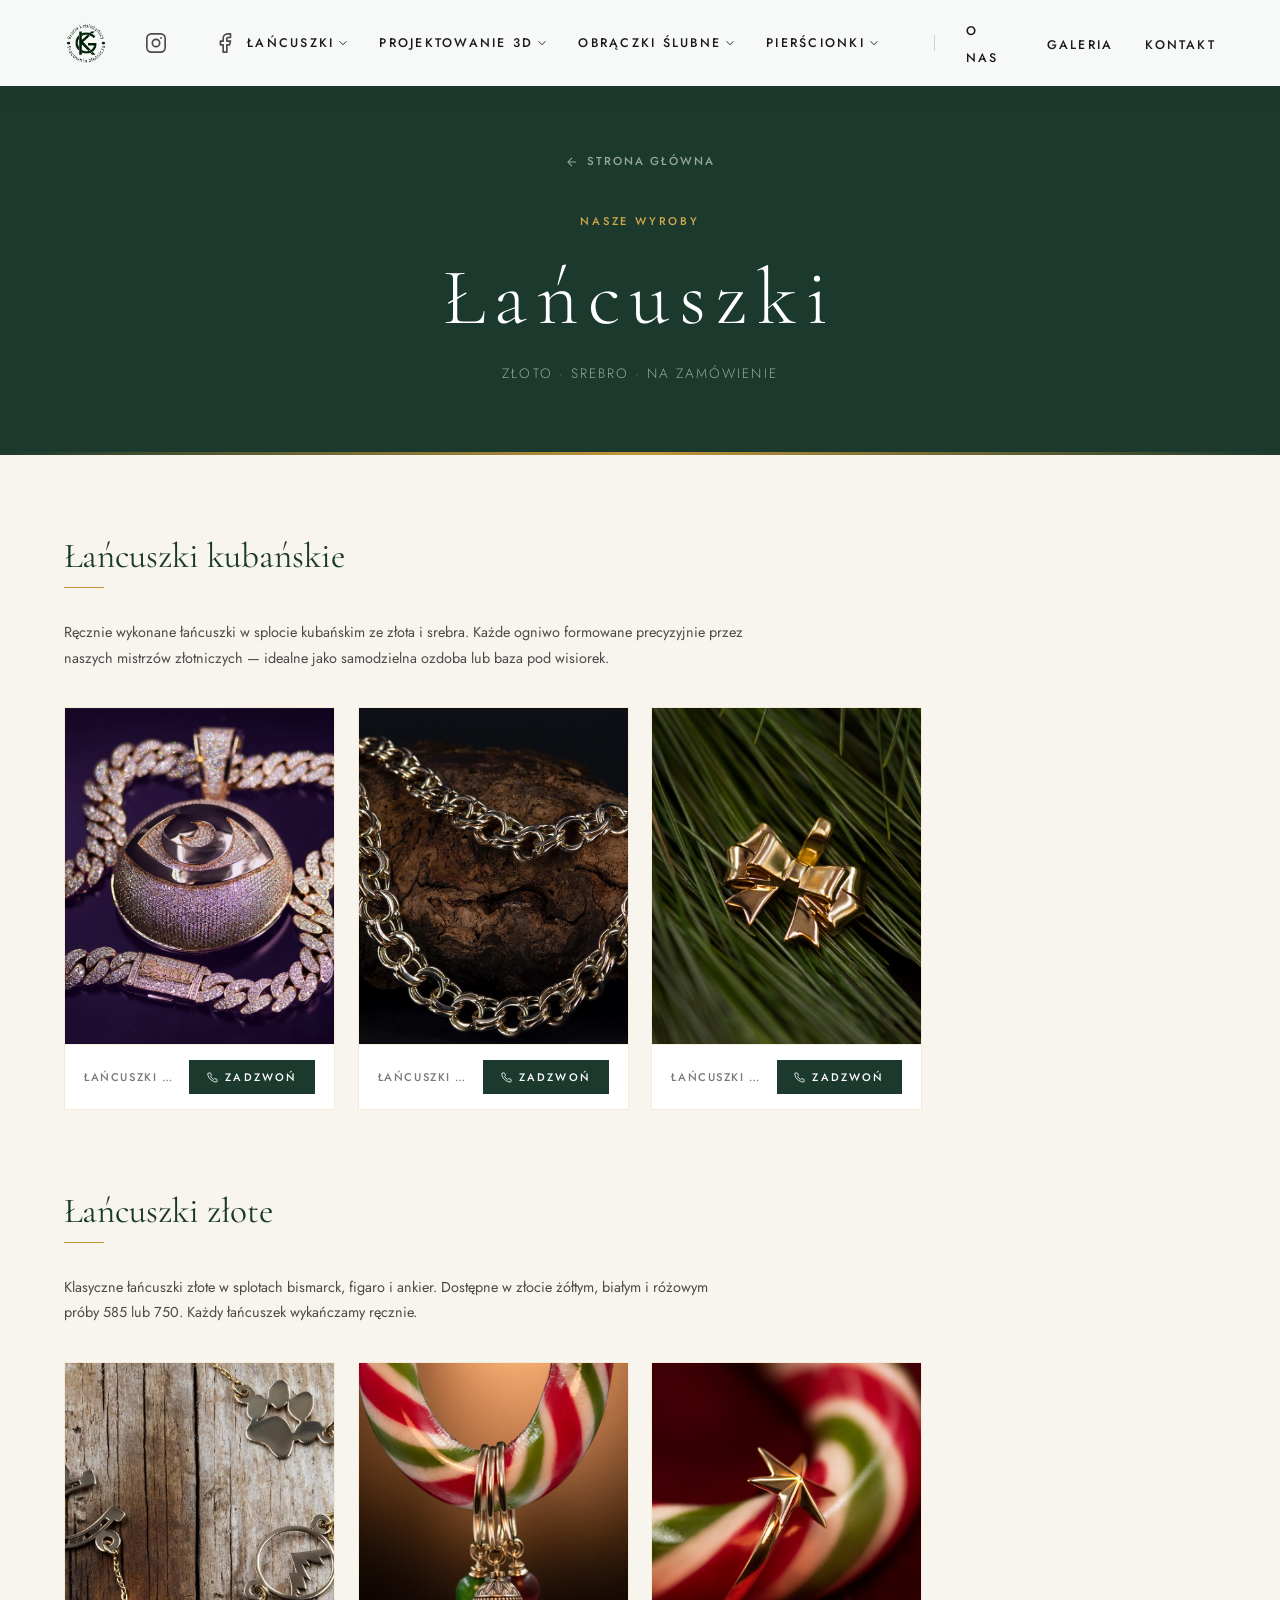
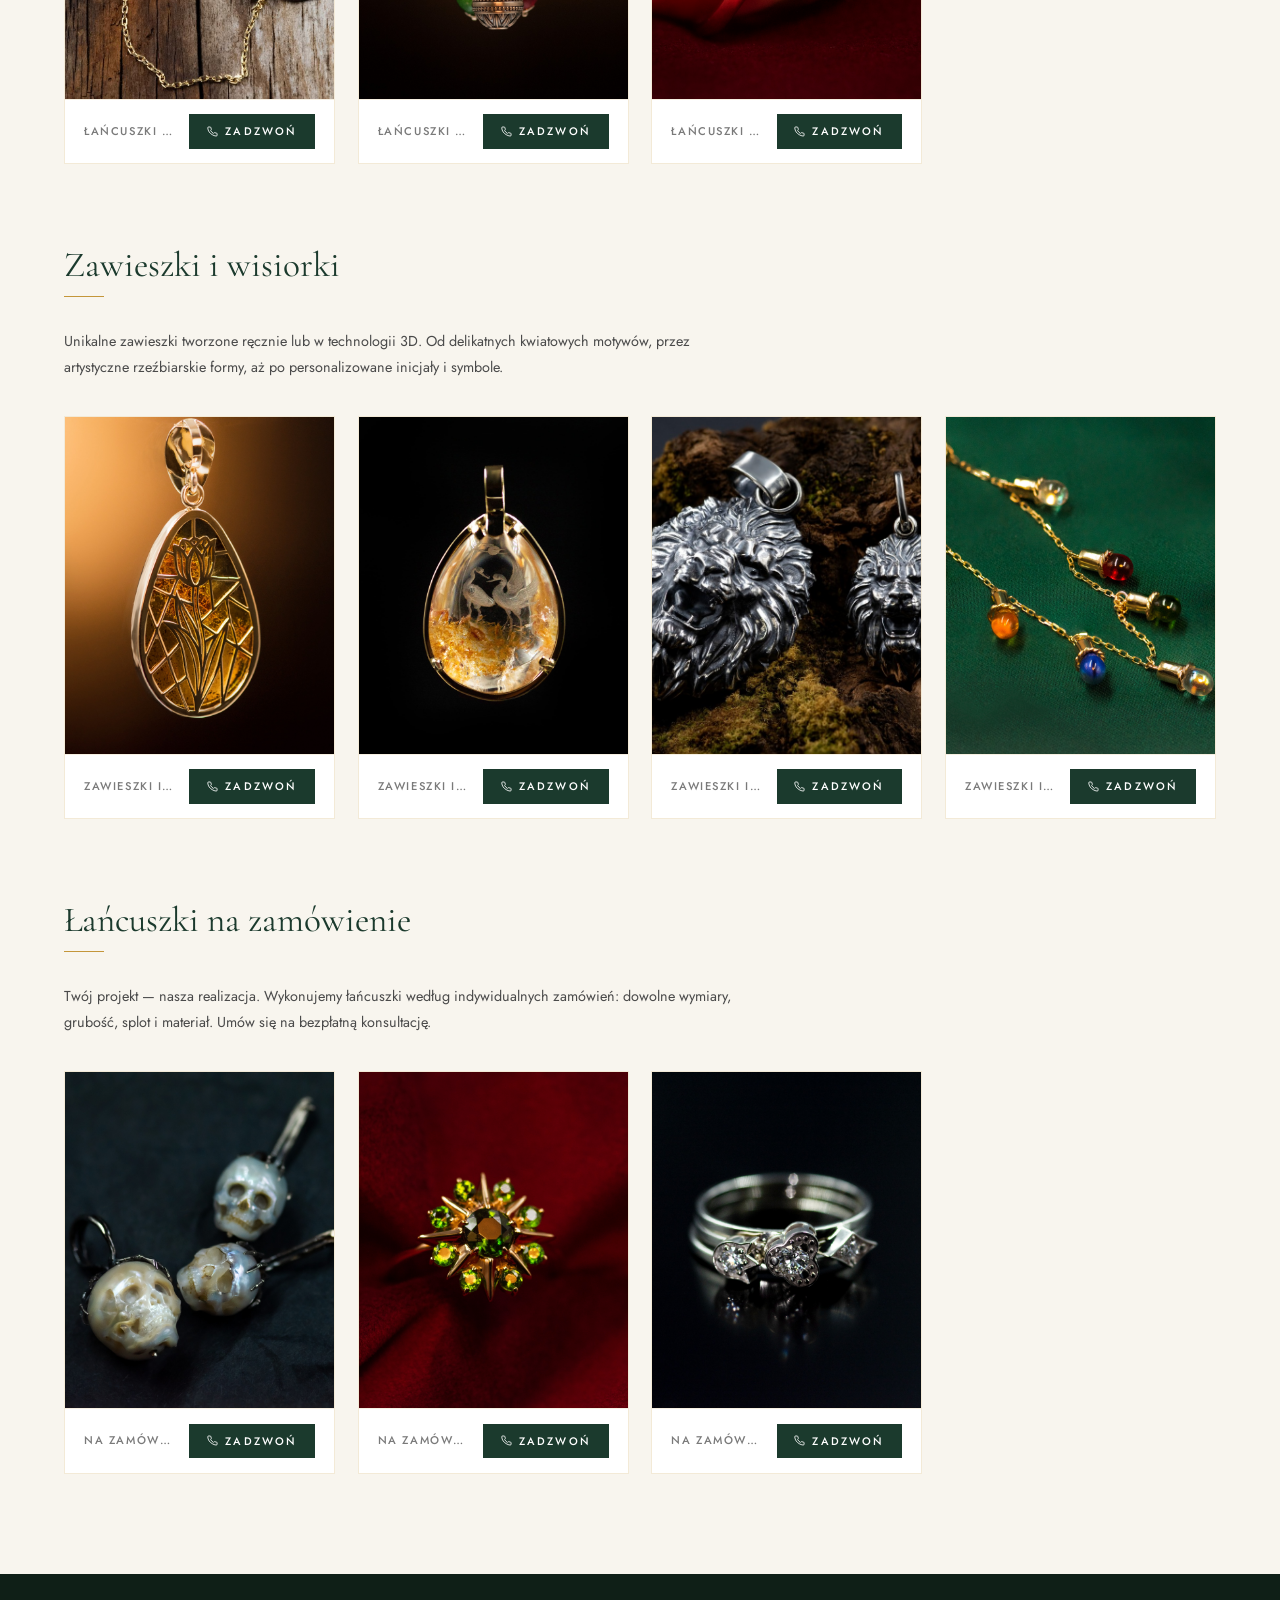
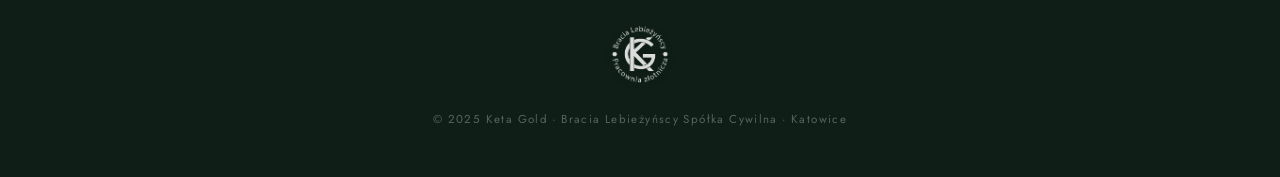
<file: lancuszki.html>
<!DOCTYPE html>
<html lang="pl">
<head>
  <meta charset="UTF-8" />
  <meta name="viewport" content="width=device-width, initial-scale=1.0" />
  <meta name="description" content="Łańcuszki złote i srebrne – Keta Gold Katowice. Kubańskie, złote, zawieszki i wisiorki na zamówienie. Ręczne wykonanie, projektowanie 3D." />
  <title>Łańcuszki – Keta Gold | Katowice</title>
  <link rel="preconnect" href="https://fonts.googleapis.com" />
  <link rel="preconnect" href="https://fonts.gstatic.com" crossorigin />
  <link href="https://fonts.googleapis.com/css2?family=Cormorant+Garamond:ital,wght@0,300;0,400;0,500;1,300;1,400&family=Jost:wght@300;400;500&display=swap" rel="stylesheet" />
  <link rel="stylesheet" href="css/style.css" />
</head>
<body>

  <!-- NAVIGATION -->
  <nav class="nav" id="nav">
    <div class="nav__inner">
      <div class="nav__brand">
        <a href="index.html" class="nav__logo" aria-label="Keta Gold – strona główna">
          <img src="images/logo.png" alt="Keta Gold logo" />
        </a>
        <div class="nav__socials">
          <div class="nav__social-item">
            <a href="https://www.instagram.com/ketagoldjewellery/" target="_blank" rel="noopener" class="nav__social-icon" aria-label="Instagram">
              <svg viewBox="0 0 24 24" fill="none"><rect x="2" y="2" width="20" height="20" rx="5" ry="5" stroke="currentColor" stroke-width="1.8"/><circle cx="12" cy="12" r="4" stroke="currentColor" stroke-width="1.8"/><circle cx="17.5" cy="6.5" r="1" fill="currentColor"/></svg>
            </a>
          </div>
          <div class="nav__social-item">
            <a href="https://www.facebook.com/ketagoldjewellery/" target="_blank" rel="noopener" class="nav__social-icon" aria-label="Facebook">
              <svg viewBox="0 0 24 24" fill="none"><path d="M18 2h-3a5 5 0 0 0-5 5v3H7v4h3v8h4v-8h3l1-4h-4V7a1 1 0 0 1 1-1h3z" stroke="currentColor" stroke-width="1.8" stroke-linejoin="round"/></svg>
            </a>
          </div>
        </div>
      </div>
      <div class="nav__menu">
        <ul class="nav__group nav__group--services">
          <li class="nav__has-dropdown">
            <span class="nav__dropdown-trigger">Łańcuszki <svg viewBox="0 0 12 8" fill="none"><path d="M1 1l5 5 5-5" stroke="currentColor" stroke-width="1.5" stroke-linecap="round"/></svg></span>
            <div class="nav__dropdown">
              <a href="lancuszki.html#lancuszki-kubanie">Łańcuszki kubańskie</a>
              <a href="lancuszki.html#lancuszki-zlote">Łańcuszki złote</a>
              <a href="lancuszki.html#lancuszki-zawieszki">Zawieszki i wisiorki</a>
              <a href="lancuszki.html#lancuszki-zamow">Na zamówienie</a>
            </div>
          </li>
          <li class="nav__has-dropdown">
            <span class="nav__dropdown-trigger">Projektowanie 3D <svg viewBox="0 0 12 8" fill="none"><path d="M1 1l5 5 5-5" stroke="currentColor" stroke-width="1.5" stroke-linecap="round"/></svg></span>
            <div class="nav__dropdown">
              <a href="projektowanie-3d.html#3d-modelowanie">Modelowanie cyfrowe</a>
              <a href="projektowanie-3d.html#3d-odlew">Odlew jubilerski</a>
              <a href="projektowanie-3d.html#3d-grawerowanie">Grawerowanie</a>
              <a href="projektowanie-3d.html#3d-personalizowane">Projekty personalizowane</a>
            </div>
          </li>
          <li class="nav__has-dropdown">
            <span class="nav__dropdown-trigger">Obrączki ślubne <svg viewBox="0 0 12 8" fill="none"><path d="M1 1l5 5 5-5" stroke="currentColor" stroke-width="1.5" stroke-linecap="round"/></svg></span>
            <div class="nav__dropdown">
              <a href="obraczki.html#obr-zloto">Złoto żółte</a>
              <a href="obraczki.html#obr-biale">Białe złoto</a>
              <a href="obraczki.html#obr-rozowe">Różowe złoto</a>
              <a href="obraczki.html#obr-kamienie">Z kamieniami szlachetnymi</a>
            </div>
          </li>
          <li class="nav__has-dropdown">
            <span class="nav__dropdown-trigger">Pierścionki <svg viewBox="0 0 12 8" fill="none"><path d="M1 1l5 5 5-5" stroke="currentColor" stroke-width="1.5" stroke-linecap="round"/></svg></span>
            <div class="nav__dropdown">
              <a href="pierscionki.html#pier-soliter">Soliter</a>
              <a href="pierscionki.html#pier-kolorowe">Z kamieniami kolorowymi</a>
              <a href="pierscionki.html#pier-autorskie">Projekty autorskie</a>
              <a href="pierscionki.html#pier-zamow">Na zamówienie</a>
            </div>
          </li>
        </ul>
        <ul class="nav__group nav__group--links">
          <li><a href="index.html#o-nas">O nas</a></li>
          <li><a href="index.html#galeria">Galeria</a></li>
          <li><a href="index.html#kontakt">Kontakt</a></li>
        </ul>
      </div>
      <button class="nav__hamburger" aria-label="Menu" aria-expanded="false">
        <span></span><span></span><span></span>
      </button>
    </div>
  </nav>

  <!-- MOBILE MENU -->
  <nav class="nav__mobile" aria-hidden="true">
    <a href="index.html#o-nas">O nas</a>
    <a href="lancuszki.html">Łańcuszki</a>
    <a href="obraczki.html">Obrączki ślubne</a>
    <a href="pierscionki.html">Pierścionki</a>
    <a href="projektowanie-3d.html">Projektowanie 3D</a>
    <a href="index.html#galeria">Galeria</a>
    <a href="index.html#kontakt">Kontakt</a>
    <div class="nav__mobile__contact">
      <a href="tel:+48730383649">730 383 649</a>
    </div>
  </nav>

  <!-- PAGE HERO -->
  <div class="service-hero">
    <div class="container">
      <a href="index.html" class="service-back">
        <svg viewBox="0 0 24 24" fill="none" stroke="currentColor" stroke-width="1.8"><path d="M19 12H5M12 5l-7 7 7 7"/></svg>
        Strona główna
      </a>
      <span class="section-label">Nasze wyroby</span>
      <h1 class="service-hero__title">Łańcuszki</h1>
      <p class="service-hero__sub">Złoto · Srebro · Na zamówienie</p>
    </div>
  </div>

  <!-- CONTENT -->
  <section class="service-content">
    <div class="container">

      <!-- Łańcuszki kubańskie -->
      <div class="service-product" id="lancuszki-kubanie">
        <div class="service-product__header">
          <h2 class="service-product__title">Łańcuszki kubańskie</h2>
        </div>
        <div class="service-product__line"></div>
        <p class="service-product__desc">Ręcznie wykonane łańcuszki w splocie kubańskim ze złota i srebra. Każde ogniwo formowane precyzyjnie przez naszych mistrzów złotniczych — idealne jako samodzielna ozdoba lub baza pod wisiorek.</p>
        <div class="photo-grid">
          <div class="photo-card">
            <div class="photo-card__img-wrap">
              <img src="images/464922204_18045934484076803_7547638130621449087_n.jpg" alt="Łańcuszek kubański" loading="lazy" />
              <div class="photo-card__overlay"><span class="photo-card__name">Łańcuszki kubańskie</span><p class="photo-card__info">Masywny łańcuszek w splocie kubańskim ze złota 585. Ogniwa formowane ręcznie przez naszych mistrzów złotniczych.</p></div>
            </div>
            <div class="photo-card__footer">
              <span class="photo-card__label">Łańcuszki kubańskie</span>
              <a href="tel:+48730383649" class="photo-card__call"><svg viewBox="0 0 24 24" fill="none" stroke="currentColor" stroke-width="1.8"><path d="M22 16.92v3a2 2 0 0 1-2.18 2 19.79 19.79 0 0 1-8.63-3.07A19.5 19.5 0 0 1 4.69 13a19.79 19.79 0 0 1-3.07-8.67A2 2 0 0 1 3.6 2.18h3a2 2 0 0 1 2 1.72c.127.96.361 1.903.7 2.81a2 2 0 0 1-.45 2.11L7.91 9.91a16 16 0 0 0 6.16 6.16l.95-.95a2 2 0 0 1 2.11-.45c.907.339 1.85.573 2.81.7A2 2 0 0 1 22 16.92z"/></svg>Zadzwoń</a>
            </div>
          </div>
          <div class="photo-card">
            <div class="photo-card__img-wrap">
              <img src="images/652132724_18089830217159542_1958357042268693419_n.jpg" alt="Łańcuszek kubański złoty" loading="lazy" />
              <div class="photo-card__overlay"><span class="photo-card__name">Łańcuszki kubańskie</span><p class="photo-card__info">Splot kubański z żółtego złota próby 750 – elegancja i siła w jednym. Każde ogniwo precyzyjnie wykończone.</p></div>
            </div>
            <div class="photo-card__footer">
              <span class="photo-card__label">Łańcuszki kubańskie</span>
              <a href="tel:+48730383649" class="photo-card__call"><svg viewBox="0 0 24 24" fill="none" stroke="currentColor" stroke-width="1.8"><path d="M22 16.92v3a2 2 0 0 1-2.18 2 19.79 19.79 0 0 1-8.63-3.07A19.5 19.5 0 0 1 4.69 13a19.79 19.79 0 0 1-3.07-8.67A2 2 0 0 1 3.6 2.18h3a2 2 0 0 1 2 1.72c.127.96.361 1.903.7 2.81a2 2 0 0 1-.45 2.11L7.91 9.91a16 16 0 0 0 6.16 6.16l.95-.95a2 2 0 0 1 2.11-.45c.907.339 1.85.573 2.81.7A2 2 0 0 1 22 16.92z"/></svg>Zadzwoń</a>
            </div>
          </div>
          <div class="photo-card">
            <div class="photo-card__img-wrap">
              <img src="images/596610791_1704964314118481_8191348050081366082_n.jpg" alt="Łańcuszek kubański ręczny" loading="lazy" />
              <div class="photo-card__overlay"><span class="photo-card__name">Łańcuszki kubańskie</span><p class="photo-card__info">Łańcuszek kubański z różowego złota – ciepłe tony i wyjątkowy charakter. Dostępny w różnych grubościach.</p></div>
            </div>
            <div class="photo-card__footer">
              <span class="photo-card__label">Łańcuszki kubańskie</span>
              <a href="tel:+48730383649" class="photo-card__call"><svg viewBox="0 0 24 24" fill="none" stroke="currentColor" stroke-width="1.8"><path d="M22 16.92v3a2 2 0 0 1-2.18 2 19.79 19.79 0 0 1-8.63-3.07A19.5 19.5 0 0 1 4.69 13a19.79 19.79 0 0 1-3.07-8.67A2 2 0 0 1 3.6 2.18h3a2 2 0 0 1 2 1.72c.127.96.361 1.903.7 2.81a2 2 0 0 1-.45 2.11L7.91 9.91a16 16 0 0 0 6.16 6.16l.95-.95a2 2 0 0 1 2.11-.45c.907.339 1.85.573 2.81.7A2 2 0 0 1 22 16.92z"/></svg>Zadzwoń</a>
            </div>
          </div>
        </div>
      </div>

      <!-- Łańcuszki złote -->
      <div class="service-product" id="lancuszki-zlote">
        <div class="service-product__header">
          <h2 class="service-product__title">Łańcuszki złote</h2>
        </div>
        <div class="service-product__line"></div>
        <p class="service-product__desc">Klasyczne łańcuszki złote w splotach bismarck, figaro i ankier. Dostępne w złocie żółtym, białym i różowym próby 585 lub 750. Każdy łańcuszek wykańczamy ręcznie.</p>
        <div class="photo-grid">
          <div class="photo-card">
            <div class="photo-card__img-wrap">
              <img src="images/649218822_18013255367672607_7876714700084012522_n.jpg" alt="Złoty łańcuszek z zawieszkami" loading="lazy" />
              <div class="photo-card__overlay"><span class="photo-card__name">Łańcuszki złote</span><p class="photo-card__info">Klasyczny łańcuszek złoty z zawieszkami. Złoto żółte 585, ręczne wykończenie każdego ogniwa.</p></div>
            </div>
            <div class="photo-card__footer">
              <span class="photo-card__label">Łańcuszki złote</span>
              <a href="tel:+48730383649" class="photo-card__call"><svg viewBox="0 0 24 24" fill="none" stroke="currentColor" stroke-width="1.8"><path d="M22 16.92v3a2 2 0 0 1-2.18 2 19.79 19.79 0 0 1-8.63-3.07A19.5 19.5 0 0 1 4.69 13a19.79 19.79 0 0 1-3.07-8.67A2 2 0 0 1 3.6 2.18h3a2 2 0 0 1 2 1.72c.127.96.361 1.903.7 2.81a2 2 0 0 1-.45 2.11L7.91 9.91a16 16 0 0 0 6.16 6.16l.95-.95a2 2 0 0 1 2.11-.45c.907.339 1.85.573 2.81.7A2 2 0 0 1 22 16.92z"/></svg>Zadzwoń</a>
            </div>
          </div>
          <div class="photo-card">
            <div class="photo-card__img-wrap">
              <img src="images/597553336_1705880320693547_6138536106631613631_n.jpg" alt="Łańcuszek złoty figaro" loading="lazy" />
              <div class="photo-card__overlay"><span class="photo-card__name">Łańcuszki złote</span><p class="photo-card__info">Łańcuszek w splocie figaro z żółtego złota 585 – subtelny i kobiecy design, ponadczasowa klasyka.</p></div>
            </div>
            <div class="photo-card__footer">
              <span class="photo-card__label">Łańcuszki złote</span>
              <a href="tel:+48730383649" class="photo-card__call"><svg viewBox="0 0 24 24" fill="none" stroke="currentColor" stroke-width="1.8"><path d="M22 16.92v3a2 2 0 0 1-2.18 2 19.79 19.79 0 0 1-8.63-3.07A19.5 19.5 0 0 1 4.69 13a19.79 19.79 0 0 1-3.07-8.67A2 2 0 0 1 3.6 2.18h3a2 2 0 0 1 2 1.72c.127.96.361 1.903.7 2.81a2 2 0 0 1-.45 2.11L7.91 9.91a16 16 0 0 0 6.16 6.16l.95-.95a2 2 0 0 1 2.11-.45c.907.339 1.85.573 2.81.7A2 2 0 0 1 22 16.92z"/></svg>Zadzwoń</a>
            </div>
          </div>
          <div class="photo-card">
            <div class="photo-card__img-wrap">
              <img src="images/598579502_1706583243956588_2489800773339215270_n.jpg" alt="Łańcuszek złoty bismarck" loading="lazy" />
              <div class="photo-card__overlay"><span class="photo-card__name">Łańcuszki złote</span><p class="photo-card__info">Bismarck z białego złota – masywna forma, szlachetny platynowy połysk. Ręcznie wykończony.</p></div>
            </div>
            <div class="photo-card__footer">
              <span class="photo-card__label">Łańcuszki złote</span>
              <a href="tel:+48730383649" class="photo-card__call"><svg viewBox="0 0 24 24" fill="none" stroke="currentColor" stroke-width="1.8"><path d="M22 16.92v3a2 2 0 0 1-2.18 2 19.79 19.79 0 0 1-8.63-3.07A19.5 19.5 0 0 1 4.69 13a19.79 19.79 0 0 1-3.07-8.67A2 2 0 0 1 3.6 2.18h3a2 2 0 0 1 2 1.72c.127.96.361 1.903.7 2.81a2 2 0 0 1-.45 2.11L7.91 9.91a16 16 0 0 0 6.16 6.16l.95-.95a2 2 0 0 1 2.11-.45c.907.339 1.85.573 2.81.7A2 2 0 0 1 22 16.92z"/></svg>Zadzwoń</a>
            </div>
          </div>
        </div>
      </div>

      <!-- Zawieszki i wisiorki -->
      <div class="service-product" id="lancuszki-zawieszki">
        <div class="service-product__header">
          <h2 class="service-product__title">Zawieszki i wisiorki</h2>
        </div>
        <div class="service-product__line"></div>
        <p class="service-product__desc">Unikalne zawieszki tworzone ręcznie lub w technologii 3D. Od delikatnych kwiatowych motywów, przez artystyczne rzeźbiarskie formy, aż po personalizowane inicjały i symbole.</p>
        <div class="photo-grid">
          <div class="photo-card">
            <div class="photo-card__img-wrap">
              <img src="images/652395713_1790529945561917_4396226358533787911_n.jpg" alt="Zawieszki złote" loading="lazy" />
              <div class="photo-card__overlay"><span class="photo-card__name">Zawieszki i wisiorki</span><p class="photo-card__info">Artystyczna zawieszka ze złota z motywem kwiatowym – modelowana ręcznie w naszej pracowni.</p></div>
            </div>
            <div class="photo-card__footer">
              <span class="photo-card__label">Zawieszki i wisiorki</span>
              <a href="tel:+48730383649" class="photo-card__call"><svg viewBox="0 0 24 24" fill="none" stroke="currentColor" stroke-width="1.8"><path d="M22 16.92v3a2 2 0 0 1-2.18 2 19.79 19.79 0 0 1-8.63-3.07A19.5 19.5 0 0 1 4.69 13a19.79 19.79 0 0 1-3.07-8.67A2 2 0 0 1 3.6 2.18h3a2 2 0 0 1 2 1.72c.127.96.361 1.903.7 2.81a2 2 0 0 1-.45 2.11L7.91 9.91a16 16 0 0 0 6.16 6.16l.95-.95a2 2 0 0 1 2.11-.45c.907.339 1.85.573 2.81.7A2 2 0 0 1 22 16.92z"/></svg>Zadzwoń</a>
            </div>
          </div>
          <div class="photo-card">
            <div class="photo-card__img-wrap">
              <img src="images/518396244_1574531230495124_3612413421979046424_n.jpg" alt="Wisiorek grawerowany" loading="lazy" />
              <div class="photo-card__overlay"><span class="photo-card__name">Zawieszki i wisiorki</span><p class="photo-card__info">Wisiorek z grawerunkiem wewnątrz kryształu – unikalne dzieło tworzone na indywidualne zamówienie.</p></div>
            </div>
            <div class="photo-card__footer">
              <span class="photo-card__label">Zawieszki i wisiorki</span>
              <a href="tel:+48730383649" class="photo-card__call"><svg viewBox="0 0 24 24" fill="none" stroke="currentColor" stroke-width="1.8"><path d="M22 16.92v3a2 2 0 0 1-2.18 2 19.79 19.79 0 0 1-8.63-3.07A19.5 19.5 0 0 1 4.69 13a19.79 19.79 0 0 1-3.07-8.67A2 2 0 0 1 3.6 2.18h3a2 2 0 0 1 2 1.72c.127.96.361 1.903.7 2.81a2 2 0 0 1-.45 2.11L7.91 9.91a16 16 0 0 0 6.16 6.16l.95-.95a2 2 0 0 1 2.11-.45c.907.339 1.85.573 2.81.7A2 2 0 0 1 22 16.92z"/></svg>Zadzwoń</a>
            </div>
          </div>
          <div class="photo-card">
            <div class="photo-card__img-wrap">
              <img src="images/620499730_18100132564867793_5886379338599602004_n.jpg" alt="Srebrne wisiorki" loading="lazy" />
              <div class="photo-card__overlay"><span class="photo-card__name">Zawieszki i wisiorki</span><p class="photo-card__info">Srebrne wisiorki z motywem lwa – precyzyjne odlewy jubilerskie, doskonała dbałość o każdy detal.</p></div>
            </div>
            <div class="photo-card__footer">
              <span class="photo-card__label">Zawieszki i wisiorki</span>
              <a href="tel:+48730383649" class="photo-card__call"><svg viewBox="0 0 24 24" fill="none" stroke="currentColor" stroke-width="1.8"><path d="M22 16.92v3a2 2 0 0 1-2.18 2 19.79 19.79 0 0 1-8.63-3.07A19.5 19.5 0 0 1 4.69 13a19.79 19.79 0 0 1-3.07-8.67A2 2 0 0 1 3.6 2.18h3a2 2 0 0 1 2 1.72c.127.96.361 1.903.7 2.81a2 2 0 0 1-.45 2.11L7.91 9.91a16 16 0 0 0 6.16 6.16l.95-.95a2 2 0 0 1 2.11-.45c.907.339 1.85.573 2.81.7A2 2 0 0 1 22 16.92z"/></svg>Zadzwoń</a>
            </div>
          </div>
          <div class="photo-card">
            <div class="photo-card__img-wrap">
              <img src="images/599631199_1712036423411270_6046415144635462184_n.jpg" alt="Wisiorek artystyczny" loading="lazy" />
              <div class="photo-card__overlay"><span class="photo-card__name">Zawieszki i wisiorki</span><p class="photo-card__info">Personalizowana zawieszka ze złota – wyjątkowy prezent z inicjałami lub symbolem osobistym.</p></div>
            </div>
            <div class="photo-card__footer">
              <span class="photo-card__label">Zawieszki i wisiorki</span>
              <a href="tel:+48730383649" class="photo-card__call"><svg viewBox="0 0 24 24" fill="none" stroke="currentColor" stroke-width="1.8"><path d="M22 16.92v3a2 2 0 0 1-2.18 2 19.79 19.79 0 0 1-8.63-3.07A19.5 19.5 0 0 1 4.69 13a19.79 19.79 0 0 1-3.07-8.67A2 2 0 0 1 3.6 2.18h3a2 2 0 0 1 2 1.72c.127.96.361 1.903.7 2.81a2 2 0 0 1-.45 2.11L7.91 9.91a16 16 0 0 0 6.16 6.16l.95-.95a2 2 0 0 1 2.11-.45c.907.339 1.85.573 2.81.7A2 2 0 0 1 22 16.92z"/></svg>Zadzwoń</a>
            </div>
          </div>
        </div>
      </div>

      <!-- Na zamówienie -->
      <div class="service-product" id="lancuszki-zamow">
        <div class="service-product__header">
          <h2 class="service-product__title">Łańcuszki na zamówienie</h2>
        </div>
        <div class="service-product__line"></div>
        <p class="service-product__desc">Twój projekt — nasza realizacja. Wykonujemy łańcuszki według indywidualnych zamówień: dowolne wymiary, grubość, splot i materiał. Umów się na bezpłatną konsultację.</p>
        <div class="photo-grid">
          <div class="photo-card">
            <div class="photo-card__img-wrap">
              <img src="images/550168238_1674901297124783_3264672919285235873_n.jpg" alt="Biżuteria na zamówienie" loading="lazy" />
              <div class="photo-card__overlay"><span class="photo-card__name">Na zamówienie</span><p class="photo-card__info">Biżuteria tworzona od podstaw – Twój projekt, nasza realizacja. Złoto 585 lub 750, dowolny krój.</p></div>
            </div>
            <div class="photo-card__footer">
              <span class="photo-card__label">Na zamówienie</span>
              <a href="tel:+48730383649" class="photo-card__call"><svg viewBox="0 0 24 24" fill="none" stroke="currentColor" stroke-width="1.8"><path d="M22 16.92v3a2 2 0 0 1-2.18 2 19.79 19.79 0 0 1-8.63-3.07A19.5 19.5 0 0 1 4.69 13a19.79 19.79 0 0 1-3.07-8.67A2 2 0 0 1 3.6 2.18h3a2 2 0 0 1 2 1.72c.127.96.361 1.903.7 2.81a2 2 0 0 1-.45 2.11L7.91 9.91a16 16 0 0 0 6.16 6.16l.95-.95a2 2 0 0 1 2.11-.45c.907.339 1.85.573 2.81.7A2 2 0 0 1 22 16.92z"/></svg>Zadzwoń</a>
            </div>
          </div>
          <div class="photo-card">
            <div class="photo-card__img-wrap">
              <img src="images/600882093_1712198243395088_9040872576884795886_n.jpg" alt="Łańcuszek indywidualny" loading="lazy" />
              <div class="photo-card__overlay"><span class="photo-card__name">Na zamówienie</span><p class="photo-card__info">Każdy łańcuszek na zamówienie to unikalne dzieło. Bezpłatna konsultacja w naszym salonie.</p></div>
            </div>
            <div class="photo-card__footer">
              <span class="photo-card__label">Na zamówienie</span>
              <a href="tel:+48730383649" class="photo-card__call"><svg viewBox="0 0 24 24" fill="none" stroke="currentColor" stroke-width="1.8"><path d="M22 16.92v3a2 2 0 0 1-2.18 2 19.79 19.79 0 0 1-8.63-3.07A19.5 19.5 0 0 1 4.69 13a19.79 19.79 0 0 1-3.07-8.67A2 2 0 0 1 3.6 2.18h3a2 2 0 0 1 2 1.72c.127.96.361 1.903.7 2.81a2 2 0 0 1-.45 2.11L7.91 9.91a16 16 0 0 0 6.16 6.16l.95-.95a2 2 0 0 1 2.11-.45c.907.339 1.85.573 2.81.7A2 2 0 0 1 22 16.92z"/></svg>Zadzwoń</a>
            </div>
          </div>
          <div class="photo-card">
            <div class="photo-card__img-wrap">
              <img src="images/602293834_1714791853135727_2847569114641339693_n.jpg" alt="Projekt indywidualny" loading="lazy" />
              <div class="photo-card__overlay"><span class="photo-card__name">Na zamówienie</span><p class="photo-card__info">Wykonujemy łańcuszki w dowolnym splocie, grubości i metalu szlachetnym. Projekt 3D w cenie.</p></div>
            </div>
            <div class="photo-card__footer">
              <span class="photo-card__label">Na zamówienie</span>
              <a href="tel:+48730383649" class="photo-card__call"><svg viewBox="0 0 24 24" fill="none" stroke="currentColor" stroke-width="1.8"><path d="M22 16.92v3a2 2 0 0 1-2.18 2 19.79 19.79 0 0 1-8.63-3.07A19.5 19.5 0 0 1 4.69 13a19.79 19.79 0 0 1-3.07-8.67A2 2 0 0 1 3.6 2.18h3a2 2 0 0 1 2 1.72c.127.96.361 1.903.7 2.81a2 2 0 0 1-.45 2.11L7.91 9.91a16 16 0 0 0 6.16 6.16l.95-.95a2 2 0 0 1 2.11-.45c.907.339 1.85.573 2.81.7A2 2 0 0 1 22 16.92z"/></svg>Zadzwoń</a>
            </div>
          </div>
        </div>
      </div>

    </div>
  </section>

  <!-- FOOTER -->
  <footer class="footer">
    <div class="container">
      <div class="footer__logo">
        <img src="images/logo.png" alt="Keta Gold" />
      </div>
      <p class="footer__copy">&copy; 2025 Keta Gold · Bracia Lebieżyńscy Spółka Cywilna · Katowice</p>
    </div>
  </footer>

  <script src="js/main.js"></script>
</body>
</html>
</file>
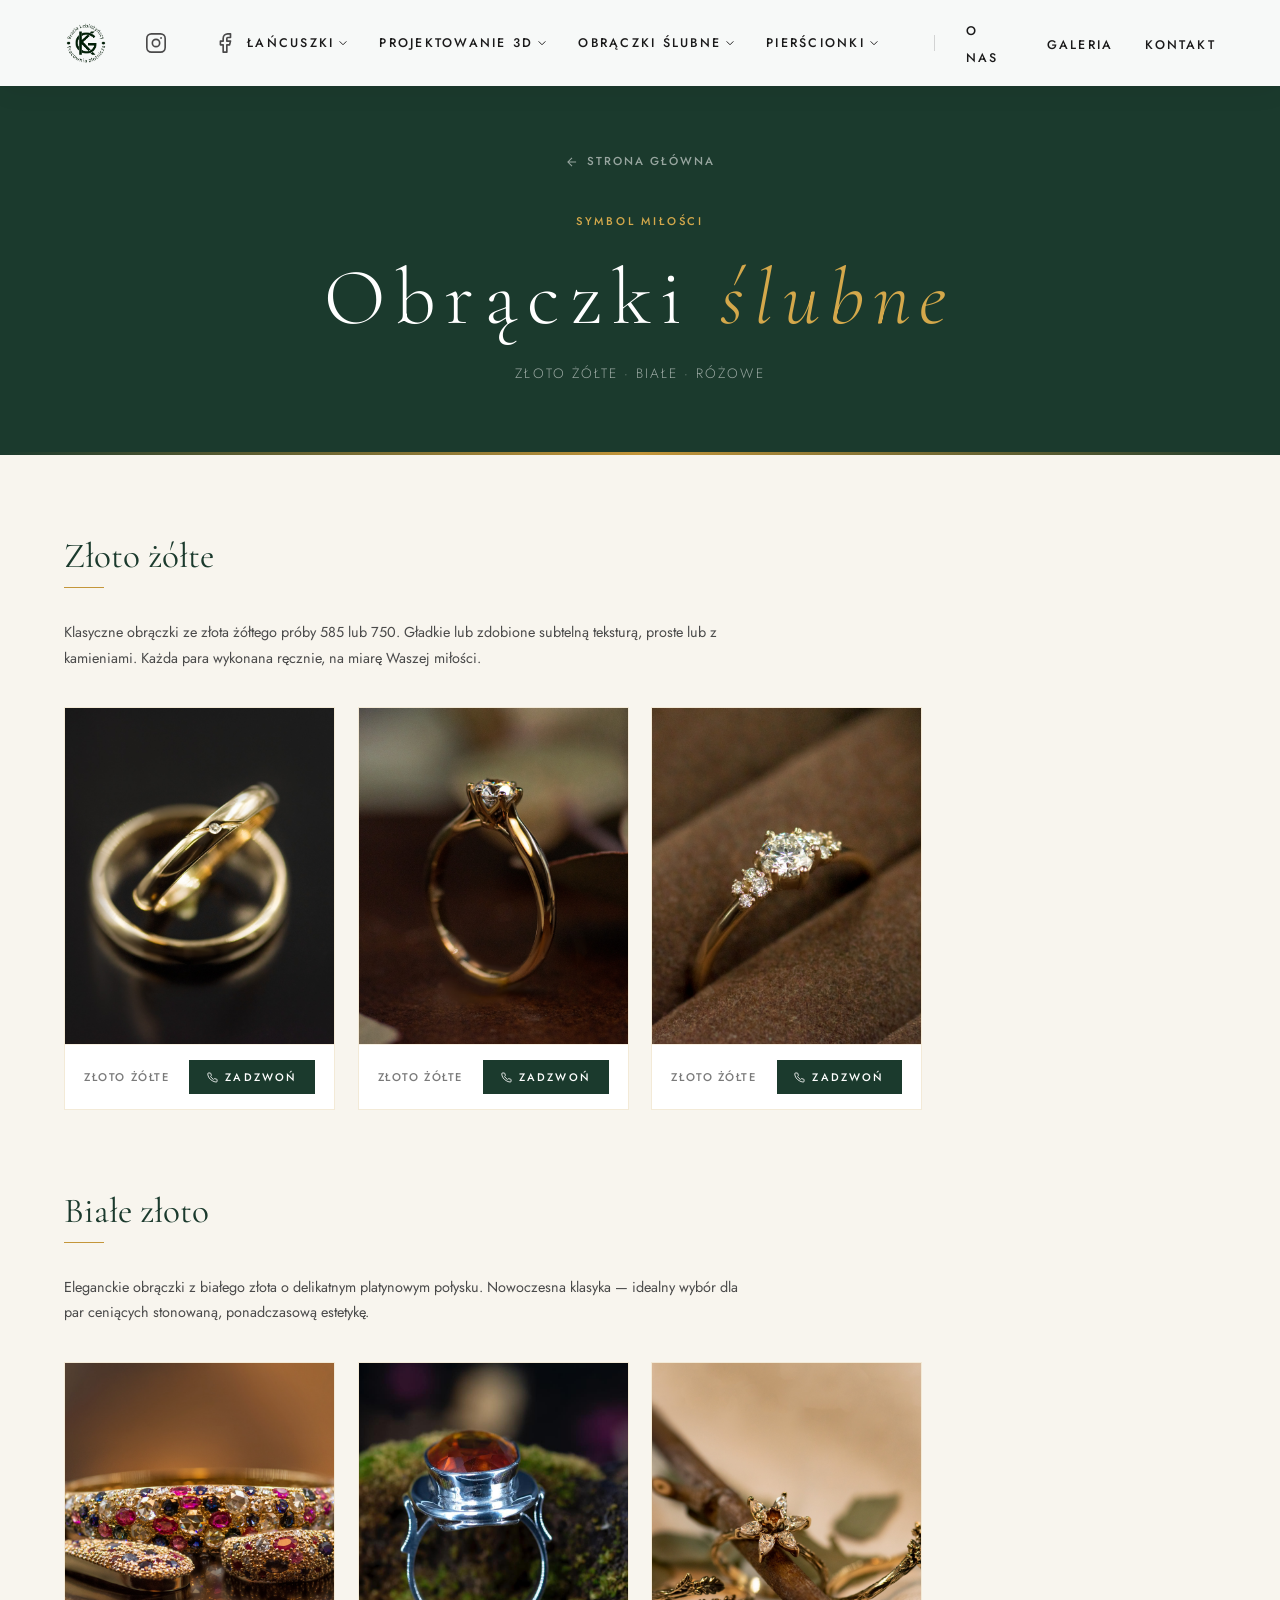
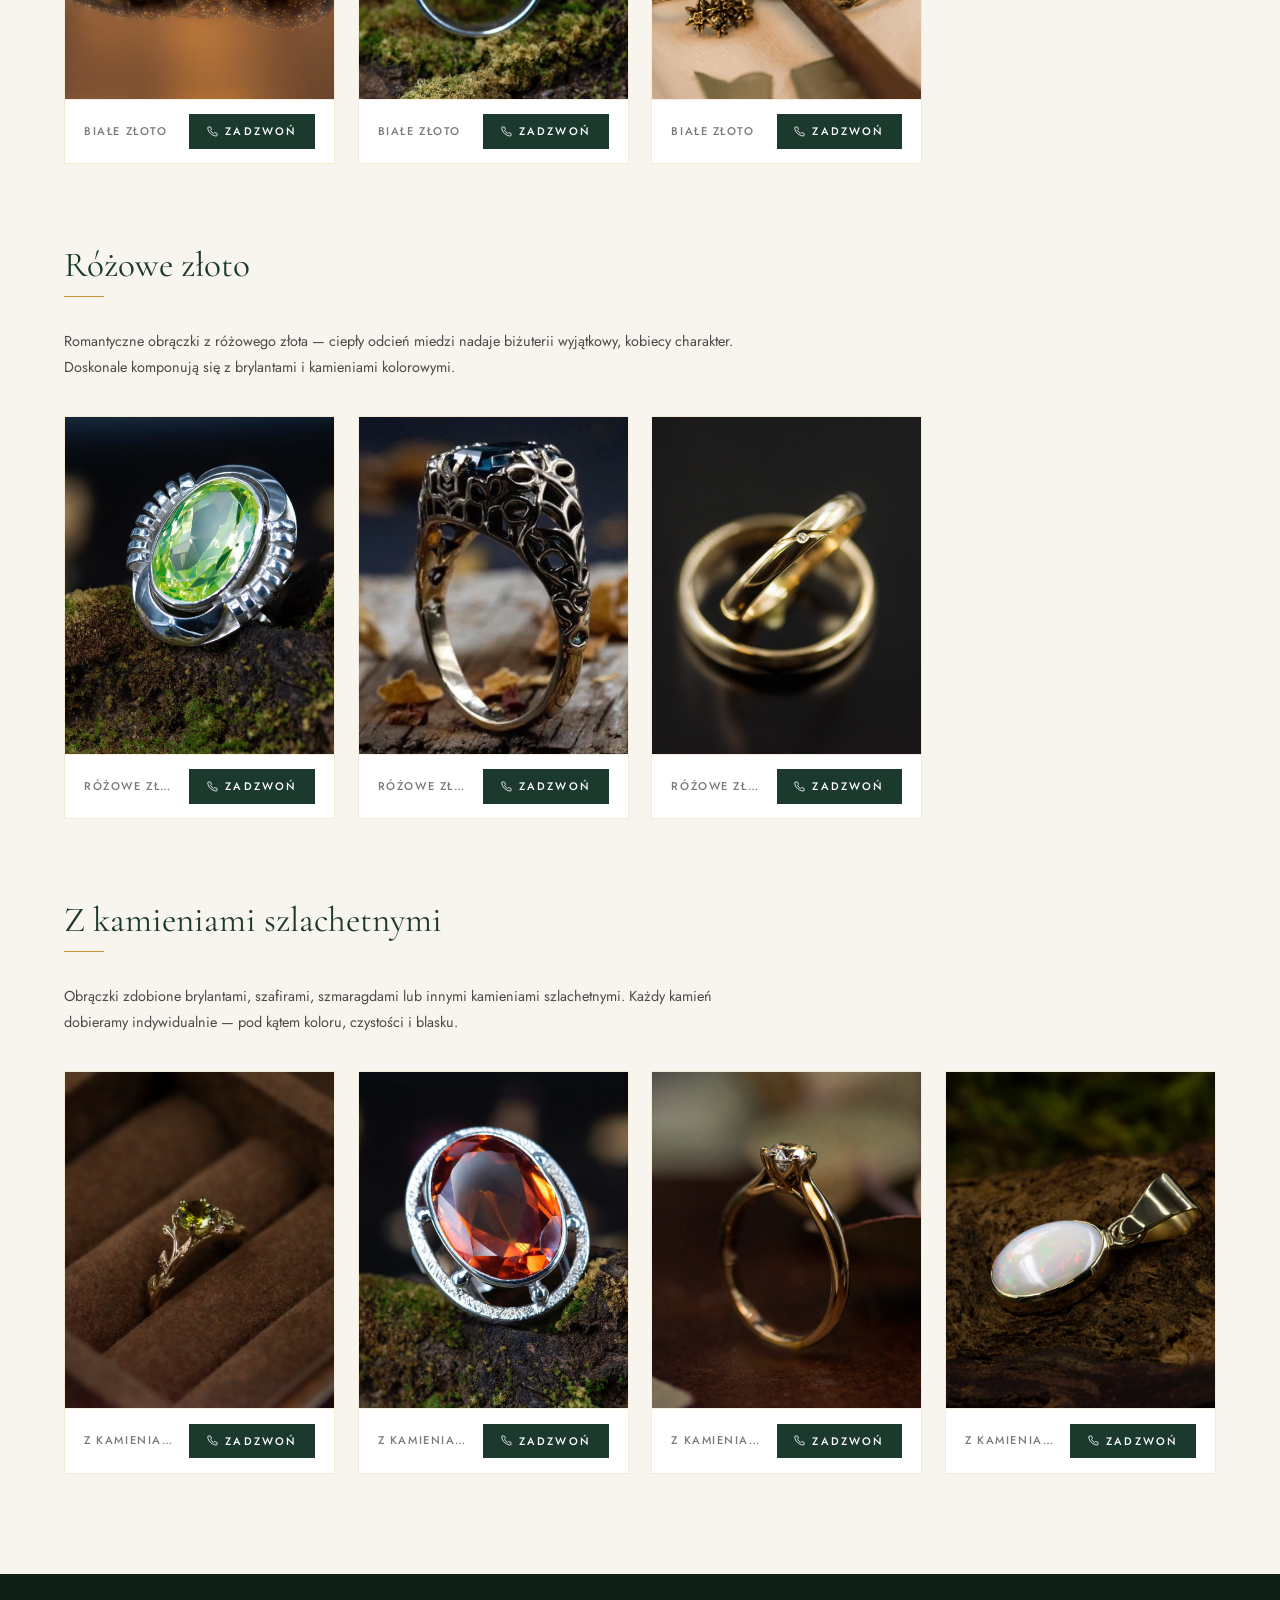
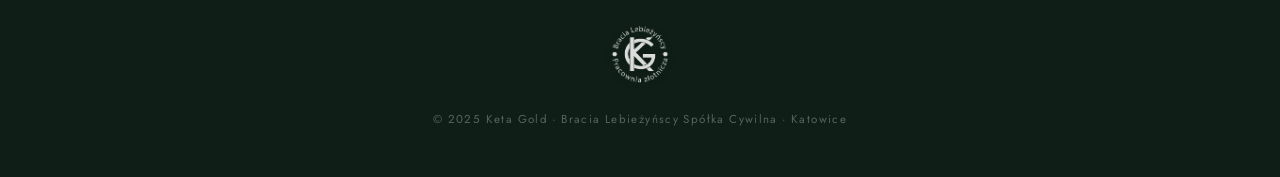
<file: obraczki.html>
<!DOCTYPE html>
<html lang="pl">
<head>
  <meta charset="UTF-8" />
  <meta name="viewport" content="width=device-width, initial-scale=1.0" />
  <meta name="description" content="Obrączki ślubne – Keta Gold Katowice. Złoto żółte, białe, różowe i z kamieniami szlachetnymi. Ręczne wykonanie na zamówienie." />
  <title>Obrączki ślubne – Keta Gold | Katowice</title>
  <link rel="preconnect" href="https://fonts.googleapis.com" />
  <link rel="preconnect" href="https://fonts.gstatic.com" crossorigin />
  <link href="https://fonts.googleapis.com/css2?family=Cormorant+Garamond:ital,wght@0,300;0,400;0,500;1,300;1,400&family=Jost:wght@300;400;500&display=swap" rel="stylesheet" />
  <link rel="stylesheet" href="css/style.css" />
</head>
<body>

  <!-- NAVIGATION -->
  <nav class="nav" id="nav">
    <div class="nav__inner">
      <div class="nav__brand">
        <a href="index.html" class="nav__logo" aria-label="Keta Gold – strona główna">
          <img src="images/logo.png" alt="Keta Gold logo" />
        </a>
        <div class="nav__socials">
          <div class="nav__social-item">
            <a href="https://www.instagram.com/ketagoldjewellery/" target="_blank" rel="noopener" class="nav__social-icon" aria-label="Instagram">
              <svg viewBox="0 0 24 24" fill="none"><rect x="2" y="2" width="20" height="20" rx="5" ry="5" stroke="currentColor" stroke-width="1.8"/><circle cx="12" cy="12" r="4" stroke="currentColor" stroke-width="1.8"/><circle cx="17.5" cy="6.5" r="1" fill="currentColor"/></svg>
            </a>
          </div>
          <div class="nav__social-item">
            <a href="https://www.facebook.com/ketagoldjewellery/" target="_blank" rel="noopener" class="nav__social-icon" aria-label="Facebook">
              <svg viewBox="0 0 24 24" fill="none"><path d="M18 2h-3a5 5 0 0 0-5 5v3H7v4h3v8h4v-8h3l1-4h-4V7a1 1 0 0 1 1-1h3z" stroke="currentColor" stroke-width="1.8" stroke-linejoin="round"/></svg>
            </a>
          </div>
        </div>
      </div>
      <div class="nav__menu">
        <ul class="nav__group nav__group--services">
          <li class="nav__has-dropdown">
            <span class="nav__dropdown-trigger">Łańcuszki <svg viewBox="0 0 12 8" fill="none"><path d="M1 1l5 5 5-5" stroke="currentColor" stroke-width="1.5" stroke-linecap="round"/></svg></span>
            <div class="nav__dropdown">
              <a href="lancuszki.html#lancuszki-kubanie">Łańcuszki kubańskie</a>
              <a href="lancuszki.html#lancuszki-zlote">Łańcuszki złote</a>
              <a href="lancuszki.html#lancuszki-zawieszki">Zawieszki i wisiorki</a>
              <a href="lancuszki.html#lancuszki-zamow">Na zamówienie</a>
            </div>
          </li>
          <li class="nav__has-dropdown">
            <span class="nav__dropdown-trigger">Projektowanie 3D <svg viewBox="0 0 12 8" fill="none"><path d="M1 1l5 5 5-5" stroke="currentColor" stroke-width="1.5" stroke-linecap="round"/></svg></span>
            <div class="nav__dropdown">
              <a href="projektowanie-3d.html#3d-modelowanie">Modelowanie cyfrowe</a>
              <a href="projektowanie-3d.html#3d-odlew">Odlew jubilerski</a>
              <a href="projektowanie-3d.html#3d-grawerowanie">Grawerowanie</a>
              <a href="projektowanie-3d.html#3d-personalizowane">Projekty personalizowane</a>
            </div>
          </li>
          <li class="nav__has-dropdown">
            <span class="nav__dropdown-trigger">Obrączki ślubne <svg viewBox="0 0 12 8" fill="none"><path d="M1 1l5 5 5-5" stroke="currentColor" stroke-width="1.5" stroke-linecap="round"/></svg></span>
            <div class="nav__dropdown">
              <a href="obraczki.html#obr-zloto">Złoto żółte</a>
              <a href="obraczki.html#obr-biale">Białe złoto</a>
              <a href="obraczki.html#obr-rozowe">Różowe złoto</a>
              <a href="obraczki.html#obr-kamienie">Z kamieniami szlachetnymi</a>
            </div>
          </li>
          <li class="nav__has-dropdown">
            <span class="nav__dropdown-trigger">Pierścionki <svg viewBox="0 0 12 8" fill="none"><path d="M1 1l5 5 5-5" stroke="currentColor" stroke-width="1.5" stroke-linecap="round"/></svg></span>
            <div class="nav__dropdown">
              <a href="pierscionki.html#pier-soliter">Soliter</a>
              <a href="pierscionki.html#pier-kolorowe">Z kamieniami kolorowymi</a>
              <a href="pierscionki.html#pier-autorskie">Projekty autorskie</a>
              <a href="pierscionki.html#pier-zamow">Na zamówienie</a>
            </div>
          </li>
        </ul>
        <ul class="nav__group nav__group--links">
          <li><a href="index.html#o-nas">O nas</a></li>
          <li><a href="index.html#galeria">Galeria</a></li>
          <li><a href="index.html#kontakt">Kontakt</a></li>
        </ul>
      </div>
      <button class="nav__hamburger" aria-label="Menu" aria-expanded="false">
        <span></span><span></span><span></span>
      </button>
    </div>
  </nav>

  <nav class="nav__mobile" aria-hidden="true">
    <a href="index.html#o-nas">O nas</a>
    <a href="lancuszki.html">Łańcuszki</a>
    <a href="obraczki.html">Obrączki ślubne</a>
    <a href="pierscionki.html">Pierścionki</a>
    <a href="projektowanie-3d.html">Projektowanie 3D</a>
    <a href="index.html#galeria">Galeria</a>
    <a href="index.html#kontakt">Kontakt</a>
    <div class="nav__mobile__contact">
      <a href="tel:+48730383649">730 383 649</a>
    </div>
  </nav>

  <!-- PAGE HERO -->
  <div class="service-hero">
    <div class="container">
      <a href="index.html" class="service-back">
        <svg viewBox="0 0 24 24" fill="none" stroke="currentColor" stroke-width="1.8"><path d="M19 12H5M12 5l-7 7 7 7"/></svg>
        Strona główna
      </a>
      <span class="section-label">Symbol miłości</span>
      <h1 class="service-hero__title">Obrączki <em>ślubne</em></h1>
      <p class="service-hero__sub">Złoto żółte · Białe · Różowe</p>
    </div>
  </div>

  <!-- CONTENT -->
  <section class="service-content">
    <div class="container">

      <!-- Złoto żółte -->
      <div class="service-product" id="obr-zloto">
        <div class="service-product__header">
          <h2 class="service-product__title">Złoto żółte</h2>
        </div>
        <div class="service-product__line"></div>
        <p class="service-product__desc">Klasyczne obrączki ze złota żółtego próby 585 lub 750. Gładkie lub zdobione subtelną teksturą, proste lub z kamieniami. Każda para wykonana ręcznie, na miarę Waszej miłości.</p>
        <div class="photo-grid">
          <div class="photo-card">
            <div class="photo-card__img-wrap">
              <img src="images/654788367_1788681645746747_1018519775686216154_n.jpg" alt="Obrączka złoto żółte" loading="lazy" />
              <div class="photo-card__overlay"><span class="photo-card__name">Złoto żółte</span><p class="photo-card__info">Para obrączek ślubnych ze złota żółtego 585 – eleganckie, gładkie, wykonane z dbałością o każdy detal.</p></div>
            </div>
            <div class="photo-card__footer">
              <span class="photo-card__label">Złoto żółte</span>
              <a href="tel:+48730383649" class="photo-card__call"><svg viewBox="0 0 24 24" fill="none" stroke="currentColor" stroke-width="1.8"><path d="M22 16.92v3a2 2 0 0 1-2.18 2 19.79 19.79 0 0 1-8.63-3.07A19.5 19.5 0 0 1 4.69 13a19.79 19.79 0 0 1-3.07-8.67A2 2 0 0 1 3.6 2.18h3a2 2 0 0 1 2 1.72c.127.96.361 1.903.7 2.81a2 2 0 0 1-.45 2.11L7.91 9.91a16 16 0 0 0 6.16 6.16l.95-.95a2 2 0 0 1 2.11-.45c.907.339 1.85.573 2.81.7A2 2 0 0 1 22 16.92z"/></svg>Zadzwoń</a>
            </div>
          </div>
          <div class="photo-card">
            <div class="photo-card__img-wrap">
              <img src="images/634878974_1764106574870921_2426332589946437043_n.jpg" alt="Para obrączek złoto żółte" loading="lazy" />
              <div class="photo-card__overlay"><span class="photo-card__name">Złoto żółte</span><p class="photo-card__info">Klasyczne obrączki z żółtego złota 585 – gładkie, eleganckie, ponadczasowe. Każda para na miarę.</p></div>
            </div>
            <div class="photo-card__footer">
              <span class="photo-card__label">Złoto żółte</span>
              <a href="tel:+48730383649" class="photo-card__call"><svg viewBox="0 0 24 24" fill="none" stroke="currentColor" stroke-width="1.8"><path d="M22 16.92v3a2 2 0 0 1-2.18 2 19.79 19.79 0 0 1-8.63-3.07A19.5 19.5 0 0 1 4.69 13a19.79 19.79 0 0 1-3.07-8.67A2 2 0 0 1 3.6 2.18h3a2 2 0 0 1 2 1.72c.127.96.361 1.903.7 2.81a2 2 0 0 1-.45 2.11L7.91 9.91a16 16 0 0 0 6.16 6.16l.95-.95a2 2 0 0 1 2.11-.45c.907.339 1.85.573 2.81.7A2 2 0 0 1 22 16.92z"/></svg>Zadzwoń</a>
            </div>
          </div>
          <div class="photo-card">
            <div class="photo-card__img-wrap">
              <img src="images/634918941_1764179864863592_3667874654523804092_n.jpg" alt="Obrączka klasyczna żółte złoto" loading="lazy" />
              <div class="photo-card__overlay"><span class="photo-card__name">Złoto żółte</span><p class="photo-card__info">Obrączki z delikatną teksturą z żółtego złota – dla par ceniących subtelne, niepowtarzalne detale.</p></div>
            </div>
            <div class="photo-card__footer">
              <span class="photo-card__label">Złoto żółte</span>
              <a href="tel:+48730383649" class="photo-card__call"><svg viewBox="0 0 24 24" fill="none" stroke="currentColor" stroke-width="1.8"><path d="M22 16.92v3a2 2 0 0 1-2.18 2 19.79 19.79 0 0 1-8.63-3.07A19.5 19.5 0 0 1 4.69 13a19.79 19.79 0 0 1-3.07-8.67A2 2 0 0 1 3.6 2.18h3a2 2 0 0 1 2 1.72c.127.96.361 1.903.7 2.81a2 2 0 0 1-.45 2.11L7.91 9.91a16 16 0 0 0 6.16 6.16l.95-.95a2 2 0 0 1 2.11-.45c.907.339 1.85.573 2.81.7A2 2 0 0 1 22 16.92z"/></svg>Zadzwoń</a>
            </div>
          </div>
        </div>
      </div>

      <!-- Białe złoto -->
      <div class="service-product" id="obr-biale">
        <div class="service-product__header">
          <h2 class="service-product__title">Białe złoto</h2>
        </div>
        <div class="service-product__line"></div>
        <p class="service-product__desc">Eleganckie obrączki z białego złota o delikatnym platynowym połysku. Nowoczesna klasyka — idealny wybór dla par ceniących stonowaną, ponadczasową estetykę.</p>
        <div class="photo-grid">
          <div class="photo-card">
            <div class="photo-card__img-wrap">
              <img src="images/635986855_1763296951618550_7049143992391440968_n.jpg" alt="Obrączka białe złoto" loading="lazy" />
              <div class="photo-card__overlay"><span class="photo-card__name">Białe złoto</span><p class="photo-card__info">Obrączka z białego złota 585 – nowoczesna elegancja w ponadczasowej, klasycznej formie.</p></div>
            </div>
            <div class="photo-card__footer">
              <span class="photo-card__label">Białe złoto</span>
              <a href="tel:+48730383649" class="photo-card__call"><svg viewBox="0 0 24 24" fill="none" stroke="currentColor" stroke-width="1.8"><path d="M22 16.92v3a2 2 0 0 1-2.18 2 19.79 19.79 0 0 1-8.63-3.07A19.5 19.5 0 0 1 4.69 13a19.79 19.79 0 0 1-3.07-8.67A2 2 0 0 1 3.6 2.18h3a2 2 0 0 1 2 1.72c.127.96.361 1.903.7 2.81a2 2 0 0 1-.45 2.11L7.91 9.91a16 16 0 0 0 6.16 6.16l.95-.95a2 2 0 0 1 2.11-.45c.907.339 1.85.573 2.81.7A2 2 0 0 1 22 16.92z"/></svg>Zadzwoń</a>
            </div>
          </div>
          <div class="photo-card">
            <div class="photo-card__img-wrap">
              <img src="images/262644615_3094327710856281_8707637242066880330_n.jpg" alt="Pierścionek białe złoto" loading="lazy" />
              <div class="photo-card__overlay"><span class="photo-card__name">Białe złoto</span><p class="photo-card__info">Białe złoto z subtelnymi brylantami – piękno zachwyca prostotą i chłodnym blaskiem kamieni.</p></div>
            </div>
            <div class="photo-card__footer">
              <span class="photo-card__label">Białe złoto</span>
              <a href="tel:+48730383649" class="photo-card__call"><svg viewBox="0 0 24 24" fill="none" stroke="currentColor" stroke-width="1.8"><path d="M22 16.92v3a2 2 0 0 1-2.18 2 19.79 19.79 0 0 1-8.63-3.07A19.5 19.5 0 0 1 4.69 13a19.79 19.79 0 0 1-3.07-8.67A2 2 0 0 1 3.6 2.18h3a2 2 0 0 1 2 1.72c.127.96.361 1.903.7 2.81a2 2 0 0 1-.45 2.11L7.91 9.91a16 16 0 0 0 6.16 6.16l.95-.95a2 2 0 0 1 2.11-.45c.907.339 1.85.573 2.81.7A2 2 0 0 1 22 16.92z"/></svg>Zadzwoń</a>
            </div>
          </div>
          <div class="photo-card">
            <div class="photo-card__img-wrap">
              <img src="images/639535765_1768749751073270_6384958217436652347_n.jpg" alt="Elegancka obrączka białe złoto" loading="lazy" />
              <div class="photo-card__overlay"><span class="photo-card__name">Białe złoto</span><p class="photo-card__info">Stylowa obrączka z białego złota próby 750 – delikatny platynowy połysk i doskonałe wykończenie.</p></div>
            </div>
            <div class="photo-card__footer">
              <span class="photo-card__label">Białe złoto</span>
              <a href="tel:+48730383649" class="photo-card__call"><svg viewBox="0 0 24 24" fill="none" stroke="currentColor" stroke-width="1.8"><path d="M22 16.92v3a2 2 0 0 1-2.18 2 19.79 19.79 0 0 1-8.63-3.07A19.5 19.5 0 0 1 4.69 13a19.79 19.79 0 0 1-3.07-8.67A2 2 0 0 1 3.6 2.18h3a2 2 0 0 1 2 1.72c.127.96.361 1.903.7 2.81a2 2 0 0 1-.45 2.11L7.91 9.91a16 16 0 0 0 6.16 6.16l.95-.95a2 2 0 0 1 2.11-.45c.907.339 1.85.573 2.81.7A2 2 0 0 1 22 16.92z"/></svg>Zadzwoń</a>
            </div>
          </div>
        </div>
      </div>

      <!-- Różowe złoto -->
      <div class="service-product" id="obr-rozowe">
        <div class="service-product__header">
          <h2 class="service-product__title">Różowe złoto</h2>
        </div>
        <div class="service-product__line"></div>
        <p class="service-product__desc">Romantyczne obrączki z różowego złota — ciepły odcień miedzi nadaje biżuterii wyjątkowy, kobiecy charakter. Doskonale komponują się z brylantami i kamieniami kolorowymi.</p>
        <div class="photo-grid">
          <div class="photo-card">
            <div class="photo-card__img-wrap">
              <img src="images/642753642_18006880226699206_4529621023239043211_n.jpg" alt="Obrączka różowe złoto" loading="lazy" />
              <div class="photo-card__overlay"><span class="photo-card__name">Różowe złoto</span><p class="photo-card__info">Obrączka z różowego złota 585 – ciepłe, romantyczne tony, wyjątkowy kobiecy charakter.</p></div>
            </div>
            <div class="photo-card__footer">
              <span class="photo-card__label">Różowe złoto</span>
              <a href="tel:+48730383649" class="photo-card__call"><svg viewBox="0 0 24 24" fill="none" stroke="currentColor" stroke-width="1.8"><path d="M22 16.92v3a2 2 0 0 1-2.18 2 19.79 19.79 0 0 1-8.63-3.07A19.5 19.5 0 0 1 4.69 13a19.79 19.79 0 0 1-3.07-8.67A2 2 0 0 1 3.6 2.18h3a2 2 0 0 1 2 1.72c.127.96.361 1.903.7 2.81a2 2 0 0 1-.45 2.11L7.91 9.91a16 16 0 0 0 6.16 6.16l.95-.95a2 2 0 0 1 2.11-.45c.907.339 1.85.573 2.81.7A2 2 0 0 1 22 16.92z"/></svg>Zadzwoń</a>
            </div>
          </div>
          <div class="photo-card">
            <div class="photo-card__img-wrap">
              <img src="images/622546313_1621684712592347_3281102988967601622_n.jpg" alt="Romantyczna obrączka różowe złoto" loading="lazy" />
              <div class="photo-card__overlay"><span class="photo-card__name">Różowe złoto</span><p class="photo-card__info">Para obrączek z różowego złota – idealna dla par, które lubią niepowtarzalne połączenia barw.</p></div>
            </div>
            <div class="photo-card__footer">
              <span class="photo-card__label">Różowe złoto</span>
              <a href="tel:+48730383649" class="photo-card__call"><svg viewBox="0 0 24 24" fill="none" stroke="currentColor" stroke-width="1.8"><path d="M22 16.92v3a2 2 0 0 1-2.18 2 19.79 19.79 0 0 1-8.63-3.07A19.5 19.5 0 0 1 4.69 13a19.79 19.79 0 0 1-3.07-8.67A2 2 0 0 1 3.6 2.18h3a2 2 0 0 1 2 1.72c.127.96.361 1.903.7 2.81a2 2 0 0 1-.45 2.11L7.91 9.91a16 16 0 0 0 6.16 6.16l.95-.95a2 2 0 0 1 2.11-.45c.907.339 1.85.573 2.81.7A2 2 0 0 1 22 16.92z"/></svg>Zadzwoń</a>
            </div>
          </div>
          <div class="photo-card">
            <div class="photo-card__img-wrap">
              <img src="images/654788367_1788681645746747_1018519775686216154_n.jpg" alt="Para obrączek różowe złoto" loading="lazy" />
              <div class="photo-card__overlay"><span class="photo-card__name">Różowe złoto</span><p class="photo-card__info">Obrączka z różowego złota próby 750 – głębszy, ciepły kolor i wyjątkowy kobiecy charakter.</p></div>
            </div>
            <div class="photo-card__footer">
              <span class="photo-card__label">Różowe złoto</span>
              <a href="tel:+48730383649" class="photo-card__call"><svg viewBox="0 0 24 24" fill="none" stroke="currentColor" stroke-width="1.8"><path d="M22 16.92v3a2 2 0 0 1-2.18 2 19.79 19.79 0 0 1-8.63-3.07A19.5 19.5 0 0 1 4.69 13a19.79 19.79 0 0 1-3.07-8.67A2 2 0 0 1 3.6 2.18h3a2 2 0 0 1 2 1.72c.127.96.361 1.903.7 2.81a2 2 0 0 1-.45 2.11L7.91 9.91a16 16 0 0 0 6.16 6.16l.95-.95a2 2 0 0 1 2.11-.45c.907.339 1.85.573 2.81.7A2 2 0 0 1 22 16.92z"/></svg>Zadzwoń</a>
            </div>
          </div>
        </div>
      </div>

      <!-- Z kamieniami szlachetnymi -->
      <div class="service-product" id="obr-kamienie">
        <div class="service-product__header">
          <h2 class="service-product__title">Z kamieniami szlachetnymi</h2>
        </div>
        <div class="service-product__line"></div>
        <p class="service-product__desc">Obrączki zdobione brylantami, szafirami, szmaragdami lub innymi kamieniami szlachetnymi. Każdy kamień dobieramy indywidualnie — pod kątem koloru, czystości i blasku.</p>
        <div class="photo-grid">
          <div class="photo-card">
            <div class="photo-card__img-wrap">
              <img src="images/569841268_1662579705023609_8967797265269609106_n.jpg" alt="Obrączka z brylantami" loading="lazy" />
              <div class="photo-card__overlay"><span class="photo-card__name">Z kamieniami szlachetnymi</span><p class="photo-card__info">Obrączka z brylantami – każdy kamień dobrany indywidualnie pod kątem czystości i blasku.</p></div>
            </div>
            <div class="photo-card__footer">
              <span class="photo-card__label">Z kamieniami szlachetnymi</span>
              <a href="tel:+48730383649" class="photo-card__call"><svg viewBox="0 0 24 24" fill="none" stroke="currentColor" stroke-width="1.8"><path d="M22 16.92v3a2 2 0 0 1-2.18 2 19.79 19.79 0 0 1-8.63-3.07A19.5 19.5 0 0 1 4.69 13a19.79 19.79 0 0 1-3.07-8.67A2 2 0 0 1 3.6 2.18h3a2 2 0 0 1 2 1.72c.127.96.361 1.903.7 2.81a2 2 0 0 1-.45 2.11L7.91 9.91a16 16 0 0 0 6.16 6.16l.95-.95a2 2 0 0 1 2.11-.45c.907.339 1.85.573 2.81.7A2 2 0 0 1 22 16.92z"/></svg>Zadzwoń</a>
            </div>
          </div>
          <div class="photo-card">
            <div class="photo-card__img-wrap">
              <img src="images/651488846_18115564864638773_6812737187463907599_n.jpg" alt="Obrączka z szafirem" loading="lazy" />
              <div class="photo-card__overlay"><span class="photo-card__name">Z kamieniami szlachetnymi</span><p class="photo-card__info">Obrączka ze szlachetnym kamieniem – szafir lub szmaragd w złotej oprawie. Indywidualny dobór.</p></div>
            </div>
            <div class="photo-card__footer">
              <span class="photo-card__label">Z kamieniami szlachetnymi</span>
              <a href="tel:+48730383649" class="photo-card__call"><svg viewBox="0 0 24 24" fill="none" stroke="currentColor" stroke-width="1.8"><path d="M22 16.92v3a2 2 0 0 1-2.18 2 19.79 19.79 0 0 1-8.63-3.07A19.5 19.5 0 0 1 4.69 13a19.79 19.79 0 0 1-3.07-8.67A2 2 0 0 1 3.6 2.18h3a2 2 0 0 1 2 1.72c.127.96.361 1.903.7 2.81a2 2 0 0 1-.45 2.11L7.91 9.91a16 16 0 0 0 6.16 6.16l.95-.95a2 2 0 0 1 2.11-.45c.907.339 1.85.573 2.81.7A2 2 0 0 1 22 16.92z"/></svg>Zadzwoń</a>
            </div>
          </div>
          <div class="photo-card">
            <div class="photo-card__img-wrap">
              <img src="images/634878974_1764106574870921_2426332589946437043_n.jpg" alt="Obrączka ze szmaragdem" loading="lazy" />
              <div class="photo-card__overlay"><span class="photo-card__name">Z kamieniami szlachetnymi</span><p class="photo-card__info">Obrączka z kolorowymi kamieniami – wyjątkowe zestawienie złota i szlachetnych minerałów.</p></div>
            </div>
            <div class="photo-card__footer">
              <span class="photo-card__label">Z kamieniami szlachetnymi</span>
              <a href="tel:+48730383649" class="photo-card__call"><svg viewBox="0 0 24 24" fill="none" stroke="currentColor" stroke-width="1.8"><path d="M22 16.92v3a2 2 0 0 1-2.18 2 19.79 19.79 0 0 1-8.63-3.07A19.5 19.5 0 0 1 4.69 13a19.79 19.79 0 0 1-3.07-8.67A2 2 0 0 1 3.6 2.18h3a2 2 0 0 1 2 1.72c.127.96.361 1.903.7 2.81a2 2 0 0 1-.45 2.11L7.91 9.91a16 16 0 0 0 6.16 6.16l.95-.95a2 2 0 0 1 2.11-.45c.907.339 1.85.573 2.81.7A2 2 0 0 1 22 16.92z"/></svg>Zadzwoń</a>
            </div>
          </div>
          <div class="photo-card">
            <div class="photo-card__img-wrap">
              <img src="images/278121049_3817785085106099_484976955253354978_n.jpg" alt="Obrączka z opalem" loading="lazy" />
              <div class="photo-card__overlay"><span class="photo-card__name">Z kamieniami szlachetnymi</span><p class="photo-card__info">Wisiorek z opalem w złotej oprawie – każdy opal to unikalne dzieło natury, niepowtarzalne barwy.</p></div>
            </div>
            <div class="photo-card__footer">
              <span class="photo-card__label">Z kamieniami szlachetnymi</span>
              <a href="tel:+48730383649" class="photo-card__call"><svg viewBox="0 0 24 24" fill="none" stroke="currentColor" stroke-width="1.8"><path d="M22 16.92v3a2 2 0 0 1-2.18 2 19.79 19.79 0 0 1-8.63-3.07A19.5 19.5 0 0 1 4.69 13a19.79 19.79 0 0 1-3.07-8.67A2 2 0 0 1 3.6 2.18h3a2 2 0 0 1 2 1.72c.127.96.361 1.903.7 2.81a2 2 0 0 1-.45 2.11L7.91 9.91a16 16 0 0 0 6.16 6.16l.95-.95a2 2 0 0 1 2.11-.45c.907.339 1.85.573 2.81.7A2 2 0 0 1 22 16.92z"/></svg>Zadzwoń</a>
            </div>
          </div>
        </div>
      </div>

    </div>
  </section>

  <!-- FOOTER -->
  <footer class="footer">
    <div class="container">
      <div class="footer__logo">
        <img src="images/logo.png" alt="Keta Gold" />
      </div>
      <p class="footer__copy">&copy; 2025 Keta Gold · Bracia Lebieżyńscy Spółka Cywilna · Katowice</p>
    </div>
  </footer>

  <script src="js/main.js"></script>
</body>
</html>
</file>
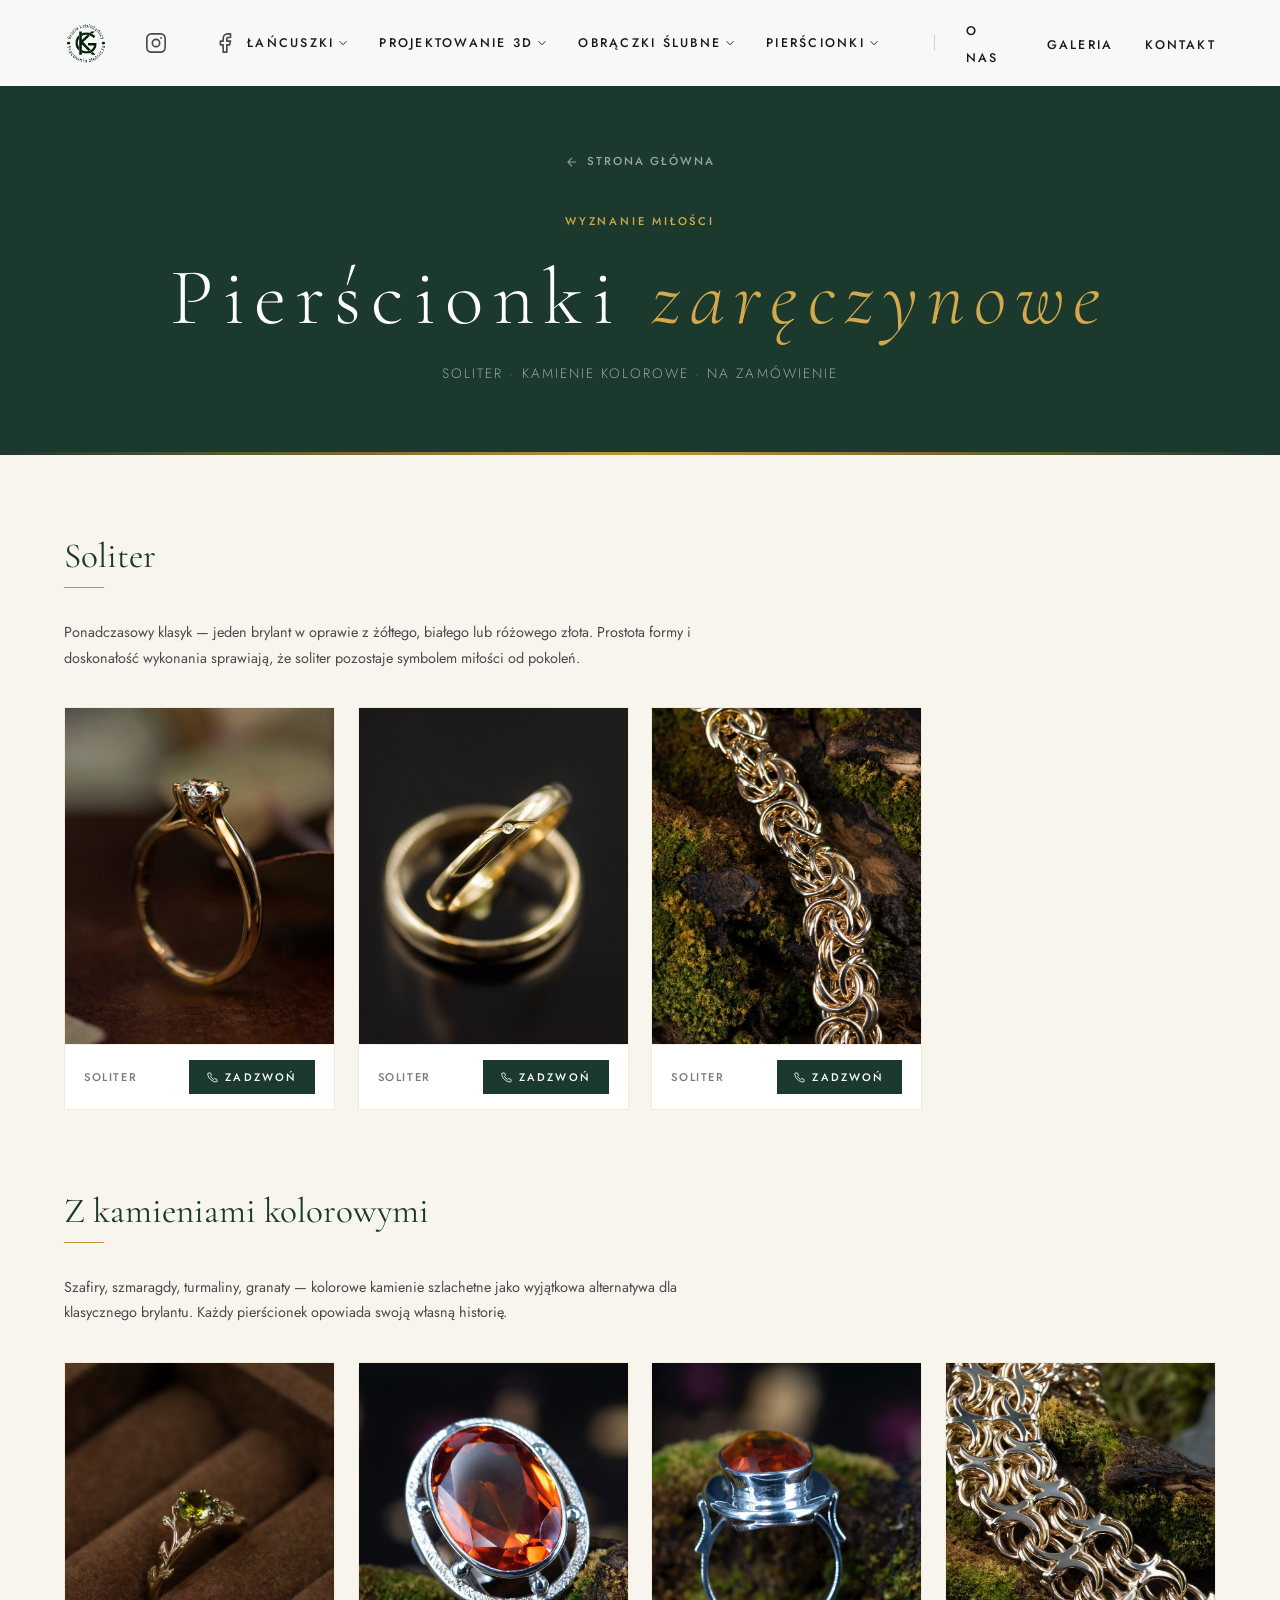
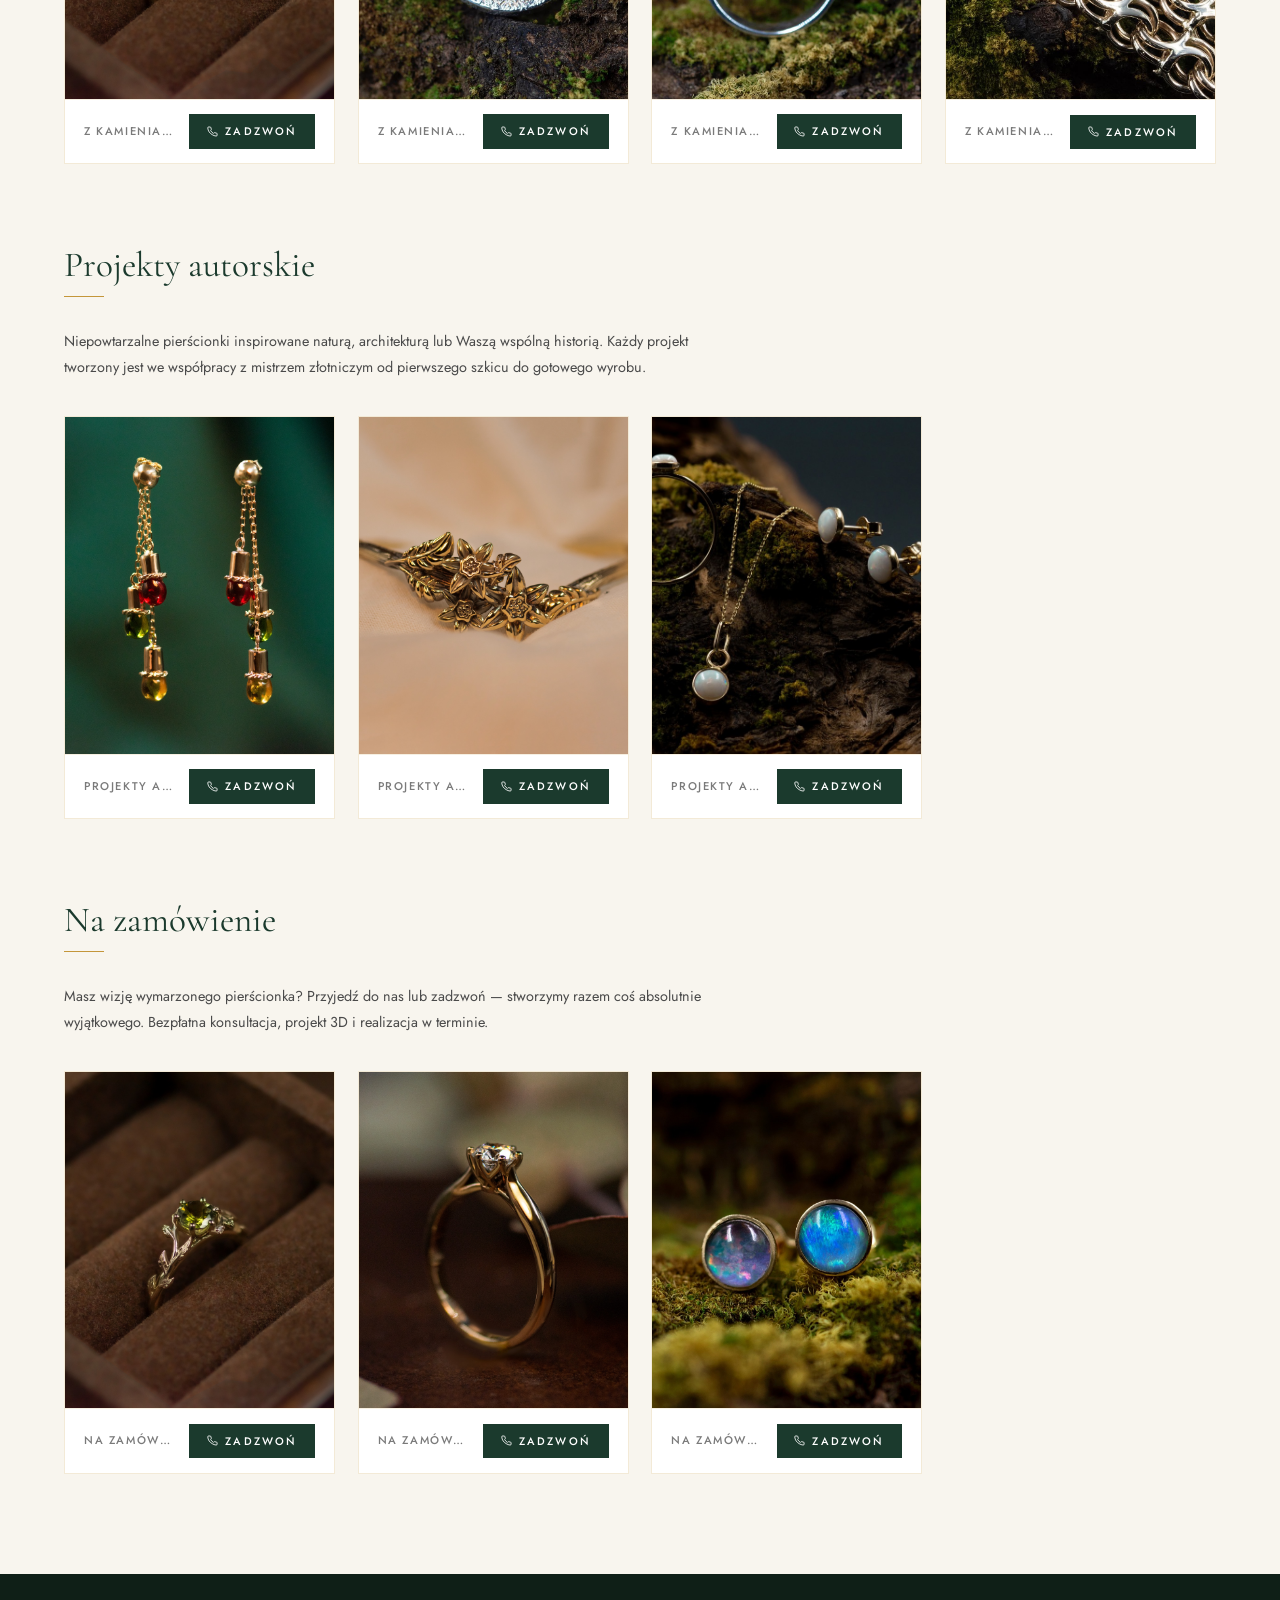
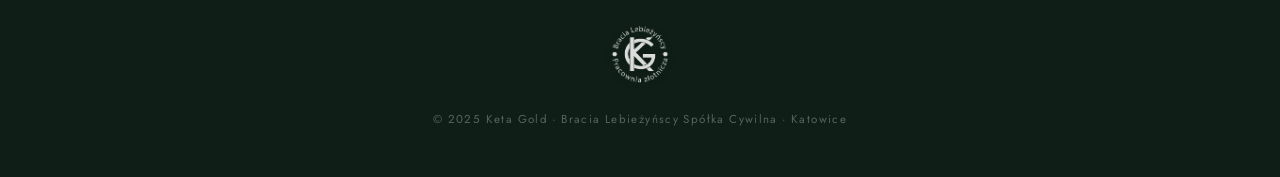
<file: pierscionki.html>
<!DOCTYPE html>
<html lang="pl">
<head>
  <meta charset="UTF-8" />
  <meta name="viewport" content="width=device-width, initial-scale=1.0" />
  <meta name="description" content="Pierścionki zaręczynowe – Keta Gold Katowice. Soliter, kamienie kolorowe, projekty autorskie i na zamówienie. Ręczne wykonanie." />
  <title>Pierścionki zaręczynowe – Keta Gold | Katowice</title>
  <link rel="preconnect" href="https://fonts.googleapis.com" />
  <link rel="preconnect" href="https://fonts.gstatic.com" crossorigin />
  <link href="https://fonts.googleapis.com/css2?family=Cormorant+Garamond:ital,wght@0,300;0,400;0,500;1,300;1,400&family=Jost:wght@300;400;500&display=swap" rel="stylesheet" />
  <link rel="stylesheet" href="css/style.css" />
</head>
<body>

  <!-- NAVIGATION -->
  <nav class="nav" id="nav">
    <div class="nav__inner">
      <div class="nav__brand">
        <a href="index.html" class="nav__logo" aria-label="Keta Gold – strona główna">
          <img src="images/logo.png" alt="Keta Gold logo" />
        </a>
        <div class="nav__socials">
          <div class="nav__social-item">
            <a href="https://www.instagram.com/ketagoldjewellery/" target="_blank" rel="noopener" class="nav__social-icon" aria-label="Instagram">
              <svg viewBox="0 0 24 24" fill="none"><rect x="2" y="2" width="20" height="20" rx="5" ry="5" stroke="currentColor" stroke-width="1.8"/><circle cx="12" cy="12" r="4" stroke="currentColor" stroke-width="1.8"/><circle cx="17.5" cy="6.5" r="1" fill="currentColor"/></svg>
            </a>
          </div>
          <div class="nav__social-item">
            <a href="https://www.facebook.com/ketagoldjewellery/" target="_blank" rel="noopener" class="nav__social-icon" aria-label="Facebook">
              <svg viewBox="0 0 24 24" fill="none"><path d="M18 2h-3a5 5 0 0 0-5 5v3H7v4h3v8h4v-8h3l1-4h-4V7a1 1 0 0 1 1-1h3z" stroke="currentColor" stroke-width="1.8" stroke-linejoin="round"/></svg>
            </a>
          </div>
        </div>
      </div>
      <div class="nav__menu">
        <ul class="nav__group nav__group--services">
          <li class="nav__has-dropdown">
            <span class="nav__dropdown-trigger">Łańcuszki <svg viewBox="0 0 12 8" fill="none"><path d="M1 1l5 5 5-5" stroke="currentColor" stroke-width="1.5" stroke-linecap="round"/></svg></span>
            <div class="nav__dropdown">
              <a href="lancuszki.html#lancuszki-kubanie">Łańcuszki kubańskie</a>
              <a href="lancuszki.html#lancuszki-zlote">Łańcuszki złote</a>
              <a href="lancuszki.html#lancuszki-zawieszki">Zawieszki i wisiorki</a>
              <a href="lancuszki.html#lancuszki-zamow">Na zamówienie</a>
            </div>
          </li>
          <li class="nav__has-dropdown">
            <span class="nav__dropdown-trigger">Projektowanie 3D <svg viewBox="0 0 12 8" fill="none"><path d="M1 1l5 5 5-5" stroke="currentColor" stroke-width="1.5" stroke-linecap="round"/></svg></span>
            <div class="nav__dropdown">
              <a href="projektowanie-3d.html#3d-modelowanie">Modelowanie cyfrowe</a>
              <a href="projektowanie-3d.html#3d-odlew">Odlew jubilerski</a>
              <a href="projektowanie-3d.html#3d-grawerowanie">Grawerowanie</a>
              <a href="projektowanie-3d.html#3d-personalizowane">Projekty personalizowane</a>
            </div>
          </li>
          <li class="nav__has-dropdown">
            <span class="nav__dropdown-trigger">Obrączki ślubne <svg viewBox="0 0 12 8" fill="none"><path d="M1 1l5 5 5-5" stroke="currentColor" stroke-width="1.5" stroke-linecap="round"/></svg></span>
            <div class="nav__dropdown">
              <a href="obraczki.html#obr-zloto">Złoto żółte</a>
              <a href="obraczki.html#obr-biale">Białe złoto</a>
              <a href="obraczki.html#obr-rozowe">Różowe złoto</a>
              <a href="obraczki.html#obr-kamienie">Z kamieniami szlachetnymi</a>
            </div>
          </li>
          <li class="nav__has-dropdown">
            <span class="nav__dropdown-trigger">Pierścionki <svg viewBox="0 0 12 8" fill="none"><path d="M1 1l5 5 5-5" stroke="currentColor" stroke-width="1.5" stroke-linecap="round"/></svg></span>
            <div class="nav__dropdown">
              <a href="pierscionki.html#pier-soliter">Soliter</a>
              <a href="pierscionki.html#pier-kolorowe">Z kamieniami kolorowymi</a>
              <a href="pierscionki.html#pier-autorskie">Projekty autorskie</a>
              <a href="pierscionki.html#pier-zamow">Na zamówienie</a>
            </div>
          </li>
        </ul>
        <ul class="nav__group nav__group--links">
          <li><a href="index.html#o-nas">O nas</a></li>
          <li><a href="index.html#galeria">Galeria</a></li>
          <li><a href="index.html#kontakt">Kontakt</a></li>
        </ul>
      </div>
      <button class="nav__hamburger" aria-label="Menu" aria-expanded="false">
        <span></span><span></span><span></span>
      </button>
    </div>
  </nav>

  <nav class="nav__mobile" aria-hidden="true">
    <a href="index.html#o-nas">O nas</a>
    <a href="lancuszki.html">Łańcuszki</a>
    <a href="obraczki.html">Obrączki ślubne</a>
    <a href="pierscionki.html">Pierścionki</a>
    <a href="projektowanie-3d.html">Projektowanie 3D</a>
    <a href="index.html#galeria">Galeria</a>
    <a href="index.html#kontakt">Kontakt</a>
    <div class="nav__mobile__contact">
      <a href="tel:+48730383649">730 383 649</a>
    </div>
  </nav>

  <!-- PAGE HERO -->
  <div class="service-hero">
    <div class="container">
      <a href="index.html" class="service-back">
        <svg viewBox="0 0 24 24" fill="none" stroke="currentColor" stroke-width="1.8"><path d="M19 12H5M12 5l-7 7 7 7"/></svg>
        Strona główna
      </a>
      <span class="section-label">Wyznanie miłości</span>
      <h1 class="service-hero__title">Pierścionki <em>zaręczynowe</em></h1>
      <p class="service-hero__sub">Soliter · Kamienie kolorowe · Na zamówienie</p>
    </div>
  </div>

  <!-- CONTENT -->
  <section class="service-content">
    <div class="container">

      <!-- Soliter -->
      <div class="service-product" id="pier-soliter">
        <div class="service-product__header">
          <h2 class="service-product__title">Soliter</h2>
        </div>
        <div class="service-product__line"></div>
        <p class="service-product__desc">Ponadczasowy klasyk — jeden brylant w oprawie z żółtego, białego lub różowego złota. Prostota formy i doskonałość wykonania sprawiają, że soliter pozostaje symbolem miłości od pokoleń.</p>
        <div class="photo-grid">
          <div class="photo-card">
            <div class="photo-card__img-wrap">
              <img src="images/634878974_1764106574870921_2426332589946437043_n.jpg" alt="Soliter złoty" loading="lazy" />
              <div class="photo-card__overlay"><span class="photo-card__name">Soliter</span><p class="photo-card__info">Klasyczny soliter z żółtego złota 585 – jeden doskonały brylant w czterozębowej oprawie. Symbol miłości.</p></div>
            </div>
            <div class="photo-card__footer">
              <span class="photo-card__label">Soliter</span>
              <a href="tel:+48730383649" class="photo-card__call"><svg viewBox="0 0 24 24" fill="none" stroke="currentColor" stroke-width="1.8"><path d="M22 16.92v3a2 2 0 0 1-2.18 2 19.79 19.79 0 0 1-8.63-3.07A19.5 19.5 0 0 1 4.69 13a19.79 19.79 0 0 1-3.07-8.67A2 2 0 0 1 3.6 2.18h3a2 2 0 0 1 2 1.72c.127.96.361 1.903.7 2.81a2 2 0 0 1-.45 2.11L7.91 9.91a16 16 0 0 0 6.16 6.16l.95-.95a2 2 0 0 1 2.11-.45c.907.339 1.85.573 2.81.7A2 2 0 0 1 22 16.92z"/></svg>Zadzwoń</a>
            </div>
          </div>
          <div class="photo-card">
            <div class="photo-card__img-wrap">
              <img src="images/654788367_1788681645746747_1018519775686216154_n.jpg" alt="Pierścionek z brylantem" loading="lazy" />
              <div class="photo-card__overlay"><span class="photo-card__name">Soliter</span><p class="photo-card__info">Soliter z białego złota 585 – delikatny blask brylantu w nowoczesnej, minimalistycznej oprawie.</p></div>
            </div>
            <div class="photo-card__footer">
              <span class="photo-card__label">Soliter</span>
              <a href="tel:+48730383649" class="photo-card__call"><svg viewBox="0 0 24 24" fill="none" stroke="currentColor" stroke-width="1.8"><path d="M22 16.92v3a2 2 0 0 1-2.18 2 19.79 19.79 0 0 1-8.63-3.07A19.5 19.5 0 0 1 4.69 13a19.79 19.79 0 0 1-3.07-8.67A2 2 0 0 1 3.6 2.18h3a2 2 0 0 1 2 1.72c.127.96.361 1.903.7 2.81a2 2 0 0 1-.45 2.11L7.91 9.91a16 16 0 0 0 6.16 6.16l.95-.95a2 2 0 0 1 2.11-.45c.907.339 1.85.573 2.81.7A2 2 0 0 1 22 16.92z"/></svg>Zadzwoń</a>
            </div>
          </div>
          <div class="photo-card">
            <div class="photo-card__img-wrap">
              <img src="images/651877034_18165338359412336_8991596932132487341_n.jpg" alt="Klasyczny soliter" loading="lazy" />
              <div class="photo-card__overlay"><span class="photo-card__name">Soliter</span><p class="photo-card__info">Elegancki soliter z żółtego złota – doskonały brylant, precyzyjne ręczne wykonanie.</p></div>
            </div>
            <div class="photo-card__footer">
              <span class="photo-card__label">Soliter</span>
              <a href="tel:+48730383649" class="photo-card__call"><svg viewBox="0 0 24 24" fill="none" stroke="currentColor" stroke-width="1.8"><path d="M22 16.92v3a2 2 0 0 1-2.18 2 19.79 19.79 0 0 1-8.63-3.07A19.5 19.5 0 0 1 4.69 13a19.79 19.79 0 0 1-3.07-8.67A2 2 0 0 1 3.6 2.18h3a2 2 0 0 1 2 1.72c.127.96.361 1.903.7 2.81a2 2 0 0 1-.45 2.11L7.91 9.91a16 16 0 0 0 6.16 6.16l.95-.95a2 2 0 0 1 2.11-.45c.907.339 1.85.573 2.81.7A2 2 0 0 1 22 16.92z"/></svg>Zadzwoń</a>
            </div>
          </div>
        </div>
      </div>

      <!-- Z kamieniami kolorowymi -->
      <div class="service-product" id="pier-kolorowe">
        <div class="service-product__header">
          <h2 class="service-product__title">Z kamieniami kolorowymi</h2>
        </div>
        <div class="service-product__line"></div>
        <p class="service-product__desc">Szafiry, szmaragdy, turmaliny, granaty — kolorowe kamienie szlachetne jako wyjątkowa alternatywa dla klasycznego brylantu. Każdy pierścionek opowiada swoją własną historię.</p>
        <div class="photo-grid">
          <div class="photo-card">
            <div class="photo-card__img-wrap">
              <img src="images/569841268_1662579705023609_8967797265269609106_n.jpg" alt="Pierścionek z szafirem" loading="lazy" />
              <div class="photo-card__overlay"><span class="photo-card__name">Z kamieniami kolorowymi</span><p class="photo-card__info">Pierścionek z szafirem w białym złocie – głęboki błękit, symbol wierności i elegancji.</p></div>
            </div>
            <div class="photo-card__footer">
              <span class="photo-card__label">Z kamieniami kolorowymi</span>
              <a href="tel:+48730383649" class="photo-card__call"><svg viewBox="0 0 24 24" fill="none" stroke="currentColor" stroke-width="1.8"><path d="M22 16.92v3a2 2 0 0 1-2.18 2 19.79 19.79 0 0 1-8.63-3.07A19.5 19.5 0 0 1 4.69 13a19.79 19.79 0 0 1-3.07-8.67A2 2 0 0 1 3.6 2.18h3a2 2 0 0 1 2 1.72c.127.96.361 1.903.7 2.81a2 2 0 0 1-.45 2.11L7.91 9.91a16 16 0 0 0 6.16 6.16l.95-.95a2 2 0 0 1 2.11-.45c.907.339 1.85.573 2.81.7A2 2 0 0 1 22 16.92z"/></svg>Zadzwoń</a>
            </div>
          </div>
          <div class="photo-card">
            <div class="photo-card__img-wrap">
              <img src="images/651488846_18115564864638773_6812737187463907599_n.jpg" alt="Pierścionek z szmaragdem" loading="lazy" />
              <div class="photo-card__overlay"><span class="photo-card__name">Z kamieniami kolorowymi</span><p class="photo-card__info">Szmaragd w żółtym złocie 585 – intensywna zieleń i szlachetność kamienia w jednym pierścionku.</p></div>
            </div>
            <div class="photo-card__footer">
              <span class="photo-card__label">Z kamieniami kolorowymi</span>
              <a href="tel:+48730383649" class="photo-card__call"><svg viewBox="0 0 24 24" fill="none" stroke="currentColor" stroke-width="1.8"><path d="M22 16.92v3a2 2 0 0 1-2.18 2 19.79 19.79 0 0 1-8.63-3.07A19.5 19.5 0 0 1 4.69 13a19.79 19.79 0 0 1-3.07-8.67A2 2 0 0 1 3.6 2.18h3a2 2 0 0 1 2 1.72c.127.96.361 1.903.7 2.81a2 2 0 0 1-.45 2.11L7.91 9.91a16 16 0 0 0 6.16 6.16l.95-.95a2 2 0 0 1 2.11-.45c.907.339 1.85.573 2.81.7A2 2 0 0 1 22 16.92z"/></svg>Zadzwoń</a>
            </div>
          </div>
          <div class="photo-card">
            <div class="photo-card__img-wrap">
              <img src="images/262644615_3094327710856281_8707637242066880330_n.jpg" alt="Pierścionek z bursztynem" loading="lazy" />
              <div class="photo-card__overlay"><span class="photo-card__name">Z kamieniami kolorowymi</span><p class="photo-card__info">Pierścionek z bursztynem bałtyckim w białym złocie – ciepłe, złociste tony unikalnego kamienia.</p></div>
            </div>
            <div class="photo-card__footer">
              <span class="photo-card__label">Z kamieniami kolorowymi</span>
              <a href="tel:+48730383649" class="photo-card__call"><svg viewBox="0 0 24 24" fill="none" stroke="currentColor" stroke-width="1.8"><path d="M22 16.92v3a2 2 0 0 1-2.18 2 19.79 19.79 0 0 1-8.63-3.07A19.5 19.5 0 0 1 4.69 13a19.79 19.79 0 0 1-3.07-8.67A2 2 0 0 1 3.6 2.18h3a2 2 0 0 1 2 1.72c.127.96.361 1.903.7 2.81a2 2 0 0 1-.45 2.11L7.91 9.91a16 16 0 0 0 6.16 6.16l.95-.95a2 2 0 0 1 2.11-.45c.907.339 1.85.573 2.81.7A2 2 0 0 1 22 16.92z"/></svg>Zadzwoń</a>
            </div>
          </div>
          <div class="photo-card">
            <div class="photo-card__img-wrap">
              <img src="images/654566998_18174049978406005_3410752486630359873_n.jpg" alt="Pierścionek z kamieniem kolorowym" loading="lazy" />
              <div class="photo-card__overlay"><span class="photo-card__name">Z kamieniami kolorowymi</span><p class="photo-card__info">Turmalin w oprawie z różowego złota – wyjątkowy kamień, autorski projekt jubilerski.</p></div>
            </div>
            <div class="photo-card__footer">
              <span class="photo-card__label">Z kamieniami kolorowymi</span>
              <a href="tel:+48730383649" class="photo-card__call"><svg viewBox="0 0 24 24" fill="none" stroke="currentColor" stroke-width="1.8"><path d="M22 16.92v3a2 2 0 0 1-2.18 2 19.79 19.79 0 0 1-8.63-3.07A19.5 19.5 0 0 1 4.69 13a19.79 19.79 0 0 1-3.07-8.67A2 2 0 0 1 3.6 2.18h3a2 2 0 0 1 2 1.72c.127.96.361 1.903.7 2.81a2 2 0 0 1-.45 2.11L7.91 9.91a16 16 0 0 0 6.16 6.16l.95-.95a2 2 0 0 1 2.11-.45c.907.339 1.85.573 2.81.7A2 2 0 0 1 22 16.92z"/></svg>Zadzwoń</a>
            </div>
          </div>
        </div>
      </div>

      <!-- Projekty autorskie -->
      <div class="service-product" id="pier-autorskie">
        <div class="service-product__header">
          <h2 class="service-product__title">Projekty autorskie</h2>
        </div>
        <div class="service-product__line"></div>
        <p class="service-product__desc">Niepowtarzalne pierścionki inspirowane naturą, architekturą lub Waszą wspólną historią. Każdy projekt tworzony jest we współpracy z mistrzem złotniczym od pierwszego szkicu do gotowego wyrobu.</p>
        <div class="photo-grid">
          <div class="photo-card">
            <div class="photo-card__img-wrap">
              <img src="images/597835627_1710280080253571_3839120242951906880_n.jpg" alt="Projekt autorski pierścionek" loading="lazy" />
              <div class="photo-card__overlay"><span class="photo-card__name">Projekty autorskie</span><p class="photo-card__info">Pierścionek autorski inspirowany naturą – liście i kwiaty odlane w złocie 585.</p></div>
            </div>
            <div class="photo-card__footer">
              <span class="photo-card__label">Projekty autorskie</span>
              <a href="tel:+48730383649" class="photo-card__call"><svg viewBox="0 0 24 24" fill="none" stroke="currentColor" stroke-width="1.8"><path d="M22 16.92v3a2 2 0 0 1-2.18 2 19.79 19.79 0 0 1-8.63-3.07A19.5 19.5 0 0 1 4.69 13a19.79 19.79 0 0 1-3.07-8.67A2 2 0 0 1 3.6 2.18h3a2 2 0 0 1 2 1.72c.127.96.361 1.903.7 2.81a2 2 0 0 1-.45 2.11L7.91 9.91a16 16 0 0 0 6.16 6.16l.95-.95a2 2 0 0 1 2.11-.45c.907.339 1.85.573 2.81.7A2 2 0 0 1 22 16.92z"/></svg>Zadzwoń</a>
            </div>
          </div>
          <div class="photo-card">
            <div class="photo-card__img-wrap">
              <img src="images/641659559_1768763944405184_631486704320821933_n.jpg" alt="Autorski design pierścionek" loading="lazy" />
              <div class="photo-card__overlay"><span class="photo-card__name">Projekty autorskie</span><p class="photo-card__info">Autorski pierścionek z motywem inspirowanym naturą – tłoczony i wykończony ręcznie w złocie 585.</p></div>
            </div>
            <div class="photo-card__footer">
              <span class="photo-card__label">Projekty autorskie</span>
              <a href="tel:+48730383649" class="photo-card__call"><svg viewBox="0 0 24 24" fill="none" stroke="currentColor" stroke-width="1.8"><path d="M22 16.92v3a2 2 0 0 1-2.18 2 19.79 19.79 0 0 1-8.63-3.07A19.5 19.5 0 0 1 4.69 13a19.79 19.79 0 0 1-3.07-8.67A2 2 0 0 1 3.6 2.18h3a2 2 0 0 1 2 1.72c.127.96.361 1.903.7 2.81a2 2 0 0 1-.45 2.11L7.91 9.91a16 16 0 0 0 6.16 6.16l.95-.95a2 2 0 0 1 2.11-.45c.907.339 1.85.573 2.81.7A2 2 0 0 1 22 16.92z"/></svg>Zadzwoń</a>
            </div>
          </div>
          <div class="photo-card">
            <div class="photo-card__img-wrap">
              <img src="images/655173871_18116577028648340_415556347050956250_n.jpg" alt="Pierścionek unikalny design" loading="lazy" />
              <div class="photo-card__overlay"><span class="photo-card__name">Projekty autorskie</span><p class="photo-card__info">Autorski pierścionek z unikatowym motywem – biżuteria dla tych, którzy szukają czegoś wyjątkowego.</p></div>
            </div>
            <div class="photo-card__footer">
              <span class="photo-card__label">Projekty autorskie</span>
              <a href="tel:+48730383649" class="photo-card__call"><svg viewBox="0 0 24 24" fill="none" stroke="currentColor" stroke-width="1.8"><path d="M22 16.92v3a2 2 0 0 1-2.18 2 19.79 19.79 0 0 1-8.63-3.07A19.5 19.5 0 0 1 4.69 13a19.79 19.79 0 0 1-3.07-8.67A2 2 0 0 1 3.6 2.18h3a2 2 0 0 1 2 1.72c.127.96.361 1.903.7 2.81a2 2 0 0 1-.45 2.11L7.91 9.91a16 16 0 0 0 6.16 6.16l.95-.95a2 2 0 0 1 2.11-.45c.907.339 1.85.573 2.81.7A2 2 0 0 1 22 16.92z"/></svg>Zadzwoń</a>
            </div>
          </div>
        </div>
      </div>

      <!-- Na zamówienie -->
      <div class="service-product" id="pier-zamow">
        <div class="service-product__header">
          <h2 class="service-product__title">Na zamówienie</h2>
        </div>
        <div class="service-product__line"></div>
        <p class="service-product__desc">Masz wizję wymarzonego pierścionka? Przyjedź do nas lub zadzwoń — stworzymy razem coś absolutnie wyjątkowego. Bezpłatna konsultacja, projekt 3D i realizacja w terminie.</p>
        <div class="photo-grid">
          <div class="photo-card">
            <div class="photo-card__img-wrap">
              <img src="images/569841268_1662579705023609_8967797265269609106_n.jpg" alt="Pierścionek na zamówienie" loading="lazy" />
              <div class="photo-card__overlay"><span class="photo-card__name">Na zamówienie</span><p class="photo-card__info">Pierścionek zaręczynowy na zamówienie – od pierwszego szkicu po gotowy wyrób, projekt 3D gratis.</p></div>
            </div>
            <div class="photo-card__footer">
              <span class="photo-card__label">Na zamówienie</span>
              <a href="tel:+48730383649" class="photo-card__call"><svg viewBox="0 0 24 24" fill="none" stroke="currentColor" stroke-width="1.8"><path d="M22 16.92v3a2 2 0 0 1-2.18 2 19.79 19.79 0 0 1-8.63-3.07A19.5 19.5 0 0 1 4.69 13a19.79 19.79 0 0 1-3.07-8.67A2 2 0 0 1 3.6 2.18h3a2 2 0 0 1 2 1.72c.127.96.361 1.903.7 2.81a2 2 0 0 1-.45 2.11L7.91 9.91a16 16 0 0 0 6.16 6.16l.95-.95a2 2 0 0 1 2.11-.45c.907.339 1.85.573 2.81.7A2 2 0 0 1 22 16.92z"/></svg>Zadzwoń</a>
            </div>
          </div>
          <div class="photo-card">
            <div class="photo-card__img-wrap">
              <img src="images/634878974_1764106574870921_2426332589946437043_n.jpg" alt="Indywidualny projekt pierścionek" loading="lazy" />
              <div class="photo-card__overlay"><span class="photo-card__name">Na zamówienie</span><p class="photo-card__info">Twój wymarzony pierścionek w złocie 585 lub 750 – projekt 3D, pełna personalizacja i dobór kamienia.</p></div>
            </div>
            <div class="photo-card__footer">
              <span class="photo-card__label">Na zamówienie</span>
              <a href="tel:+48730383649" class="photo-card__call"><svg viewBox="0 0 24 24" fill="none" stroke="currentColor" stroke-width="1.8"><path d="M22 16.92v3a2 2 0 0 1-2.18 2 19.79 19.79 0 0 1-8.63-3.07A19.5 19.5 0 0 1 4.69 13a19.79 19.79 0 0 1-3.07-8.67A2 2 0 0 1 3.6 2.18h3a2 2 0 0 1 2 1.72c.127.96.361 1.903.7 2.81a2 2 0 0 1-.45 2.11L7.91 9.91a16 16 0 0 0 6.16 6.16l.95-.95a2 2 0 0 1 2.11-.45c.907.339 1.85.573 2.81.7A2 2 0 0 1 22 16.92z"/></svg>Zadzwoń</a>
            </div>
          </div>
          <div class="photo-card">
            <div class="photo-card__img-wrap">
              <img src="images/656266413_18110028901776906_4123897756352775301_n.jpg" alt="Zamówienie indywidualne" loading="lazy" />
              <div class="photo-card__overlay"><span class="photo-card__name">Na zamówienie</span><p class="photo-card__info">Od pomysłu do gotowego pierścionka – realizacja w uzgodnionym terminie, projekt 3D gratis.</p></div>
            </div>
            <div class="photo-card__footer">
              <span class="photo-card__label">Na zamówienie</span>
              <a href="tel:+48730383649" class="photo-card__call"><svg viewBox="0 0 24 24" fill="none" stroke="currentColor" stroke-width="1.8"><path d="M22 16.92v3a2 2 0 0 1-2.18 2 19.79 19.79 0 0 1-8.63-3.07A19.5 19.5 0 0 1 4.69 13a19.79 19.79 0 0 1-3.07-8.67A2 2 0 0 1 3.6 2.18h3a2 2 0 0 1 2 1.72c.127.96.361 1.903.7 2.81a2 2 0 0 1-.45 2.11L7.91 9.91a16 16 0 0 0 6.16 6.16l.95-.95a2 2 0 0 1 2.11-.45c.907.339 1.85.573 2.81.7A2 2 0 0 1 22 16.92z"/></svg>Zadzwoń</a>
            </div>
          </div>
        </div>
      </div>

    </div>
  </section>

  <!-- FOOTER -->
  <footer class="footer">
    <div class="container">
      <div class="footer__logo">
        <img src="images/logo.png" alt="Keta Gold" />
      </div>
      <p class="footer__copy">&copy; 2025 Keta Gold · Bracia Lebieżyńscy Spółka Cywilna · Katowice</p>
    </div>
  </footer>

  <script src="js/main.js"></script>
</body>
</html>
</file>
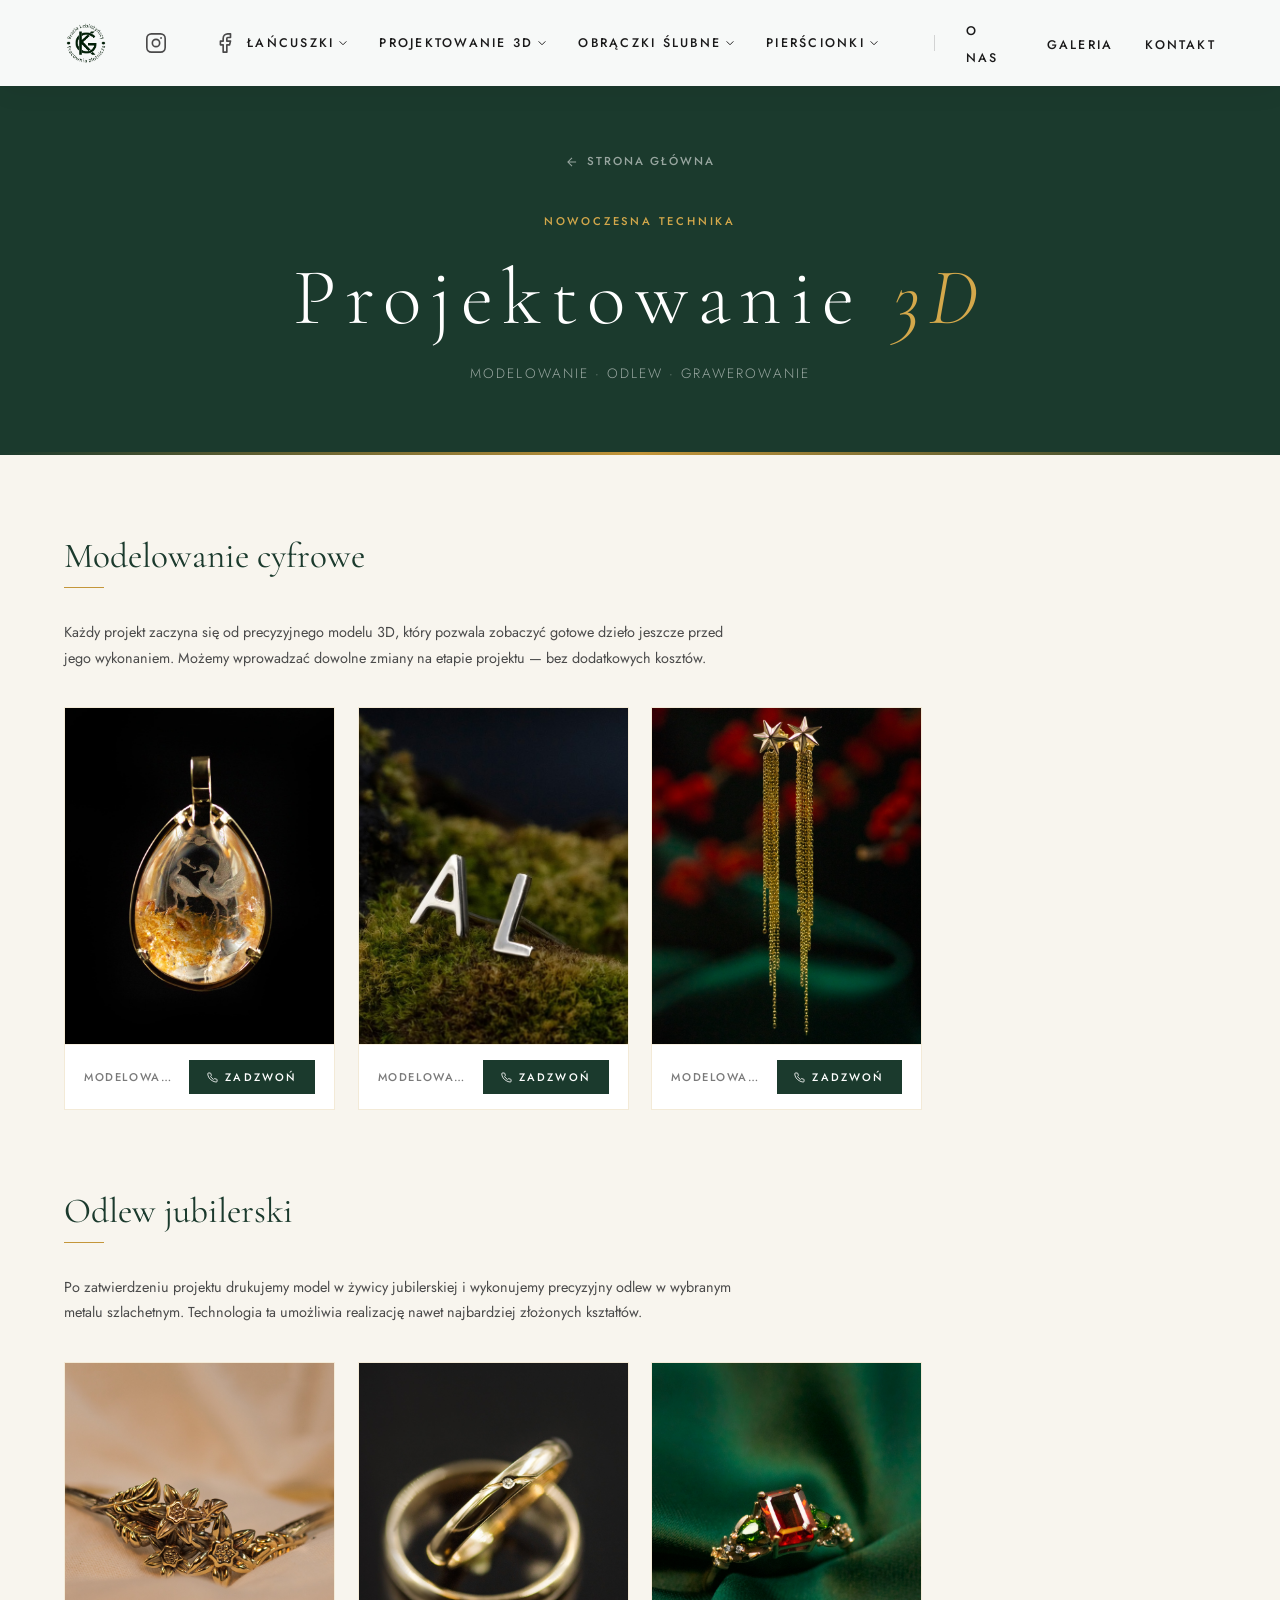
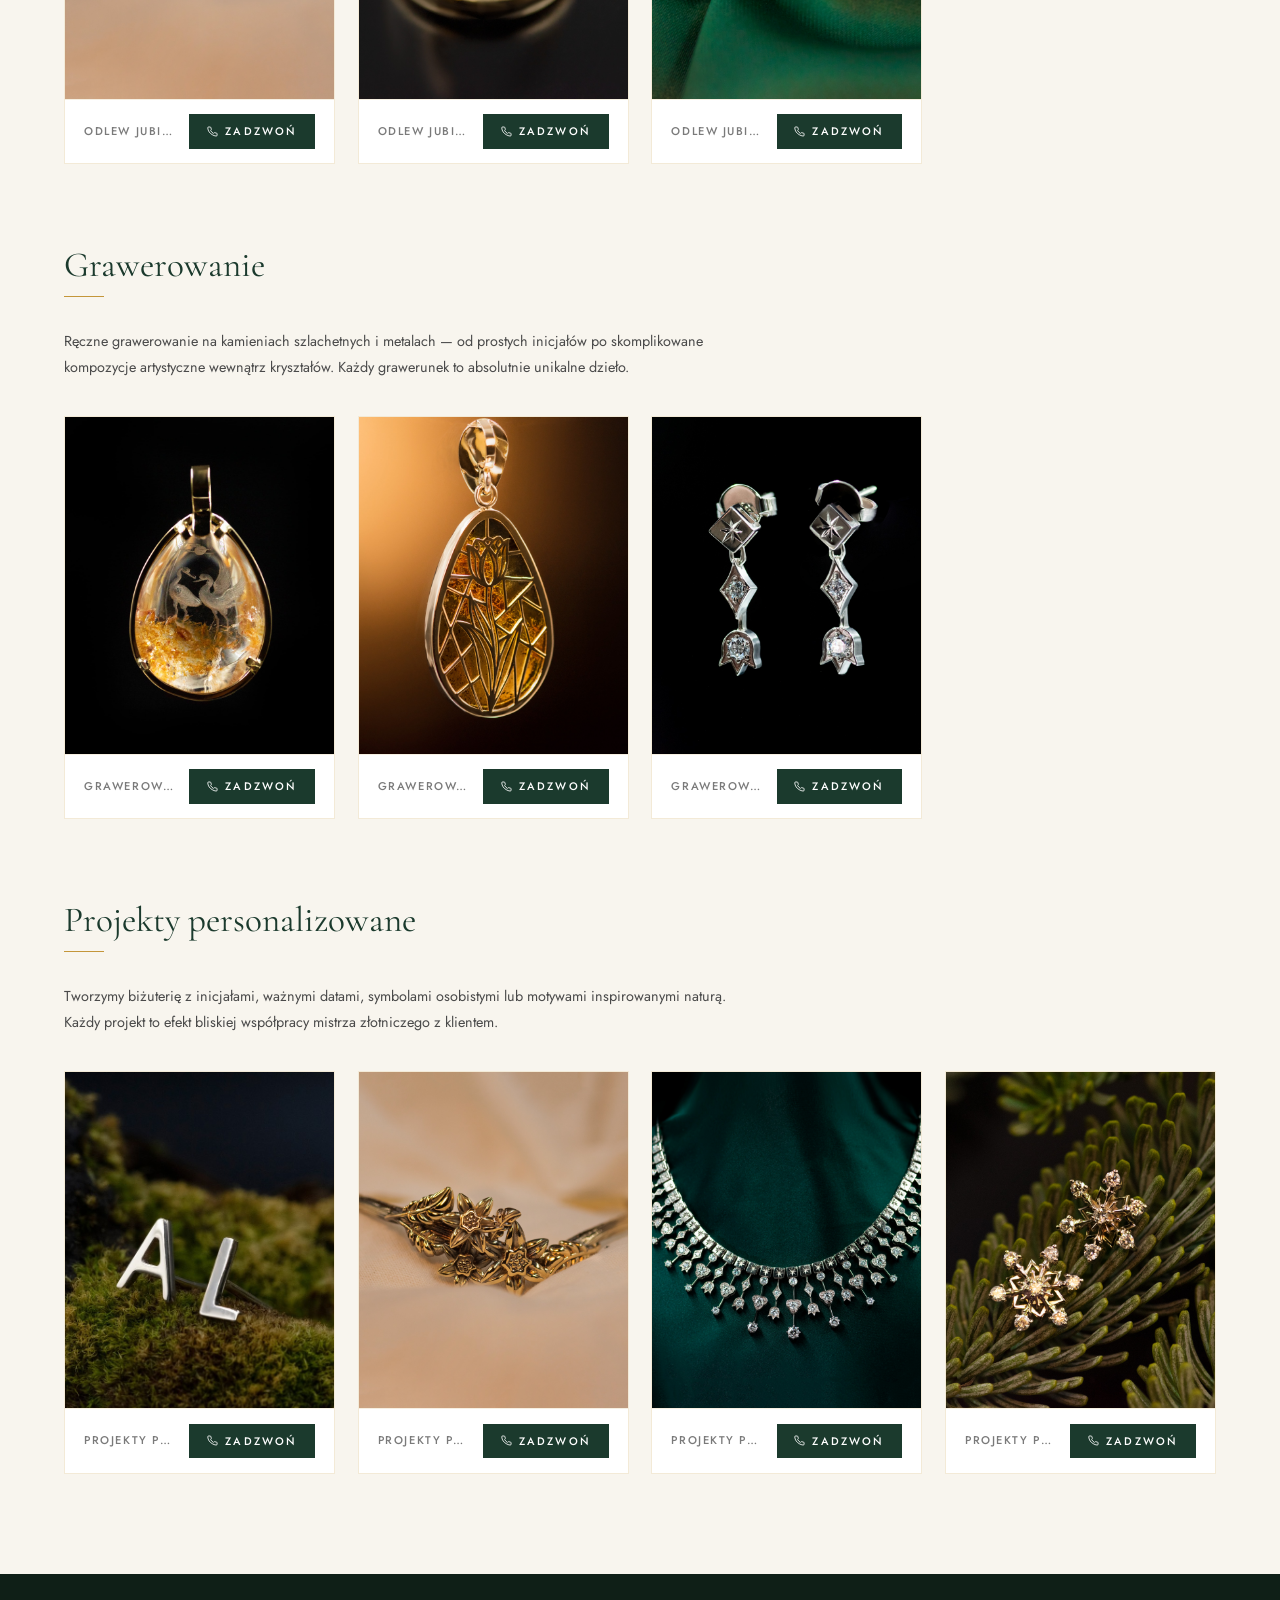
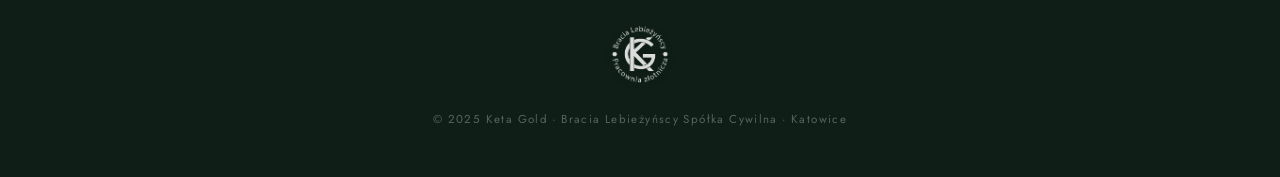
<file: projektowanie-3d.html>
<!DOCTYPE html>
<html lang="pl">
<head>
  <meta charset="UTF-8" />
  <meta name="viewport" content="width=device-width, initial-scale=1.0" />
  <meta name="description" content="Projektowanie 3D biżuterii – Keta Gold Katowice. Modelowanie cyfrowe, odlew jubilerski, grawerowanie i projekty personalizowane." />
  <title>Projektowanie 3D – Keta Gold | Katowice</title>
  <link rel="preconnect" href="https://fonts.googleapis.com" />
  <link rel="preconnect" href="https://fonts.gstatic.com" crossorigin />
  <link href="https://fonts.googleapis.com/css2?family=Cormorant+Garamond:ital,wght@0,300;0,400;0,500;1,300;1,400&family=Jost:wght@300;400;500&display=swap" rel="stylesheet" />
  <link rel="stylesheet" href="css/style.css" />
</head>
<body>

  <!-- NAVIGATION -->
  <nav class="nav" id="nav">
    <div class="nav__inner">
      <div class="nav__brand">
        <a href="index.html" class="nav__logo" aria-label="Keta Gold – strona główna">
          <img src="images/logo.png" alt="Keta Gold logo" />
        </a>
        <div class="nav__socials">
          <div class="nav__social-item">
            <a href="https://www.instagram.com/ketagoldjewellery/" target="_blank" rel="noopener" class="nav__social-icon" aria-label="Instagram">
              <svg viewBox="0 0 24 24" fill="none"><rect x="2" y="2" width="20" height="20" rx="5" ry="5" stroke="currentColor" stroke-width="1.8"/><circle cx="12" cy="12" r="4" stroke="currentColor" stroke-width="1.8"/><circle cx="17.5" cy="6.5" r="1" fill="currentColor"/></svg>
            </a>
          </div>
          <div class="nav__social-item">
            <a href="https://www.facebook.com/ketagoldjewellery/" target="_blank" rel="noopener" class="nav__social-icon" aria-label="Facebook">
              <svg viewBox="0 0 24 24" fill="none"><path d="M18 2h-3a5 5 0 0 0-5 5v3H7v4h3v8h4v-8h3l1-4h-4V7a1 1 0 0 1 1-1h3z" stroke="currentColor" stroke-width="1.8" stroke-linejoin="round"/></svg>
            </a>
          </div>
        </div>
      </div>
      <div class="nav__menu">
        <ul class="nav__group nav__group--services">
          <li class="nav__has-dropdown">
            <span class="nav__dropdown-trigger">Łańcuszki <svg viewBox="0 0 12 8" fill="none"><path d="M1 1l5 5 5-5" stroke="currentColor" stroke-width="1.5" stroke-linecap="round"/></svg></span>
            <div class="nav__dropdown">
              <a href="lancuszki.html#lancuszki-kubanie">Łańcuszki kubańskie</a>
              <a href="lancuszki.html#lancuszki-zlote">Łańcuszki złote</a>
              <a href="lancuszki.html#lancuszki-zawieszki">Zawieszki i wisiorki</a>
              <a href="lancuszki.html#lancuszki-zamow">Na zamówienie</a>
            </div>
          </li>
          <li class="nav__has-dropdown">
            <span class="nav__dropdown-trigger">Projektowanie 3D <svg viewBox="0 0 12 8" fill="none"><path d="M1 1l5 5 5-5" stroke="currentColor" stroke-width="1.5" stroke-linecap="round"/></svg></span>
            <div class="nav__dropdown">
              <a href="projektowanie-3d.html#3d-modelowanie">Modelowanie cyfrowe</a>
              <a href="projektowanie-3d.html#3d-odlew">Odlew jubilerski</a>
              <a href="projektowanie-3d.html#3d-grawerowanie">Grawerowanie</a>
              <a href="projektowanie-3d.html#3d-personalizowane">Projekty personalizowane</a>
            </div>
          </li>
          <li class="nav__has-dropdown">
            <span class="nav__dropdown-trigger">Obrączki ślubne <svg viewBox="0 0 12 8" fill="none"><path d="M1 1l5 5 5-5" stroke="currentColor" stroke-width="1.5" stroke-linecap="round"/></svg></span>
            <div class="nav__dropdown">
              <a href="obraczki.html#obr-zloto">Złoto żółte</a>
              <a href="obraczki.html#obr-biale">Białe złoto</a>
              <a href="obraczki.html#obr-rozowe">Różowe złoto</a>
              <a href="obraczki.html#obr-kamienie">Z kamieniami szlachetnymi</a>
            </div>
          </li>
          <li class="nav__has-dropdown">
            <span class="nav__dropdown-trigger">Pierścionki <svg viewBox="0 0 12 8" fill="none"><path d="M1 1l5 5 5-5" stroke="currentColor" stroke-width="1.5" stroke-linecap="round"/></svg></span>
            <div class="nav__dropdown">
              <a href="pierscionki.html#pier-soliter">Soliter</a>
              <a href="pierscionki.html#pier-kolorowe">Z kamieniami kolorowymi</a>
              <a href="pierscionki.html#pier-autorskie">Projekty autorskie</a>
              <a href="pierscionki.html#pier-zamow">Na zamówienie</a>
            </div>
          </li>
        </ul>
        <ul class="nav__group nav__group--links">
          <li><a href="index.html#o-nas">O nas</a></li>
          <li><a href="index.html#galeria">Galeria</a></li>
          <li><a href="index.html#kontakt">Kontakt</a></li>
        </ul>
      </div>
      <button class="nav__hamburger" aria-label="Menu" aria-expanded="false">
        <span></span><span></span><span></span>
      </button>
    </div>
  </nav>

  <nav class="nav__mobile" aria-hidden="true">
    <a href="index.html#o-nas">O nas</a>
    <a href="lancuszki.html">Łańcuszki</a>
    <a href="obraczki.html">Obrączki ślubne</a>
    <a href="pierscionki.html">Pierścionki</a>
    <a href="projektowanie-3d.html">Projektowanie 3D</a>
    <a href="index.html#galeria">Galeria</a>
    <a href="index.html#kontakt">Kontakt</a>
    <div class="nav__mobile__contact">
      <a href="tel:+48730383649">730 383 649</a>
    </div>
  </nav>

  <!-- PAGE HERO -->
  <div class="service-hero">
    <div class="container">
      <a href="index.html" class="service-back">
        <svg viewBox="0 0 24 24" fill="none" stroke="currentColor" stroke-width="1.8"><path d="M19 12H5M12 5l-7 7 7 7"/></svg>
        Strona główna
      </a>
      <span class="section-label">Nowoczesna technika</span>
      <h1 class="service-hero__title">Projektowanie <em>3D</em></h1>
      <p class="service-hero__sub">Modelowanie · Odlew · Grawerowanie</p>
    </div>
  </div>

  <!-- CONTENT -->
  <section class="service-content">
    <div class="container">

      <!-- Modelowanie cyfrowe -->
      <div class="service-product" id="3d-modelowanie">
        <div class="service-product__header">
          <h2 class="service-product__title">Modelowanie cyfrowe</h2>
        </div>
        <div class="service-product__line"></div>
        <p class="service-product__desc">Każdy projekt zaczyna się od precyzyjnego modelu 3D, który pozwala zobaczyć gotowe dzieło jeszcze przed jego wykonaniem. Możemy wprowadzać dowolne zmiany na etapie projektu — bez dodatkowych kosztów.</p>
        <div class="photo-grid">
          <div class="photo-card">
            <div class="photo-card__img-wrap">
              <img src="images/518396244_1574531230495124_3612413421979046424_n.jpg" alt="Modelowanie 3D biżuterii" loading="lazy" />
              <div class="photo-card__overlay"><span class="photo-card__name">Modelowanie cyfrowe</span><p class="photo-card__info">Projekt 3D biżuterii w programie jubilerskim – widzisz gotowy wyrób przed jego wykonaniem.</p></div>
            </div>
            <div class="photo-card__footer">
              <span class="photo-card__label">Modelowanie cyfrowe</span>
              <a href="tel:+48730383649" class="photo-card__call"><svg viewBox="0 0 24 24" fill="none" stroke="currentColor" stroke-width="1.8"><path d="M22 16.92v3a2 2 0 0 1-2.18 2 19.79 19.79 0 0 1-8.63-3.07A19.5 19.5 0 0 1 4.69 13a19.79 19.79 0 0 1-3.07-8.67A2 2 0 0 1 3.6 2.18h3a2 2 0 0 1 2 1.72c.127.96.361 1.903.7 2.81a2 2 0 0 1-.45 2.11L7.91 9.91a16 16 0 0 0 6.16 6.16l.95-.95a2 2 0 0 1 2.11-.45c.907.339 1.85.573 2.81.7A2 2 0 0 1 22 16.92z"/></svg>Zadzwoń</a>
            </div>
          </div>
          <div class="photo-card">
            <div class="photo-card__img-wrap">
              <img src="images/650050125_18054573950478557_5416347952047204648_n.jpg" alt="Projekt 3D złotniczy" loading="lazy" />
              <div class="photo-card__overlay"><span class="photo-card__name">Modelowanie cyfrowe</span><p class="photo-card__info">Precyzyjny model 3D biżuterii – widzisz gotowe dzieło zanim powstanie. Korekty bez dodatkowych kosztów.</p></div>
            </div>
            <div class="photo-card__footer">
              <span class="photo-card__label">Modelowanie cyfrowe</span>
              <a href="tel:+48730383649" class="photo-card__call"><svg viewBox="0 0 24 24" fill="none" stroke="currentColor" stroke-width="1.8"><path d="M22 16.92v3a2 2 0 0 1-2.18 2 19.79 19.79 0 0 1-8.63-3.07A19.5 19.5 0 0 1 4.69 13a19.79 19.79 0 0 1-3.07-8.67A2 2 0 0 1 3.6 2.18h3a2 2 0 0 1 2 1.72c.127.96.361 1.903.7 2.81a2 2 0 0 1-.45 2.11L7.91 9.91a16 16 0 0 0 6.16 6.16l.95-.95a2 2 0 0 1 2.11-.45c.907.339 1.85.573 2.81.7A2 2 0 0 1 22 16.92z"/></svg>Zadzwoń</a>
            </div>
          </div>
          <div class="photo-card">
            <div class="photo-card__img-wrap">
              <img src="images/597399994_1710305676917678_2935711004269542998_n.jpg" alt="Model cyfrowy biżuterii" loading="lazy" />
              <div class="photo-card__overlay"><span class="photo-card__name">Modelowanie cyfrowe</span><p class="photo-card__info">Model cyfrowy obrączki ślubnej – każda zmiana projektu realizowana szybko i bez dopłat.</p></div>
            </div>
            <div class="photo-card__footer">
              <span class="photo-card__label">Modelowanie cyfrowe</span>
              <a href="tel:+48730383649" class="photo-card__call"><svg viewBox="0 0 24 24" fill="none" stroke="currentColor" stroke-width="1.8"><path d="M22 16.92v3a2 2 0 0 1-2.18 2 19.79 19.79 0 0 1-8.63-3.07A19.5 19.5 0 0 1 4.69 13a19.79 19.79 0 0 1-3.07-8.67A2 2 0 0 1 3.6 2.18h3a2 2 0 0 1 2 1.72c.127.96.361 1.903.7 2.81a2 2 0 0 1-.45 2.11L7.91 9.91a16 16 0 0 0 6.16 6.16l.95-.95a2 2 0 0 1 2.11-.45c.907.339 1.85.573 2.81.7A2 2 0 0 1 22 16.92z"/></svg>Zadzwoń</a>
            </div>
          </div>
        </div>
      </div>

      <!-- Odlew jubilerski -->
      <div class="service-product" id="3d-odlew">
        <div class="service-product__header">
          <h2 class="service-product__title">Odlew jubilerski</h2>
        </div>
        <div class="service-product__line"></div>
        <p class="service-product__desc">Po zatwierdzeniu projektu drukujemy model w żywicy jubilerskiej i wykonujemy precyzyjny odlew w wybranym metalu szlachetnym. Technologia ta umożliwia realizację nawet najbardziej złożonych kształtów.</p>
        <div class="photo-grid">
          <div class="photo-card">
            <div class="photo-card__img-wrap">
              <img src="images/641659559_1768763944405184_631486704320821933_n.jpg" alt="Odlew złotniczy" loading="lazy" />
              <div class="photo-card__overlay"><span class="photo-card__name">Odlew jubilerski</span><p class="photo-card__info">Precyzyjny odlew jubilerski ze złota 585 – technologia 3D umożliwia realizację złożonych kształtów.</p></div>
            </div>
            <div class="photo-card__footer">
              <span class="photo-card__label">Odlew jubilerski</span>
              <a href="tel:+48730383649" class="photo-card__call"><svg viewBox="0 0 24 24" fill="none" stroke="currentColor" stroke-width="1.8"><path d="M22 16.92v3a2 2 0 0 1-2.18 2 19.79 19.79 0 0 1-8.63-3.07A19.5 19.5 0 0 1 4.69 13a19.79 19.79 0 0 1-3.07-8.67A2 2 0 0 1 3.6 2.18h3a2 2 0 0 1 2 1.72c.127.96.361 1.903.7 2.81a2 2 0 0 1-.45 2.11L7.91 9.91a16 16 0 0 0 6.16 6.16l.95-.95a2 2 0 0 1 2.11-.45c.907.339 1.85.573 2.81.7A2 2 0 0 1 22 16.92z"/></svg>Zadzwoń</a>
            </div>
          </div>
          <div class="photo-card">
            <div class="photo-card__img-wrap">
              <img src="images/654788367_1788681645746747_1018519775686216154_n.jpg" alt="Odlew z metalu szlachetnego" loading="lazy" />
              <div class="photo-card__overlay"><span class="photo-card__name">Odlew jubilerski</span><p class="photo-card__info">Odlew ze złota próby 750 – wysoka dokładność wykonania, idealnie odwzorowany projekt cyfrowy.</p></div>
            </div>
            <div class="photo-card__footer">
              <span class="photo-card__label">Odlew jubilerski</span>
              <a href="tel:+48730383649" class="photo-card__call"><svg viewBox="0 0 24 24" fill="none" stroke="currentColor" stroke-width="1.8"><path d="M22 16.92v3a2 2 0 0 1-2.18 2 19.79 19.79 0 0 1-8.63-3.07A19.5 19.5 0 0 1 4.69 13a19.79 19.79 0 0 1-3.07-8.67A2 2 0 0 1 3.6 2.18h3a2 2 0 0 1 2 1.72c.127.96.361 1.903.7 2.81a2 2 0 0 1-.45 2.11L7.91 9.91a16 16 0 0 0 6.16 6.16l.95-.95a2 2 0 0 1 2.11-.45c.907.339 1.85.573 2.81.7A2 2 0 0 1 22 16.92z"/></svg>Zadzwoń</a>
            </div>
          </div>
          <div class="photo-card">
            <div class="photo-card__img-wrap">
              <img src="images/599959628_1711291290152450_1002745167665452074_n.jpg" alt="Precyzyjny odlew jubilerski" loading="lazy" />
              <div class="photo-card__overlay"><span class="photo-card__name">Odlew jubilerski</span><p class="photo-card__info">Precyzyjny odlew w srebrze 925 – dla tych, którzy cenią doskonałość formy w przystępnej cenie.</p></div>
            </div>
            <div class="photo-card__footer">
              <span class="photo-card__label">Odlew jubilerski</span>
              <a href="tel:+48730383649" class="photo-card__call"><svg viewBox="0 0 24 24" fill="none" stroke="currentColor" stroke-width="1.8"><path d="M22 16.92v3a2 2 0 0 1-2.18 2 19.79 19.79 0 0 1-8.63-3.07A19.5 19.5 0 0 1 4.69 13a19.79 19.79 0 0 1-3.07-8.67A2 2 0 0 1 3.6 2.18h3a2 2 0 0 1 2 1.72c.127.96.361 1.903.7 2.81a2 2 0 0 1-.45 2.11L7.91 9.91a16 16 0 0 0 6.16 6.16l.95-.95a2 2 0 0 1 2.11-.45c.907.339 1.85.573 2.81.7A2 2 0 0 1 22 16.92z"/></svg>Zadzwoń</a>
            </div>
          </div>
        </div>
      </div>

      <!-- Grawerowanie -->
      <div class="service-product" id="3d-grawerowanie">
        <div class="service-product__header">
          <h2 class="service-product__title">Grawerowanie</h2>
        </div>
        <div class="service-product__line"></div>
        <p class="service-product__desc">Ręczne grawerowanie na kamieniach szlachetnych i metalach — od prostych inicjałów po skomplikowane kompozycje artystyczne wewnątrz kryształów. Każdy grawerunek to absolutnie unikalne dzieło.</p>
        <div class="photo-grid">
          <div class="photo-card">
            <div class="photo-card__img-wrap">
              <img src="images/518396244_1574531230495124_3612413421979046424_n.jpg" alt="Grawerowanie jubilerskie" loading="lazy" />
              <div class="photo-card__overlay"><span class="photo-card__name">Grawerowanie</span><p class="photo-card__info">Ręczne grawerowanie inicjałów lub napisu na złocie – każdy znak wykonany z najwyższą precyzją.</p></div>
            </div>
            <div class="photo-card__footer">
              <span class="photo-card__label">Grawerowanie</span>
              <a href="tel:+48730383649" class="photo-card__call"><svg viewBox="0 0 24 24" fill="none" stroke="currentColor" stroke-width="1.8"><path d="M22 16.92v3a2 2 0 0 1-2.18 2 19.79 19.79 0 0 1-8.63-3.07A19.5 19.5 0 0 1 4.69 13a19.79 19.79 0 0 1-3.07-8.67A2 2 0 0 1 3.6 2.18h3a2 2 0 0 1 2 1.72c.127.96.361 1.903.7 2.81a2 2 0 0 1-.45 2.11L7.91 9.91a16 16 0 0 0 6.16 6.16l.95-.95a2 2 0 0 1 2.11-.45c.907.339 1.85.573 2.81.7A2 2 0 0 1 22 16.92z"/></svg>Zadzwoń</a>
            </div>
          </div>
          <div class="photo-card">
            <div class="photo-card__img-wrap">
              <img src="images/652395713_1790529945561917_4396226358533787911_n.jpg" alt="Grawerunek ręczny" loading="lazy" />
              <div class="photo-card__overlay"><span class="photo-card__name">Grawerowanie</span><p class="photo-card__info">Grawerunek artystyczny wewnątrz kryształu – absolutnie unikalna technika, tylko w Keta Gold.</p></div>
            </div>
            <div class="photo-card__footer">
              <span class="photo-card__label">Grawerowanie</span>
              <a href="tel:+48730383649" class="photo-card__call"><svg viewBox="0 0 24 24" fill="none" stroke="currentColor" stroke-width="1.8"><path d="M22 16.92v3a2 2 0 0 1-2.18 2 19.79 19.79 0 0 1-8.63-3.07A19.5 19.5 0 0 1 4.69 13a19.79 19.79 0 0 1-3.07-8.67A2 2 0 0 1 3.6 2.18h3a2 2 0 0 1 2 1.72c.127.96.361 1.903.7 2.81a2 2 0 0 1-.45 2.11L7.91 9.91a16 16 0 0 0 6.16 6.16l.95-.95a2 2 0 0 1 2.11-.45c.907.339 1.85.573 2.81.7A2 2 0 0 1 22 16.92z"/></svg>Zadzwoń</a>
            </div>
          </div>
          <div class="photo-card">
            <div class="photo-card__img-wrap">
              <img src="images/603077198_1714861606462085_2237530266389379945_n.jpg" alt="Inicjały grawerowane" loading="lazy" />
              <div class="photo-card__overlay"><span class="photo-card__name">Grawerowanie</span><p class="photo-card__info">Grawerowane obrączki ślubne z datą i dedykacją – niepowtarzalna pamiątka na całe życie.</p></div>
            </div>
            <div class="photo-card__footer">
              <span class="photo-card__label">Grawerowanie</span>
              <a href="tel:+48730383649" class="photo-card__call"><svg viewBox="0 0 24 24" fill="none" stroke="currentColor" stroke-width="1.8"><path d="M22 16.92v3a2 2 0 0 1-2.18 2 19.79 19.79 0 0 1-8.63-3.07A19.5 19.5 0 0 1 4.69 13a19.79 19.79 0 0 1-3.07-8.67A2 2 0 0 1 3.6 2.18h3a2 2 0 0 1 2 1.72c.127.96.361 1.903.7 2.81a2 2 0 0 1-.45 2.11L7.91 9.91a16 16 0 0 0 6.16 6.16l.95-.95a2 2 0 0 1 2.11-.45c.907.339 1.85.573 2.81.7A2 2 0 0 1 22 16.92z"/></svg>Zadzwoń</a>
            </div>
          </div>
        </div>
      </div>

      <!-- Projekty personalizowane -->
      <div class="service-product" id="3d-personalizowane">
        <div class="service-product__header">
          <h2 class="service-product__title">Projekty personalizowane</h2>
        </div>
        <div class="service-product__line"></div>
        <p class="service-product__desc">Tworzymy biżuterię z inicjałami, ważnymi datami, symbolami osobistymi lub motywami inspirowanymi naturą. Każdy projekt to efekt bliskiej współpracy mistrza złotniczego z klientem.</p>
        <div class="photo-grid">
          <div class="photo-card">
            <div class="photo-card__img-wrap">
              <img src="images/650050125_18054573950478557_5416347952047204648_n.jpg" alt="Projekt personalizowany" loading="lazy" />
              <div class="photo-card__overlay"><span class="photo-card__name">Projekty personalizowane</span><p class="photo-card__info">Biżuteria z inicjałami w złocie 585 – projekt stworzony wspólnie z mistrzem złotniczym.</p></div>
            </div>
            <div class="photo-card__footer">
              <span class="photo-card__label">Projekty personalizowane</span>
              <a href="tel:+48730383649" class="photo-card__call"><svg viewBox="0 0 24 24" fill="none" stroke="currentColor" stroke-width="1.8"><path d="M22 16.92v3a2 2 0 0 1-2.18 2 19.79 19.79 0 0 1-8.63-3.07A19.5 19.5 0 0 1 4.69 13a19.79 19.79 0 0 1-3.07-8.67A2 2 0 0 1 3.6 2.18h3a2 2 0 0 1 2 1.72c.127.96.361 1.903.7 2.81a2 2 0 0 1-.45 2.11L7.91 9.91a16 16 0 0 0 6.16 6.16l.95-.95a2 2 0 0 1 2.11-.45c.907.339 1.85.573 2.81.7A2 2 0 0 1 22 16.92z"/></svg>Zadzwoń</a>
            </div>
          </div>
          <div class="photo-card">
            <div class="photo-card__img-wrap">
              <img src="images/641659559_1768763944405184_631486704320821933_n.jpg" alt="Biżuteria personalizowana" loading="lazy" />
              <div class="photo-card__overlay"><span class="photo-card__name">Projekty personalizowane</span><p class="photo-card__info">Pierścionek z motywem inspirowanym naturą – oryginalny projekt autorski Keta Gold.</p></div>
            </div>
            <div class="photo-card__footer">
              <span class="photo-card__label">Projekty personalizowane</span>
              <a href="tel:+48730383649" class="photo-card__call"><svg viewBox="0 0 24 24" fill="none" stroke="currentColor" stroke-width="1.8"><path d="M22 16.92v3a2 2 0 0 1-2.18 2 19.79 19.79 0 0 1-8.63-3.07A19.5 19.5 0 0 1 4.69 13a19.79 19.79 0 0 1-3.07-8.67A2 2 0 0 1 3.6 2.18h3a2 2 0 0 1 2 1.72c.127.96.361 1.903.7 2.81a2 2 0 0 1-.45 2.11L7.91 9.91a16 16 0 0 0 6.16 6.16l.95-.95a2 2 0 0 1 2.11-.45c.907.339 1.85.573 2.81.7A2 2 0 0 1 22 16.92z"/></svg>Zadzwoń</a>
            </div>
          </div>
          <div class="photo-card">
            <div class="photo-card__img-wrap">
              <img src="images/604973529_1715571073057805_2808691555157721870_n.jpg" alt="Symbol personalny w złocie" loading="lazy" />
              <div class="photo-card__overlay"><span class="photo-card__name">Projekty personalizowane</span><p class="photo-card__info">Symbol osobisty odlany w złocie – projekt od szkicu do gotowego wyrobu pod opieką złotnika.</p></div>
            </div>
            <div class="photo-card__footer">
              <span class="photo-card__label">Projekty personalizowane</span>
              <a href="tel:+48730383649" class="photo-card__call"><svg viewBox="0 0 24 24" fill="none" stroke="currentColor" stroke-width="1.8"><path d="M22 16.92v3a2 2 0 0 1-2.18 2 19.79 19.79 0 0 1-8.63-3.07A19.5 19.5 0 0 1 4.69 13a19.79 19.79 0 0 1-3.07-8.67A2 2 0 0 1 3.6 2.18h3a2 2 0 0 1 2 1.72c.127.96.361 1.903.7 2.81a2 2 0 0 1-.45 2.11L7.91 9.91a16 16 0 0 0 6.16 6.16l.95-.95a2 2 0 0 1 2.11-.45c.907.339 1.85.573 2.81.7A2 2 0 0 1 22 16.92z"/></svg>Zadzwoń</a>
            </div>
          </div>
          <div class="photo-card">
            <div class="photo-card__img-wrap">
              <img src="images/596073800_1703383167609929_6166813297457880868_n.jpg" alt="Projekt z inicjałami" loading="lazy" />
              <div class="photo-card__overlay"><span class="photo-card__name">Projekty personalizowane</span><p class="photo-card__info">Biżuteria z ważną datą lub inicjałami – wyjątkowy prezent, który pozostaje na zawsze.</p></div>
            </div>
            <div class="photo-card__footer">
              <span class="photo-card__label">Projekty personalizowane</span>
              <a href="tel:+48730383649" class="photo-card__call"><svg viewBox="0 0 24 24" fill="none" stroke="currentColor" stroke-width="1.8"><path d="M22 16.92v3a2 2 0 0 1-2.18 2 19.79 19.79 0 0 1-8.63-3.07A19.5 19.5 0 0 1 4.69 13a19.79 19.79 0 0 1-3.07-8.67A2 2 0 0 1 3.6 2.18h3a2 2 0 0 1 2 1.72c.127.96.361 1.903.7 2.81a2 2 0 0 1-.45 2.11L7.91 9.91a16 16 0 0 0 6.16 6.16l.95-.95a2 2 0 0 1 2.11-.45c.907.339 1.85.573 2.81.7A2 2 0 0 1 22 16.92z"/></svg>Zadzwoń</a>
            </div>
          </div>
        </div>
      </div>

    </div>
  </section>

  <!-- FOOTER -->
  <footer class="footer">
    <div class="container">
      <div class="footer__logo">
        <img src="images/logo.png" alt="Keta Gold" />
      </div>
      <p class="footer__copy">&copy; 2025 Keta Gold · Bracia Lebieżyńscy Spółka Cywilna · Katowice</p>
    </div>
  </footer>

  <script src="js/main.js"></script>
</body>
</html>
</file>
<file: css/style.css>
/* ===========================
   KETA GOLD — Main Stylesheet
   =========================== */

/* --- Variables & Reset --- */
:root {
  --gold: #C4963A;
  --gold-light: #D4A84B;
  --gold-pale: #F0E6CC;
  --green-dark: #1B3A2D;
  --ivory: #F8F5EE;
  --ivory-dark: #EDE8DC;
  --text-dark: #1A1A1A;
  --text-mid: #4A4A4A;
  --text-light: #7A7A7A;
  --white: #FFFFFF;
  --font-heading: 'Cormorant Garamond', Georgia, serif;
  --font-body: 'Jost', 'Helvetica Neue', sans-serif;
  --transition: all 0.4s ease;
  --shadow: 0 4px 30px rgba(0,0,0,0.08);
  --shadow-hover: 0 8px 50px rgba(0,0,0,0.14);
}

*, *::before, *::after {
  margin: 0;
  padding: 0;
  box-sizing: border-box;
}

html {
  scroll-behavior: smooth;
  font-size: 16px;
}

body {
  font-family: var(--font-body);
  color: var(--text-dark);
  background-color: var(--white);
  overflow-x: hidden;
  line-height: 1.7;
}

img {
  display: block;
  max-width: 100%;
}

a {
  color: inherit;
  text-decoration: none;
}

ul {
  list-style: none;
}

/* --- Typography --- */
h1, h2, h3, h4 {
  font-family: var(--font-heading);
  font-weight: 400;
  line-height: 1.2;
}

h1 { font-size: clamp(3rem, 8vw, 6rem); letter-spacing: 0.08em; }
h2 { font-size: clamp(2rem, 4vw, 3rem); }
h3 { font-size: clamp(1.3rem, 2.5vw, 1.8rem); }

.section-label {
  font-family: var(--font-body);
  font-size: 0.7rem;
  font-weight: 500;
  letter-spacing: 0.25em;
  text-transform: uppercase;
  color: var(--gold);
  display: block;
  margin-bottom: 1rem;
}

.section-title {
  font-family: var(--font-heading);
  font-size: clamp(2rem, 4vw, 2.8rem);
  font-weight: 400;
  color: var(--green-dark);
  margin-bottom: 1.5rem;
}

/* --- Layout Helpers --- */
.container {
  width: 90%;
  max-width: 1280px;
  margin: 0 auto;
}

section {
  padding: 100px 0;
}

/* --- Gold Divider --- */
.divider {
  width: 60px;
  height: 1px;
  background: var(--gold);
  margin: 0 auto 2.5rem;
}

.divider--left {
  margin-left: 0;
}

/* ===========================
   NAVIGATION
   =========================== */
.nav {
  position: fixed;
  top: 0;
  left: 0;
  width: 100%;
  z-index: 1000;
  padding: 1rem 0;
  background: rgba(255,255,255,0.97);
  backdrop-filter: blur(12px);
  box-shadow: 0 2px 30px rgba(0,0,0,0.07);
  transition: var(--transition);
}

.nav.scrolled {
  padding: 0.8rem 0;
}

.nav__inner {
  display: flex;
  align-items: center;
  justify-content: space-between;
  width: 90%;
  max-width: 1280px;
  margin: 0 auto;
}

.nav__menu {
  display: flex;
  align-items: center;
  gap: 3.5rem;
}

.nav__group {
  display: flex;
  align-items: center;
  gap: 2rem;
  list-style: none;
}

/* Thin separator between the two groups */
.nav__group--links {
  position: relative;
  padding-left: 2rem;
}

.nav__group--links::before {
  content: '';
  position: absolute;
  left: 0;
  top: 50%;
  transform: translateY(-50%);
  width: 1px;
  height: 16px;
  background: rgba(0,0,0,0.15);
}

.nav__logo {
  display: flex;
  align-items: center;
  flex-shrink: 0;
  transition: var(--transition);
}

.nav__logo img {
  height: 44px;
  width: 44px;
  object-fit: contain;
  transition: var(--transition);
}

.nav.scrolled .nav__logo img {
  height: 38px;
  width: 38px;
}

.nav__links {
  display: flex;
  gap: 2.5rem;
  align-items: center;
}

.nav__group--links a,
.nav__links a {
  font-family: var(--font-body);
  font-size: 0.78rem;
  font-weight: 500;
  letter-spacing: 0.18em;
  text-transform: uppercase;
  color: var(--text-dark);
  transition: var(--transition);
  position: relative;
}

.nav__group--links a::after,
.nav__links a::after {
  content: '';
  position: absolute;
  bottom: -4px;
  left: 0;
  width: 0;
  height: 1px;
  background: var(--gold);
  transition: width 0.3s ease;
}

.nav__group--links a:hover::after,
.nav__links a:hover::after,
.nav__links a.active::after {
  width: 100%;
}

.nav__group--links a:hover,
.nav__links a:hover {
  color: var(--gold);
}

/* Hamburger */
.nav__hamburger {
  display: none;
  flex-direction: column;
  gap: 5px;
  cursor: pointer;
  padding: 8px;
  background: none;
  border: none;
  position: relative;
  z-index: 1200;
}

.nav__hamburger span {
  display: block;
  width: 26px;
  height: 1.5px;
  background: var(--text-dark);
  transition: var(--transition);
}

.nav__hamburger.open span:nth-child(1) { transform: rotate(45deg) translate(5px, 5px); }
.nav__hamburger.open span:nth-child(2) { opacity: 0; }
.nav__hamburger.open span:nth-child(3) { transform: rotate(-45deg) translate(5px, -5px); }

/* Mobile Menu */
.nav__mobile {
  display: flex;
  position: fixed;
  top: 0;
  right: 0;
  width: 100%;
  max-width: 340px;
  height: 100vh;
  background: var(--green-dark);
  z-index: 1100;
  flex-direction: column;
  align-items: flex-start;
  justify-content: flex-start;
  padding: 6rem 2.5rem 3rem;
  gap: 0;
  overflow-y: auto;
  transform: translateX(100%);
  visibility: hidden;
  transition: transform 0.5s cubic-bezier(0.32, 0.72, 0, 1),
              visibility 0.5s;
  box-shadow: -8px 0 60px rgba(0,0,0,0.35);
}

.nav__mobile.open {
  transform: translateX(0);
  visibility: visible;
}

/* Backdrop behind mobile drawer */
.nav__mobile::before {
  content: '';
  position: fixed;
  inset: 0;
  right: 340px;
  background: rgba(0,0,0,0.5);
  opacity: 0;
  transition: opacity 0.5s ease;
  pointer-events: none;
}

.nav__mobile.open::before {
  opacity: 1;
}

.nav__mobile a {
  font-family: var(--font-heading);
  font-size: 1.7rem;
  color: rgba(255,255,255,0.75);
  letter-spacing: 0.04em;
  transition: color 0.25s, padding-left 0.25s;
  padding: 0.85rem 0;
  width: 100%;
  border-bottom: 1px solid rgba(255,255,255,0.07);
  display: flex;
  align-items: center;
  gap: 0.7rem;
}

.nav__mobile a:last-child {
  border-bottom: none;
}

.nav__mobile a::before {
  content: '—';
  font-size: 0.6rem;
  color: var(--gold);
  opacity: 0;
  transition: opacity 0.25s;
  font-family: var(--font-body);
  flex-shrink: 0;
}

.nav__mobile a:hover,
.nav__mobile a:active {
  color: var(--white);
  padding-left: 0.4rem;
}

.nav__mobile a:hover::before {
  opacity: 1;
}

/* Mobile menu: phone link at the bottom */
.nav__mobile__contact {
  margin-top: auto;
  padding-top: 2rem;
  border-top: 1px solid rgba(255,255,255,0.12);
  width: 100%;
}

.nav__mobile__contact a {
  font-family: var(--font-body);
  font-size: 0.8rem;
  letter-spacing: 0.15em;
  text-transform: uppercase;
  color: var(--gold-light);
  border-bottom: none;
  padding: 0.4rem 0;
}

.nav__mobile__contact a::before { display: none; }

/* ===========================
   HERO
   =========================== */
.hero {
  position: relative;
  height: 100vh;
  min-height: 700px;
  overflow: hidden;
  display: flex;
  align-items: center;
  justify-content: center;
}

.hero__bg {
  position: absolute;
  inset: 0;
  width: 100%;
  height: 100%;
  object-fit: cover;
  object-position: center;
  transform: scale(1.05);
  will-change: transform;
}

.hero__overlay {
  position: absolute;
  inset: 0;
  background: linear-gradient(
    160deg,
    rgba(10, 10, 10, 0.72) 0%,
    rgba(27, 58, 45, 0.45) 50%,
    rgba(10, 10, 10, 0.6) 100%
  );
}

.hero__content {
  position: relative;
  z-index: 2;
  text-align: center;
  color: var(--white);
  padding: 0 1rem;
}

.hero__eyebrow {
  font-family: var(--font-body);
  font-size: 0.72rem;
  font-weight: 500;
  letter-spacing: 0.35em;
  text-transform: uppercase;
  color: var(--gold-light);
  display: block;
  margin-bottom: 1.5rem;
  opacity: 0;
  transform: translateY(20px);
  animation: fadeUp 1s 0.3s forwards;
}

.hero__title {
  font-family: var(--font-heading);
  font-size: clamp(4rem, 10vw, 8rem);
  font-weight: 300;
  letter-spacing: 0.18em;
  text-transform: uppercase;
  line-height: 1;
  margin-bottom: 1rem;
  opacity: 0;
  transform: translateY(20px);
  animation: fadeUp 1s 0.6s forwards;
}

.hero__subtitle {
  font-family: var(--font-body);
  font-size: 0.82rem;
  font-weight: 300;
  letter-spacing: 0.45em;
  text-transform: uppercase;
  color: rgba(255,255,255,0.75);
  margin-bottom: 3rem;
  opacity: 0;
  transform: translateY(20px);
  animation: fadeUp 1s 0.9s forwards;
}

.hero__cta {
  display: inline-block;
  padding: 1rem 2.5rem;
  border: 1px solid var(--gold);
  color: var(--white);
  font-size: 0.72rem;
  font-weight: 500;
  letter-spacing: 0.22em;
  text-transform: uppercase;
  transition: var(--transition);
  opacity: 0;
  transform: translateY(20px);
  animation: fadeUp 1s 1.2s forwards;
  position: relative;
  overflow: hidden;
}

.hero__cta::before {
  content: '';
  position: absolute;
  inset: 0;
  background: var(--gold);
  transform: scaleX(0);
  transform-origin: left;
  transition: transform 0.4s ease;
  z-index: -1;
}

.hero__cta:hover::before {
  transform: scaleX(1);
}

.hero__scroll {
  position: absolute;
  bottom: 2.5rem;
  left: 50%;
  transform: translateX(-50%);
  z-index: 2;
  display: flex;
  flex-direction: column;
  align-items: center;
  gap: 0.5rem;
  opacity: 0;
  animation: fadeUp 1s 1.8s forwards;
}

.hero__scroll span {
  font-size: 0.62rem;
  letter-spacing: 0.25em;
  text-transform: uppercase;
  color: rgba(255,255,255,0.5);
}

.hero__scroll-line {
  width: 1px;
  height: 50px;
  background: linear-gradient(to bottom, var(--gold), transparent);
  animation: scrollLine 2s 2.5s ease-in-out infinite;
}

/* ===========================
   ABOUT / O NAS
   =========================== */
.about {
  background: var(--white);
}

.about__inner {
  display: grid;
  grid-template-columns: 1fr 1fr;
  gap: 6rem;
  align-items: center;
}

.about__text p {
  color: var(--text-mid);
  font-size: 1rem;
  line-height: 1.9;
  margin-bottom: 1.2rem;
}

.about__stats {
  display: grid;
  grid-template-columns: 1fr 1fr;
  gap: 2rem;
  margin-top: 2.5rem;
  padding-top: 2.5rem;
  border-top: 1px solid var(--ivory-dark);
}

.about__stat-num {
  font-family: var(--font-heading);
  font-size: 2.8rem;
  font-weight: 300;
  color: var(--gold);
  display: block;
  line-height: 1;
}

.about__stat-label {
  font-size: 0.7rem;
  letter-spacing: 0.18em;
  text-transform: uppercase;
  color: var(--text-light);
  margin-top: 0.4rem;
  display: block;
}

.about__image-wrap {
  position: relative;
}

.about__image-wrap::before {
  content: '';
  position: absolute;
  top: -20px;
  left: -20px;
  right: 20px;
  bottom: 20px;
  border: 1px solid var(--gold);
  z-index: 0;
}

.about__image-wrap img {
  position: relative;
  z-index: 1;
  width: 100%;
  height: 550px;
  object-fit: cover;
  object-position: center;
}

/* ===========================
   SERVICES / USŁUGI
   =========================== */
.services {
  background: var(--ivory);
}

.services__header {
  text-align: center;
  margin-bottom: 5rem;
}

.services__grid {
  display: grid;
  grid-template-columns: repeat(4, 1fr);
  gap: 2px;
}

.service-card {
  position: relative;
  overflow: hidden;
  cursor: default;
}

.service-card__img {
  width: 100%;
  height: 480px;
  object-fit: cover;
  transition: transform 0.7s ease;
}

.service-card:hover .service-card__img {
  transform: scale(1.06);
}

.service-card__overlay {
  position: absolute;
  inset: 0;
  background: linear-gradient(to top, rgba(10,10,10,0.82) 0%, rgba(10,10,10,0.1) 60%, transparent 100%);
  transition: var(--transition);
}

.service-card:hover .service-card__overlay {
  background: linear-gradient(to top, rgba(27,58,45,0.88) 0%, rgba(27,58,45,0.3) 60%, transparent 100%);
}

.service-card__content {
  position: absolute;
  bottom: 0;
  left: 0;
  right: 0;
  padding: 2rem 1.8rem;
  color: var(--white);
}

.service-card__icon {
  display: block;
  margin-bottom: 1rem;
  opacity: 0.7;
}

.service-card__icon svg {
  width: 32px;
  height: 32px;
  stroke: var(--gold-light);
  fill: none;
  stroke-width: 1.2;
}

.service-card__title {
  font-family: var(--font-heading);
  font-size: 1.5rem;
  font-weight: 400;
  margin-bottom: 0.7rem;
  line-height: 1.2;
}

.service-card__text {
  font-size: 0.82rem;
  color: rgba(255,255,255,0.75);
  line-height: 1.7;
  max-height: 0;
  overflow: hidden;
  transition: max-height 0.5s ease, opacity 0.4s ease;
  opacity: 0;
}

.service-card:hover .service-card__text {
  max-height: 100px;
  opacity: 1;
}

.service-card__num {
  position: absolute;
  top: 1.5rem;
  right: 1.5rem;
  font-family: var(--font-heading);
  font-size: 4rem;
  font-weight: 300;
  color: rgba(255,255,255,0.08);
  line-height: 1;
}

/* ===========================
   GALLERY / GALERIA
   =========================== */
.gallery {
  background: var(--white);
}

.gallery__header {
  text-align: center;
  margin-bottom: 4rem;
}

.gallery__grid {
  display: grid;
  grid-template-columns: repeat(4, 1fr);
  grid-template-rows: auto;
  gap: 6px;
}

.gallery__item {
  overflow: hidden;
  cursor: pointer;
  position: relative;
}

.gallery__item:nth-child(1) { grid-column: span 2; grid-row: span 2; }
.gallery__item:nth-child(5) { grid-column: span 2; }

.gallery__item img {
  width: 100%;
  height: 100%;
  min-height: 220px;
  object-fit: cover;
  transition: transform 0.7s ease;
}

.gallery__item:nth-child(1) img { min-height: 460px; }

.gallery__item:hover img {
  transform: scale(1.05);
}

.gallery__item__overlay {
  position: absolute;
  inset: 0;
  background: rgba(27, 58, 45, 0.5);
  opacity: 0;
  transition: opacity 0.4s ease;
  display: flex;
  align-items: center;
  justify-content: center;
}

.gallery__item__overlay svg {
  width: 36px;
  height: 36px;
  stroke: var(--white);
  fill: none;
  stroke-width: 1.5;
}

.gallery__item:hover .gallery__item__overlay {
  opacity: 1;
}

/* Lightbox */
.lightbox {
  display: none;
  position: fixed;
  inset: 0;
  background: rgba(0,0,0,0.95);
  z-index: 9999;
  align-items: center;
  justify-content: center;
}

.lightbox.open {
  display: flex;
}

.lightbox__img {
  max-width: 90vw;
  max-height: 90vh;
  object-fit: contain;
  animation: zoomIn 0.3s ease;
}

.lightbox__close {
  position: absolute;
  top: 1.5rem;
  right: 2rem;
  background: none;
  border: none;
  color: var(--white);
  font-size: 2rem;
  cursor: pointer;
  line-height: 1;
  opacity: 0.7;
  transition: opacity 0.3s;
}

.lightbox__close:hover { opacity: 1; }

.lightbox__prev,
.lightbox__next {
  position: absolute;
  top: 50%;
  transform: translateY(-50%);
  background: none;
  border: none;
  color: var(--white);
  font-size: 2.5rem;
  cursor: pointer;
  padding: 1rem;
  opacity: 0.5;
  transition: opacity 0.3s;
  line-height: 1;
}

.lightbox__prev:hover,
.lightbox__next:hover { opacity: 1; }
.lightbox__prev { left: 1rem; }
.lightbox__next { right: 1rem; }

/* ===========================
   CONTACT / KONTAKT
   =========================== */
.contact {
  background: var(--green-dark);
  color: var(--white);
}

.contact__inner {
  display: grid;
  grid-template-columns: 1fr 1fr;
  gap: 5rem;
  align-items: start;
}

.contact .section-label {
  color: var(--gold-light);
}

.contact .section-title {
  color: var(--white);
}

.contact__info {
  display: flex;
  flex-direction: column;
  gap: 2.5rem;
  margin-top: 1rem;
}

.contact__block h4 {
  font-family: var(--font-body);
  font-size: 0.68rem;
  font-weight: 500;
  letter-spacing: 0.22em;
  text-transform: uppercase;
  color: var(--gold-light);
  margin-bottom: 0.6rem;
}

.contact__block p,
.contact__block a {
  font-size: 0.97rem;
  color: rgba(255,255,255,0.78);
  line-height: 1.8;
  transition: color 0.3s;
}

.contact__block a:hover {
  color: var(--gold-light);
}

.contact__hours table {
  width: 100%;
  border-collapse: collapse;
}

.contact__hours td {
  font-size: 0.88rem;
  color: rgba(255,255,255,0.72);
  padding: 0.25rem 0;
}

.contact__hours td:first-child {
  width: 55%;
  font-weight: 400;
}

.contact__hours .closed {
  color: rgba(255,255,255,0.35);
}

.contact__social {
  display: flex;
  gap: 1.2rem;
  margin-top: 0.5rem;
}

.contact__social a {
  display: flex;
  align-items: center;
  justify-content: center;
  width: 42px;
  height: 42px;
  border: 1px solid rgba(255,255,255,0.2);
  border-radius: 50%;
  transition: var(--transition);
}

.contact__social a svg {
  width: 16px;
  height: 16px;
  fill: rgba(255,255,255,0.7);
  transition: fill 0.3s;
}

.contact__social a:hover {
  border-color: var(--gold);
  background: var(--gold);
}

.contact__social a:hover svg {
  fill: var(--white);
}

.contact__map {
  position: sticky;
  top: 100px;
}

.contact__map iframe {
  width: 100%;
  height: 420px;
  border: none;
  filter: grayscale(40%) contrast(1.1);
}

.contact__map-label {
  font-size: 0.72rem;
  letter-spacing: 0.15em;
  text-transform: uppercase;
  color: rgba(255,255,255,0.4);
  margin-top: 1rem;
  display: block;
}

/* ===========================
   FOOTER
   =========================== */
.footer {
  background: #0F1F17;
  padding: 3rem 0;
  text-align: center;
}

.footer__logo {
  display: flex;
  justify-content: center;
  margin-bottom: 1.5rem;
}

.footer__logo img {
  height: 64px;
  width: auto;
  object-fit: contain;
  opacity: 0.85;
  filter: brightness(0) invert(1) drop-shadow(0 1px 4px rgba(0,0,0,0.3));
}

.footer__copy {
  font-size: 0.72rem;
  letter-spacing: 0.12em;
  color: rgba(255,255,255,0.3);
}

.footer__copy a {
  color: var(--gold);
  transition: color 0.3s;
}

.footer__copy a:hover { color: var(--gold-light); }

/* ===========================
   ANIMATIONS
   =========================== */
@keyframes fadeUp {
  to { opacity: 1; transform: translateY(0); }
}

@keyframes scrollLine {
  0%, 100% { opacity: 0; transform: scaleY(0); transform-origin: top; }
  50% { opacity: 1; transform: scaleY(1); }
}

@keyframes zoomIn {
  from { transform: scale(0.9); opacity: 0; }
  to { transform: scale(1); opacity: 1; }
}

/* Scroll-reveal */
.reveal {
  opacity: 0;
  transform: translateY(40px);
  transition: opacity 0.8s ease, transform 0.8s ease;
}

.reveal.visible {
  opacity: 1;
  transform: translateY(0);
}

.reveal-delay-1 { transition-delay: 0.1s; }
.reveal-delay-2 { transition-delay: 0.2s; }
.reveal-delay-3 { transition-delay: 0.3s; }
.reveal-delay-4 { transition-delay: 0.4s; }

/* ===========================
   RESPONSIVE
   =========================== */
@media (max-width: 1024px) {
  .services__grid {
    grid-template-columns: repeat(2, 1fr);
  }

  .gallery__grid {
    grid-template-columns: repeat(3, 1fr);
  }

  .gallery__item:nth-child(1) { grid-column: span 2; }
  .gallery__item:nth-child(5) { grid-column: span 1; }
}

@media (max-width: 900px) {
  /* Hide entire desktop nav menu, show hamburger */
  .nav__menu { display: none; }
  .nav__hamburger { display: flex; }
}

@media (max-width: 768px) {
  section { padding: 70px 0; }

  /* Compact nav brand on mobile */
  .nav { padding: 0.6rem 0; }
  .nav__brand { gap: 0.8rem; }
  .nav__socials { gap: 0.8rem; }
  .nav__logo img { height: 34px; width: 34px; }
  .nav.scrolled .nav__logo img { height: 30px; width: 30px; }
  .nav__social-icon { width: 32px; height: 32px; }
  .nav__social-icon svg { width: 17px; height: 17px; }

  /* Hamburger colour fix */
  .nav__hamburger span { background: var(--text-dark); }

  /* Hero */
  .hero__content { padding: 0 1.5rem; text-align: center; }
  .hero__cta { padding: 0.9rem 2rem; font-size: 0.72rem; }
  .hero__scroll { display: none; }

  /* About */
  .about__inner {
    grid-template-columns: 1fr;
    gap: 2.5rem;
  }
  .about__image-wrap::before { display: none; }
  .about__image-wrap img { height: 300px; }
  .about__stats { grid-template-columns: repeat(2, 1fr); gap: 1.5rem; }

  /* Gallery */
  .gallery__grid {
    grid-template-columns: 1fr 1fr;
    gap: 4px;
  }
  .gallery__item:nth-child(1) { grid-column: span 2; }
  .gallery__item:nth-child(5) { grid-column: span 2; }

  /* Contact */
  .contact__inner {
    grid-template-columns: 1fr;
    gap: 2.5rem;
  }
  .contact__map { position: static; }
  .contact__map iframe { height: 260px; }
  .contact__info { gap: 1.5rem; }
}

@media (max-width: 480px) {
  h1 { font-size: 2.8rem; }
  h2 { font-size: 1.8rem; }
  section { padding: 55px 0; }

  /* Hero on small phones */
  .hero { min-height: 600px; }
  .hero__title { font-size: 3.2rem; letter-spacing: 0.06em; }
  .hero__subtitle { font-size: 0.9rem; }

  /* About */
  .about__image-wrap img { height: 260px; }
  .about__stat-num { font-size: 2rem; }

  /* Gallery */
  .gallery__grid {
    grid-template-columns: 1fr 1fr;
    gap: 3px;
  }
  .gallery__item:nth-child(1),
  .gallery__item:nth-child(5) { grid-column: span 2; }

  .gallery__item:nth-child(1),
  .gallery__item:nth-child(5) { grid-column: span 1; }

  .about__stats { grid-template-columns: 1fr 1fr; }
}

/* ===========================
   NAV BRAND & SOCIAL ICONS
   =========================== */
.nav__brand {
  display: flex;
  align-items: center;
  gap: 1.6rem;
  flex-shrink: 0;
}

.nav__socials {
  display: flex;
  align-items: center;
  gap: 1.6rem;
}

.nav__social-item {
  position: relative;
}

.nav__social-icon {
  display: flex;
  align-items: center;
  justify-content: center;
  width: 44px;
  height: 44px;
  color: var(--text-mid);
  transition: var(--transition);
}

.nav__social-icon svg {
  width: 22px;
  height: 22px;
  transition: var(--transition);
}

.nav__social-icon:hover,
.nav.scrolled .nav__social-icon:hover {
  color: var(--gold);
}

.nav__social-icon:hover svg,
.nav.scrolled .nav__social-icon:hover svg {
  transform: scale(1.15);
}

/* Social preview card */
.social-preview {
  position: absolute;
  top: calc(100% + 14px);
  left: 0;
  width: 240px;
  background: var(--white);
  border-radius: 8px;
  box-shadow: 0 12px 50px rgba(0,0,0,0.18);
  overflow: hidden;
  opacity: 0;
  pointer-events: none;
  transform: translateY(8px);
  transition: opacity 0.25s ease, transform 0.25s ease;
  z-index: 500;
}

.nav__social-item:hover .social-preview,
.social-preview:hover {
  opacity: 1;
  pointer-events: all;
  transform: translateY(0);
}

.social-preview__header {
  display: flex;
  align-items: center;
  gap: 0.75rem;
  padding: 0.9rem 1rem;
}

.social-preview--ig .social-preview__header {
  background: linear-gradient(135deg, #f09433, #e6683c, #dc2743, #cc2366, #bc1888);
}

.social-preview--fb .social-preview__header {
  background: #1877F2;
}

.social-preview__avatar {
  width: 36px;
  height: 36px;
  border-radius: 50%;
  background: rgba(255,255,255,0.25);
  display: flex;
  align-items: center;
  justify-content: center;
  flex-shrink: 0;
}

.social-preview__avatar svg {
  width: 18px;
  height: 18px;
}

.social-preview__header strong {
  display: block;
  font-size: 0.82rem;
  font-weight: 600;
  color: var(--white);
  letter-spacing: 0;
  text-transform: none;
}

.social-preview__header span {
  font-size: 0.68rem;
  color: rgba(255,255,255,0.75);
  letter-spacing: 0;
  text-transform: none;
}

.social-preview__photos {
  display: grid;
  grid-template-columns: repeat(3, 1fr);
  gap: 2px;
}

.social-preview__photos img {
  width: 100%;
  aspect-ratio: 1;
  object-fit: cover;
}

.social-preview__btn {
  display: block;
  text-align: center;
  padding: 0.7rem;
  font-size: 0.72rem;
  font-weight: 500;
  letter-spacing: 0.08em;
  color: var(--green-dark);
  background: var(--ivory);
  transition: background 0.2s, color 0.2s;
  text-transform: none;
}

.social-preview__btn:hover {
  background: var(--green-dark);
  color: var(--white);
}

/* ===========================
   NAV DROPDOWNS
   =========================== */
.nav__has-dropdown {
  position: relative;
}

.nav__dropdown-trigger {
  display: flex;
  align-items: center;
  gap: 5px;
  cursor: pointer;
  font-family: var(--font-body);
  font-size: 0.78rem;
  font-weight: 500;
  letter-spacing: 0.18em;
  text-transform: uppercase;
  color: var(--text-dark);
  transition: var(--transition);
  white-space: nowrap;
}

.nav__dropdown-trigger svg {
  width: 8px;
  height: 5px;
  transition: transform 0.3s ease;
  flex-shrink: 0;
}

.nav__has-dropdown.open .nav__dropdown-trigger svg {
  transform: rotate(180deg);
}

.nav__has-dropdown.open .nav__dropdown-trigger,
.nav.scrolled .nav__has-dropdown.open .nav__dropdown-trigger {
  color: var(--gold);
}

.nav__dropdown {
  position: absolute;
  top: calc(100% + 16px);
  left: 50%;
  transform: translateX(-50%) translateY(6px);
  background: var(--white);
  min-width: 230px;
  padding: 0.6rem 0;
  box-shadow: 0 12px 50px rgba(0,0,0,0.14);
  opacity: 0;
  pointer-events: none;
  transition: opacity 0.25s ease, transform 0.25s ease;
  z-index: 100;
}

.nav__dropdown::before {
  content: '';
  position: absolute;
  top: -6px;
  left: 50%;
  transform: translateX(-50%);
  border: 6px solid transparent;
  border-bottom-color: var(--white);
  border-top: none;
}

.nav__has-dropdown.open .nav__dropdown {
  opacity: 1;
  pointer-events: all;
  transform: translateX(-50%) translateY(0);
}

.nav__dropdown a {
  display: flex;
  align-items: center;
  gap: 0.6rem;
  padding: 0.65rem 1.4rem;
  font-size: 0.82rem;
  font-weight: 400;
  letter-spacing: 0.04em;
  color: var(--text-mid);
  text-transform: none;
  transition: color 0.2s, padding-left 0.2s;
}

.nav__dropdown a::before {
  content: '—';
  font-size: 0.6rem;
  color: var(--gold);
  opacity: 0;
  transition: opacity 0.2s;
}

.nav__dropdown a:hover {
  color: var(--green-dark);
  padding-left: 1.8rem;
}

.nav__dropdown a:hover::before {
  opacity: 1;
}

/* ===========================
   PRODUCT DRAWER
   =========================== */
.product-drawer {
  position: fixed;
  inset: 0;
  z-index: 3000;
  pointer-events: none;
}

.product-drawer.open {
  pointer-events: all;
}

.product-drawer__backdrop {
  position: absolute;
  inset: 0;
  background: rgba(10, 10, 10, 0.55);
  opacity: 0;
  transition: opacity 0.4s ease;
}

.product-drawer.open .product-drawer__backdrop {
  opacity: 1;
}

.product-drawer__panel {
  position: absolute;
  top: 0;
  right: 0;
  width: min(520px, 100vw);
  height: 100vh;
  background: var(--white);
  transform: translateX(100%);
  transition: transform 0.5s cubic-bezier(0.32, 0.72, 0, 1);
  overflow-y: auto;
  display: flex;
  flex-direction: column;
}

.product-drawer.open .product-drawer__panel {
  transform: translateX(0);
}

.product-drawer__close {
  position: sticky;
  top: 0;
  align-self: flex-end;
  margin: 1rem 1rem 0 0;
  background: none;
  border: none;
  font-size: 2rem;
  cursor: pointer;
  color: var(--text-light);
  line-height: 1;
  z-index: 1;
  transition: color 0.3s;
}

.product-drawer__close:hover { color: var(--text-dark); }

.product-drawer__inner {
  padding: 0 2rem 3rem;
  margin-top: -1rem;
}

.product-drawer__service {
  display: inline-block;
  font-size: 0.65rem;
  font-weight: 500;
  letter-spacing: 0.25em;
  text-transform: uppercase;
  color: var(--gold);
  margin-bottom: 0.5rem;
}

.product-drawer__title {
  font-family: var(--font-heading);
  font-size: 2.2rem;
  font-weight: 400;
  color: var(--green-dark);
  margin-bottom: 1.8rem;
  line-height: 1.1;
}

.product-drawer__photos {
  display: grid;
  grid-template-columns: 1fr 1fr;
  gap: 4px;
  margin-bottom: 2rem;
}

.product-drawer__photos img {
  width: 100%;
  aspect-ratio: 1;
  object-fit: cover;
  transition: transform 0.4s ease;
}

.product-drawer__photos img:first-child:only-child {
  grid-column: span 2;
  aspect-ratio: 16/9;
}

.product-drawer__photos img:first-child:not(:only-child):nth-last-child(n+3) {
  grid-column: span 2;
  aspect-ratio: 16/9;
}

.product-drawer__photos img:hover {
  transform: scale(1.02);
}

.product-drawer__desc {
  font-size: 0.97rem;
  color: var(--text-mid);
  line-height: 1.9;
  margin-bottom: 2rem;
  padding-top: 0.5rem;
  border-top: 1px solid var(--ivory-dark);
}

.product-drawer__cta {
  width: 100%;
  padding: 1rem;
  background: var(--green-dark);
  color: var(--white);
  border: none;
  font-family: var(--font-body);
  font-size: 0.75rem;
  font-weight: 500;
  letter-spacing: 0.22em;
  text-transform: uppercase;
  cursor: pointer;
  transition: background 0.3s;
}

.product-drawer__cta:hover { background: var(--gold); }

@media (max-width: 520px) {
  .product-drawer__inner { padding: 0 1.2rem 2rem; }
  .product-drawer__title { font-size: 1.7rem; }
}

/* ===========================
   FORM MODAL
   =========================== */
.form-modal {
  position: fixed;
  inset: 0;
  z-index: 2000;
  display: flex;
  align-items: flex-end;
  justify-content: center;
  pointer-events: none;
}

.form-modal.open {
  pointer-events: all;
}

.form-modal__backdrop {
  position: absolute;
  inset: 0;
  background: rgba(10, 10, 10, 0.65);
  backdrop-filter: blur(4px);
  opacity: 0;
  transition: opacity 0.4s ease;
}

.form-modal.open .form-modal__backdrop {
  opacity: 1;
}

.form-modal__panel {
  position: relative;
  z-index: 1;
  background: var(--white);
  width: 100%;
  max-width: 600px;
  max-height: 92vh;
  overflow-y: auto;
  padding: 3rem 3rem 2.5rem;
  transform: translateY(100%);
  transition: transform 0.5s cubic-bezier(0.32, 0.72, 0, 1);
  border-radius: 12px 12px 0 0;
}

.form-modal.open .form-modal__panel {
  transform: translateY(0);
}

.form-modal__close {
  position: absolute;
  top: 1.2rem;
  right: 1.5rem;
  background: none;
  border: none;
  font-size: 1.8rem;
  cursor: pointer;
  color: var(--text-light);
  line-height: 1;
  transition: color 0.3s;
}

.form-modal__close:hover { color: var(--text-dark); }

.form-modal__service-tag {
  display: inline-block;
  font-size: 0.68rem;
  font-weight: 500;
  letter-spacing: 0.2em;
  text-transform: uppercase;
  color: var(--white);
  background: var(--green-dark);
  padding: 0.3rem 0.9rem;
  border-radius: 2px;
  margin-bottom: 1.2rem;
}

.form-modal__title {
  font-family: var(--font-heading);
  font-size: 2rem;
  font-weight: 400;
  color: var(--green-dark);
  margin-bottom: 0.5rem;
}

.form-modal__subtitle {
  font-size: 0.88rem;
  color: var(--text-light);
  margin-bottom: 2rem;
}

.form-group {
  margin-bottom: 1.4rem;
}

.form-group label {
  display: block;
  font-size: 0.68rem;
  font-weight: 500;
  letter-spacing: 0.18em;
  text-transform: uppercase;
  color: var(--text-mid);
  margin-bottom: 0.5rem;
}

.form-group input,
.form-group textarea,
.form-group select {
  width: 100%;
  padding: 0.85rem 1rem;
  border: 1px solid var(--ivory-dark);
  border-radius: 2px;
  font-family: var(--font-body);
  font-size: 0.95rem;
  color: var(--text-dark);
  background: var(--ivory);
  transition: border-color 0.3s, background 0.3s;
  outline: none;
  appearance: none;
}

.form-group input:focus,
.form-group textarea:focus,
.form-group select:focus {
  border-color: var(--gold);
  background: var(--white);
}

.form-group textarea {
  resize: vertical;
  min-height: 90px;
}

.form-submit {
  width: 100%;
  padding: 1rem;
  background: var(--green-dark);
  color: var(--white);
  border: none;
  font-family: var(--font-body);
  font-size: 0.75rem;
  font-weight: 500;
  letter-spacing: 0.22em;
  text-transform: uppercase;
  cursor: pointer;
  transition: background 0.3s;
  margin-top: 0.5rem;
}

.form-submit:hover { background: var(--gold); }

.form-success {
  display: none;
  text-align: center;
  padding: 2rem 0;
}

.form-success svg {
  width: 52px;
  height: 52px;
  stroke: var(--gold);
  fill: none;
  stroke-width: 1.5;
  margin: 0 auto 1rem;
}

.form-success h3 {
  font-family: var(--font-heading);
  font-size: 1.8rem;
  color: var(--green-dark);
  margin-bottom: 0.5rem;
}

.form-success p {
  font-size: 0.9rem;
  color: var(--text-light);
}

@media (max-width: 640px) {
  .form-modal__panel { padding: 2rem 1.5rem; }
}

/* ===========================
   PRELOADER
   =========================== */
.preloader {
  position: fixed;
  inset: 0;
  background: var(--green-dark);
  z-index: 99999;
  display: flex;
  align-items: center;
  justify-content: center;
  transition: opacity 0.8s ease, visibility 0.8s ease;
}

.preloader.hide {
  opacity: 0;
  visibility: hidden;
}

.preloader__inner {
  display: flex;
  flex-direction: column;
  align-items: center;
  gap: 2rem;
}

.preloader__logo {
  width: 100px;
  height: 100px;
  object-fit: contain;
  opacity: 0;
  transform: scale(0.8);
  animation: preloaderLogo 0.8s 0.2s ease forwards;
}

.preloader__bar {
  width: 120px;
  height: 1px;
  background: rgba(255,255,255,0.15);
  overflow: hidden;
}

.preloader__fill {
  height: 100%;
  width: 0;
  background: var(--gold);
  animation: preloaderBar 1.2s 0.3s ease forwards;
}

@keyframes preloaderLogo {
  to { opacity: 1; transform: scale(1); }
}

@keyframes preloaderBar {
  to { width: 100%; }
}

/* ===========================
   CUSTOM CURSOR
   =========================== */

.cursor-ring {
  position: fixed;
  width: 36px;
  height: 36px;
  border: 1.5px solid var(--gold);
  border-radius: 50%;
  pointer-events: none;
  z-index: 99998;
  transform: translate(-50%, -50%);
  transition: width 0.25s ease, height 0.25s ease, border-color 0.25s ease, opacity 0.25s ease;
  opacity: 0;
}

.cursor-dot {
  position: fixed;
  width: 5px;
  height: 5px;
  background: var(--gold);
  border-radius: 50%;
  pointer-events: none;
  z-index: 99999;
  transform: translate(-50%, -50%);
  opacity: 0;
  transition: opacity 0.25s ease;
}

.cursor-ring.visible,
.cursor-dot.visible {
  opacity: 1;
}

.cursor-ring.hover {
  width: 56px;
  height: 56px;
  border-color: var(--green-dark);
  background: rgba(196,150,58,0.08);
}

/* ===========================
   GALLERY HOVER TITLES
   =========================== */
.gallery__item__overlay {
  position: absolute;
  inset: 0;
  background: linear-gradient(to top, rgba(27,58,45,0.82) 0%, rgba(27,58,45,0.1) 50%, transparent 100%);
  opacity: 0;
  transition: opacity 0.4s ease;
  display: flex;
  align-items: flex-end;
  padding: 1.2rem;
}

.gallery__item:hover .gallery__item__overlay {
  opacity: 1;
}

.gallery__item__overlay span {
  font-family: var(--font-heading);
  font-size: 1rem;
  font-weight: 400;
  color: var(--white);
  letter-spacing: 0.03em;
  transform: translateY(8px);
  transition: transform 0.4s ease;
  line-height: 1.3;
}

.gallery__item:hover .gallery__item__overlay span {
  transform: translateY(0);
}

/* ===========================
   GOOGLE REVIEWS
   =========================== */
.reviews {
  background: var(--ivory);
  padding: 100px 0;
}

.reviews__header {
  text-align: center;
  margin-bottom: 4rem;
}

.reviews__score {
  display: flex;
  align-items: center;
  justify-content: center;
  gap: 2rem;
  margin-top: 1.5rem;
  flex-wrap: wrap;
}

.reviews__google-badge {
  display: flex;
  align-items: center;
  gap: 0.8rem;
  background: var(--white);
  padding: 0.8rem 1.2rem;
  border-radius: 8px;
  box-shadow: 0 2px 16px rgba(0,0,0,0.07);
}

.reviews__rating-num {
  font-family: var(--font-heading);
  font-size: 2rem;
  font-weight: 400;
  color: var(--text-dark);
  display: block;
  line-height: 1;
}

.reviews__stars {
  color: #FBBC05;
  font-size: 0.9rem;
  letter-spacing: 0.1em;
}

.reviews__count {
  font-size: 0.68rem;
  color: var(--text-light);
  letter-spacing: 0.08em;
  display: block;
}

.reviews__all-link {
  font-size: 0.78rem;
  font-weight: 500;
  letter-spacing: 0.1em;
  color: var(--green-dark);
  border-bottom: 1px solid var(--gold);
  padding-bottom: 2px;
  transition: color 0.3s;
}

.reviews__all-link:hover { color: var(--gold); }

.reviews__grid {
  display: grid;
  grid-template-columns: repeat(3, 1fr);
  gap: 1.5rem;
}

.review-card {
  background: var(--white);
  padding: 2rem;
  border-radius: 4px;
  box-shadow: 0 2px 20px rgba(0,0,0,0.05);
  transition: box-shadow 0.3s, transform 0.3s;
}

.review-card:hover {
  box-shadow: 0 8px 40px rgba(0,0,0,0.1);
  transform: translateY(-4px);
}

.review-card__stars {
  color: #FBBC05;
  font-size: 1rem;
  letter-spacing: 0.1em;
  margin-bottom: 1rem;
}

.review-card__text {
  font-size: 0.9rem;
  color: var(--text-mid);
  line-height: 1.8;
  margin-bottom: 1.5rem;
  font-style: italic;
}

.review-card__author {
  display: flex;
  align-items: center;
  gap: 0.75rem;
}

.review-card__avatar {
  width: 38px;
  height: 38px;
  border-radius: 50%;
  background: var(--green-dark);
  color: var(--white);
  display: flex;
  align-items: center;
  justify-content: center;
  font-family: var(--font-heading);
  font-size: 1.1rem;
  flex-shrink: 0;
}

.review-card__author strong {
  display: block;
  font-size: 0.85rem;
  font-weight: 500;
  color: var(--text-dark);
  letter-spacing: 0;
}

.review-card__author span {
  font-size: 0.72rem;
  color: var(--text-light);
  letter-spacing: 0;
  text-transform: none;
}

@media (max-width: 768px) {
  .reviews__grid { grid-template-columns: 1fr; }
}

/* ===========================
   CALENDLY FAB BUTTON
   =========================== */
.calendly-fab {
  position: fixed;
  bottom: 2rem;
  right: 2rem;
  z-index: 1000;
  display: flex;
  align-items: center;
  gap: 0.6rem;
  background: var(--green-dark);
  color: var(--white);
  padding: 0.85rem 1.4rem;
  border-radius: 50px;
  box-shadow: 0 4px 24px rgba(27,58,45,0.4);
  cursor: pointer;
  transition: background 0.3s, transform 0.3s, box-shadow 0.3s;
  user-select: none;
}

.calendly-fab:hover {
  background: var(--gold);
  transform: translateY(-3px);
  box-shadow: 0 8px 32px rgba(196,150,58,0.4);
}

.calendly-fab svg {
  width: 18px;
  height: 18px;
  flex-shrink: 0;
}

.calendly-fab span {
  font-size: 0.72rem;
  font-weight: 500;
  letter-spacing: 0.15em;
  text-transform: uppercase;
  white-space: nowrap;
}

@media (max-width: 480px) {
  .calendly-fab span { display: none; }
  .calendly-fab { padding: 0.9rem; border-radius: 50%; }
}

/* ===========================
   SERVICE SUBPAGES
   =========================== */

.service-hero {
  padding: 150px 0 70px;
  background: var(--green-dark);
  text-align: center;
  position: relative;
  overflow: hidden;
}

.service-hero::after {
  content: '';
  position: absolute;
  bottom: 0;
  left: 0;
  right: 0;
  height: 3px;
  background: linear-gradient(90deg, transparent, var(--gold), transparent);
}

.service-hero .section-label {
  color: var(--gold-light);
  margin-bottom: 1.2rem;
}

.service-hero__title {
  font-family: var(--font-heading);
  font-size: clamp(2.8rem, 7vw, 5rem);
  font-weight: 300;
  letter-spacing: 0.12em;
  color: var(--white);
  margin-bottom: 1rem;
}

.service-hero__title em {
  font-style: italic;
  color: var(--gold-light);
}

.service-hero__sub {
  font-family: var(--font-body);
  font-size: 0.85rem;
  font-weight: 300;
  letter-spacing: 0.15em;
  color: rgba(255,255,255,0.55);
  text-transform: uppercase;
}

/* Back link */
.service-back {
  display: inline-flex;
  align-items: center;
  gap: 0.5rem;
  font-size: 0.72rem;
  font-weight: 500;
  letter-spacing: 0.18em;
  text-transform: uppercase;
  color: rgba(255,255,255,0.55);
  text-decoration: none;
  margin-bottom: 2.5rem;
  transition: color 0.3s;
}

.service-back:hover { color: var(--gold-light); }

.service-back svg {
  width: 14px;
  height: 14px;
  flex-shrink: 0;
}

/* Section wrap */
.service-content {
  background: var(--ivory);
  padding: 80px 0 100px;
}

.service-product {
  margin-bottom: 80px;
}

.service-product:last-child { margin-bottom: 0; }

.service-product__header {
  display: flex;
  align-items: center;
  gap: 1.5rem;
  margin-bottom: 0.6rem;
}

.service-product__title {
  font-family: var(--font-heading);
  font-size: clamp(1.6rem, 3vw, 2.2rem);
  font-weight: 400;
  color: var(--green-dark);
}

.service-product__desc {
  font-size: 0.9rem;
  color: var(--text-mid);
  max-width: 680px;
  margin-bottom: 2.2rem;
  line-height: 1.8;
}

/* Gold accent line */
.service-product__line {
  width: 40px;
  height: 1px;
  background: var(--gold);
  margin-bottom: 2rem;
}

/* Photo grid */
.photo-grid {
  display: grid;
  grid-template-columns: repeat(auto-fill, minmax(240px, 1fr));
  gap: 1.4rem;
}

/* Single photo card (frame) */
.photo-card {
  background: var(--white);
  border: 1px solid rgba(196, 150, 58, 0.2);
  overflow: hidden;
  transition: transform 0.45s cubic-bezier(0.25, 0.8, 0.25, 1),
              box-shadow 0.45s cubic-bezier(0.25, 0.8, 0.25, 1),
              border-color 0.45s ease;
}

.photo-card:hover {
  transform: translateY(-8px);
  box-shadow: 0 24px 70px rgba(196, 150, 58, 0.18);
  border-color: var(--gold);
}

.photo-card__img-wrap {
  position: relative;
  overflow: hidden;
  aspect-ratio: 4/5;
}

.photo-card__img-wrap img {
  width: 100%;
  height: 100%;
  object-fit: cover;
  transition: transform 0.7s cubic-bezier(0.25, 0.8, 0.25, 1);
  display: block;
}

.photo-card:hover .photo-card__img-wrap img {
  transform: scale(1.06);
}

/* Name overlay — slides up on hover */
.photo-card__overlay {
  position: absolute;
  bottom: 0;
  left: 0;
  right: 0;
  padding: 3rem 1.2rem 1.2rem;
  background: linear-gradient(to top, rgba(27, 58, 45, 0.95) 0%, rgba(27, 58, 45, 0.5) 70%, transparent 100%);
  transform: translateY(100%);
  transition: transform 0.4s cubic-bezier(0.25, 0.8, 0.25, 1);
}

.photo-card:hover .photo-card__overlay {
  transform: translateY(0);
}

.photo-card__name {
  font-family: var(--font-heading);
  font-size: 1.05rem;
  font-weight: 400;
  color: var(--white);
  letter-spacing: 0.04em;
  line-height: 1.3;
  margin-bottom: 0.3rem;
}

.photo-card__info {
  font-family: var(--font-body);
  font-size: 0.72rem;
  font-weight: 300;
  color: rgba(255,255,255,0.78);
  line-height: 1.5;
  letter-spacing: 0.01em;
}

/* Call button — always visible below image */
.photo-card__footer {
  padding: 0.9rem 1.2rem;
  background: var(--white);
  display: flex;
  align-items: center;
  justify-content: space-between;
  gap: 1rem;
  border-top: 1px solid rgba(196, 150, 58, 0.15);
  transition: background 0.3s;
}

.photo-card:hover .photo-card__footer {
  background: var(--ivory);
}

.photo-card__label {
  font-size: 0.7rem;
  font-weight: 500;
  letter-spacing: 0.14em;
  text-transform: uppercase;
  color: var(--text-light);
  white-space: nowrap;
  overflow: hidden;
  text-overflow: ellipsis;
}

.photo-card__call {
  display: inline-flex;
  align-items: center;
  gap: 0.45rem;
  padding: 0.5rem 1.1rem;
  background: var(--green-dark);
  color: var(--white);
  font-family: var(--font-body);
  font-size: 0.68rem;
  font-weight: 500;
  letter-spacing: 0.2em;
  text-transform: uppercase;
  text-decoration: none;
  border: none;
  cursor: pointer;
  white-space: nowrap;
  transition: background 0.3s, transform 0.2s;
  flex-shrink: 0;
}

.photo-card__call svg {
  width: 11px;
  height: 11px;
  flex-shrink: 0;
}

.photo-card__call:hover {
  background: var(--gold);
  transform: scale(1.03);
}

/* Responsive — service pages */
@media (max-width: 768px) {
  .service-hero { padding: 110px 0 45px; }
  .service-hero__title { font-size: clamp(2rem, 8vw, 3.5rem); }
  .service-back { margin-bottom: 1.2rem; font-size: 0.65rem; }
  .service-content { padding: 50px 0 70px; }
  .service-product { margin-bottom: 50px; }
  .service-product__title { font-size: clamp(1.4rem, 5vw, 2rem); }
  .service-product__desc { font-size: 0.85rem; margin-bottom: 1.5rem; }

  .photo-grid { grid-template-columns: repeat(2, 1fr); gap: 0.7rem; }

  /* On mobile: always show overlay (no hover) */
  .photo-card__overlay {
    transform: translateY(0);
    background: linear-gradient(to top, rgba(27,58,45,0.88) 0%, rgba(27,58,45,0.35) 65%, transparent 100%);
  }

  /* Compact footer */
  .photo-card__footer { padding: 0.7rem 0.8rem; gap: 0.5rem; }
  .photo-card__label { font-size: 0.62rem; }
  .photo-card__call { padding: 0.45rem 0.8rem; font-size: 0.62rem; letter-spacing: 0.14em; }
  .photo-card__call svg { width: 10px; height: 10px; }
}

@media (max-width: 480px) {
  .service-hero { padding: 100px 0 35px; }
  .photo-grid { grid-template-columns: 1fr; gap: 1rem; }
  .photo-card__img-wrap { aspect-ratio: 4/3; }
  .photo-card__footer { padding: 0.8rem 1rem; }
  .photo-card__label { font-size: 0.68rem; }
  .photo-card__call { padding: 0.5rem 1rem; }
}

@media (max-width: 360px) {
  .photo-grid { gap: 0.6rem; }
  .service-hero__title { font-size: 1.9rem; }
}
</file>
